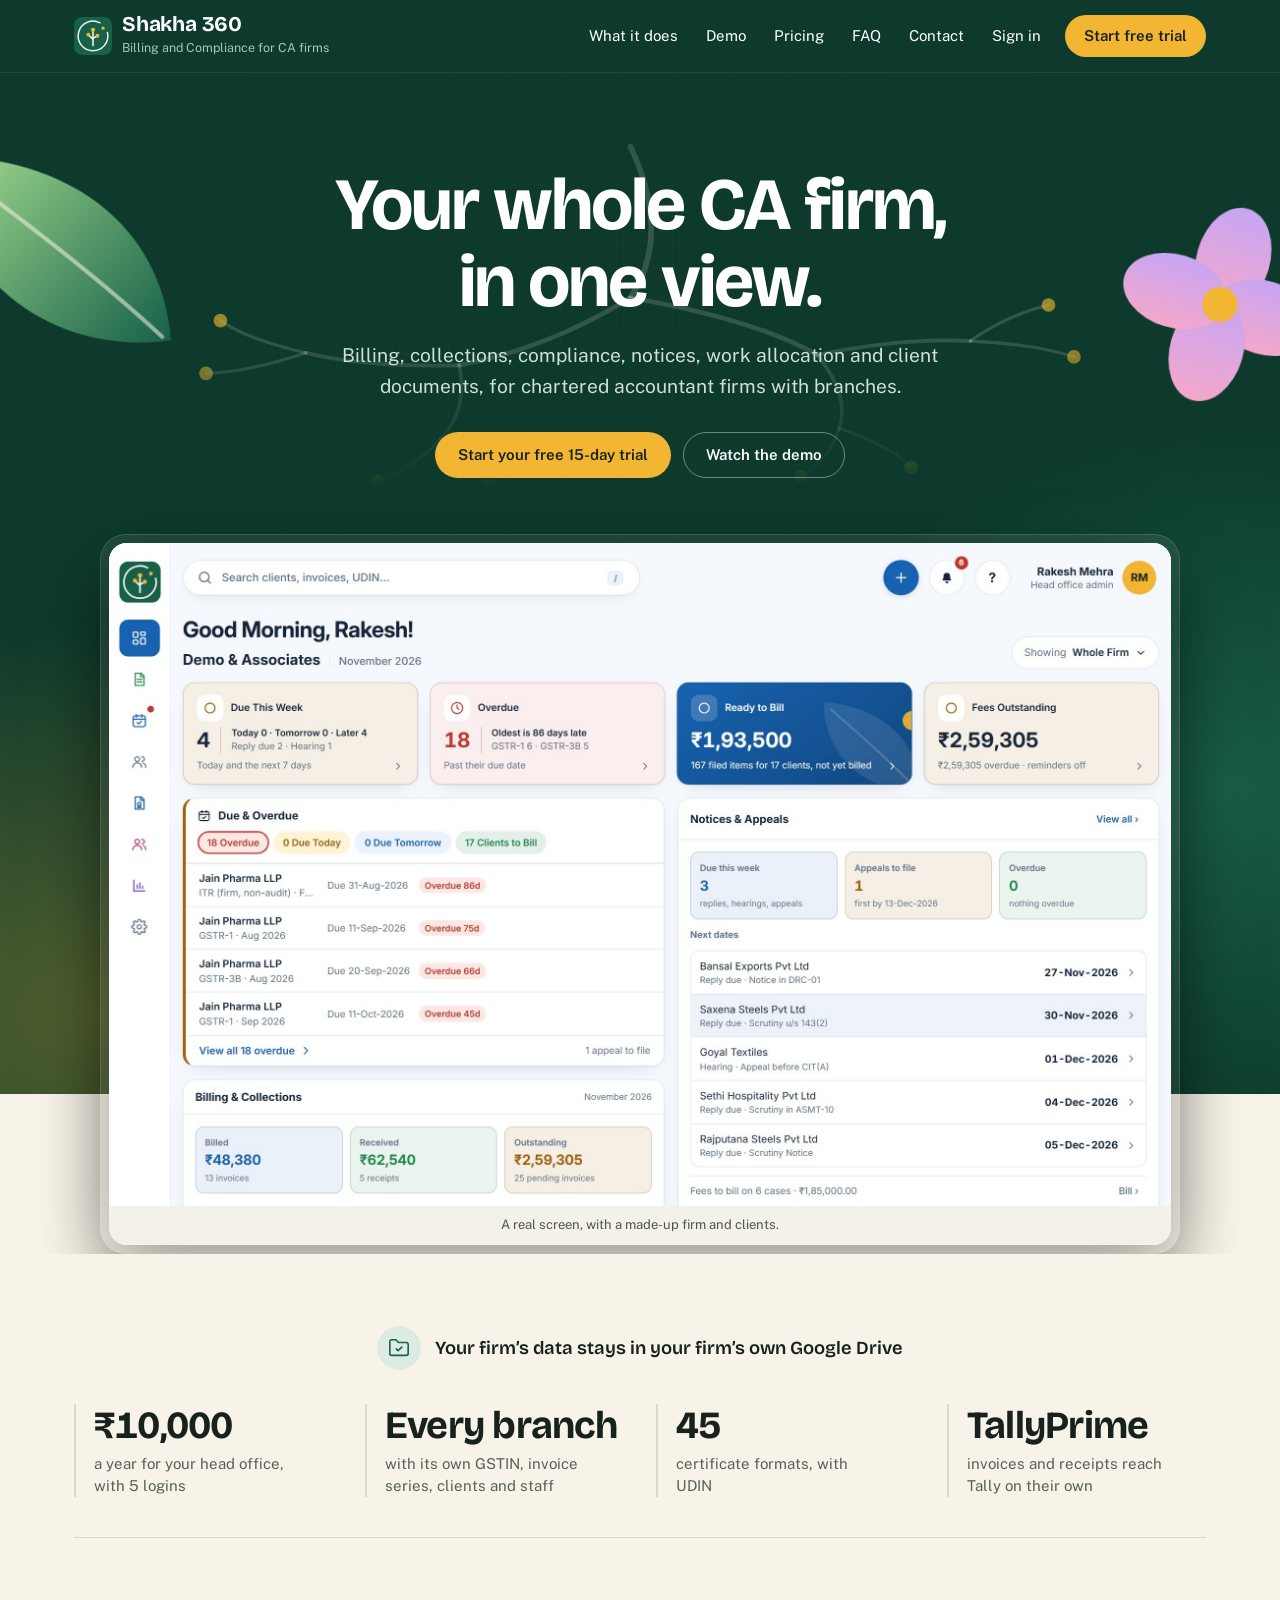
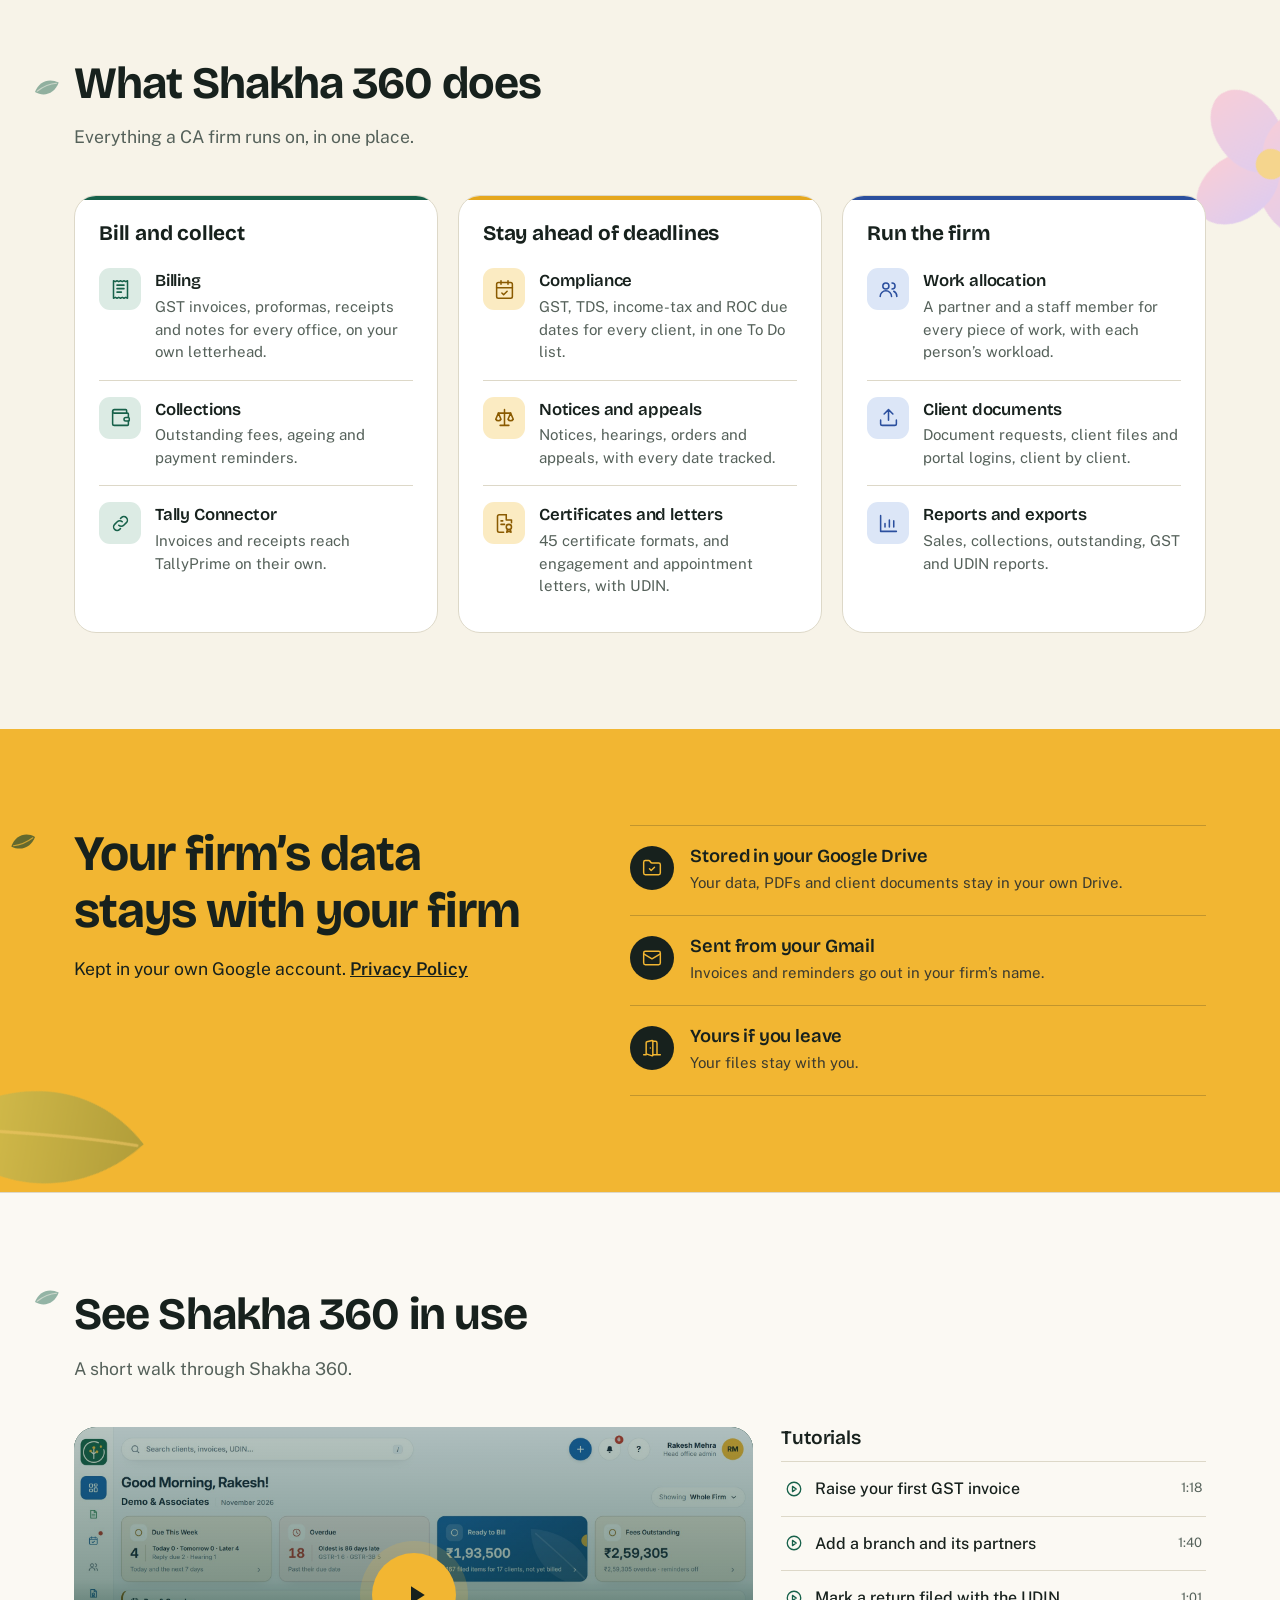
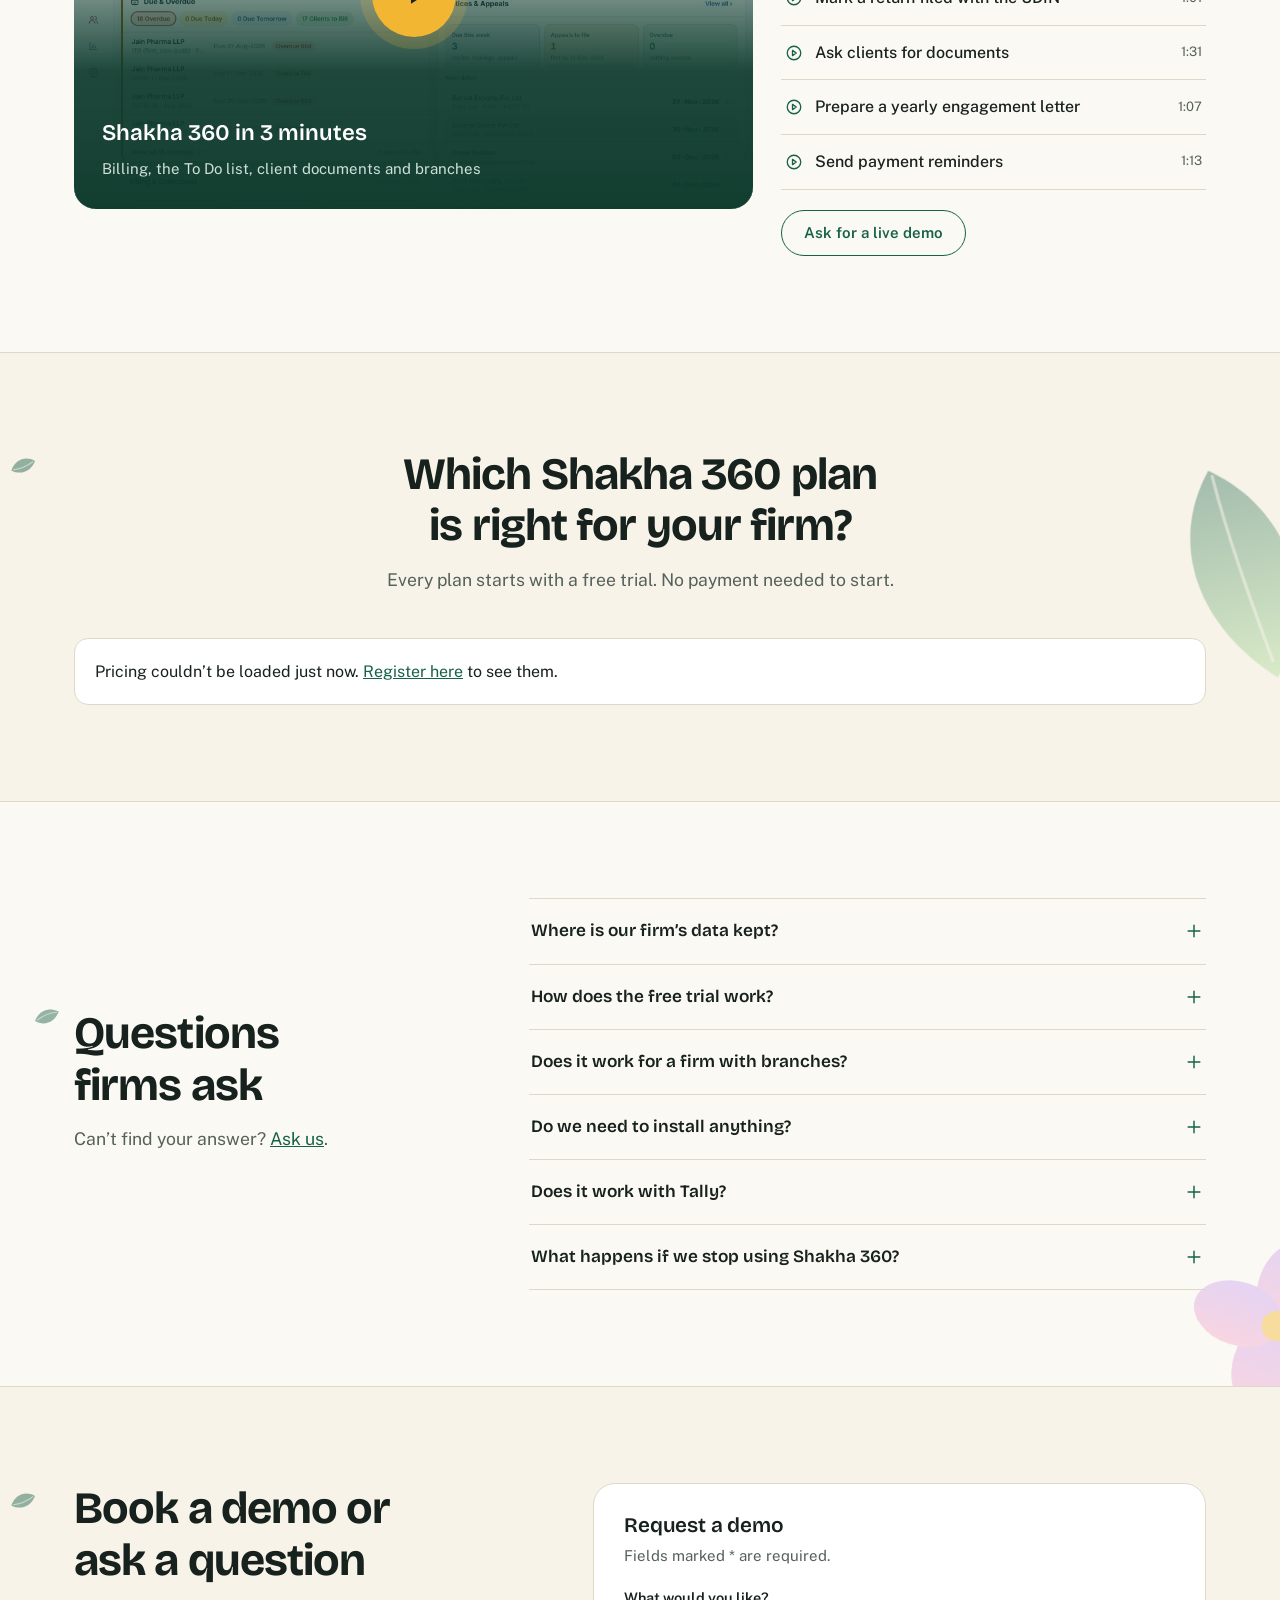
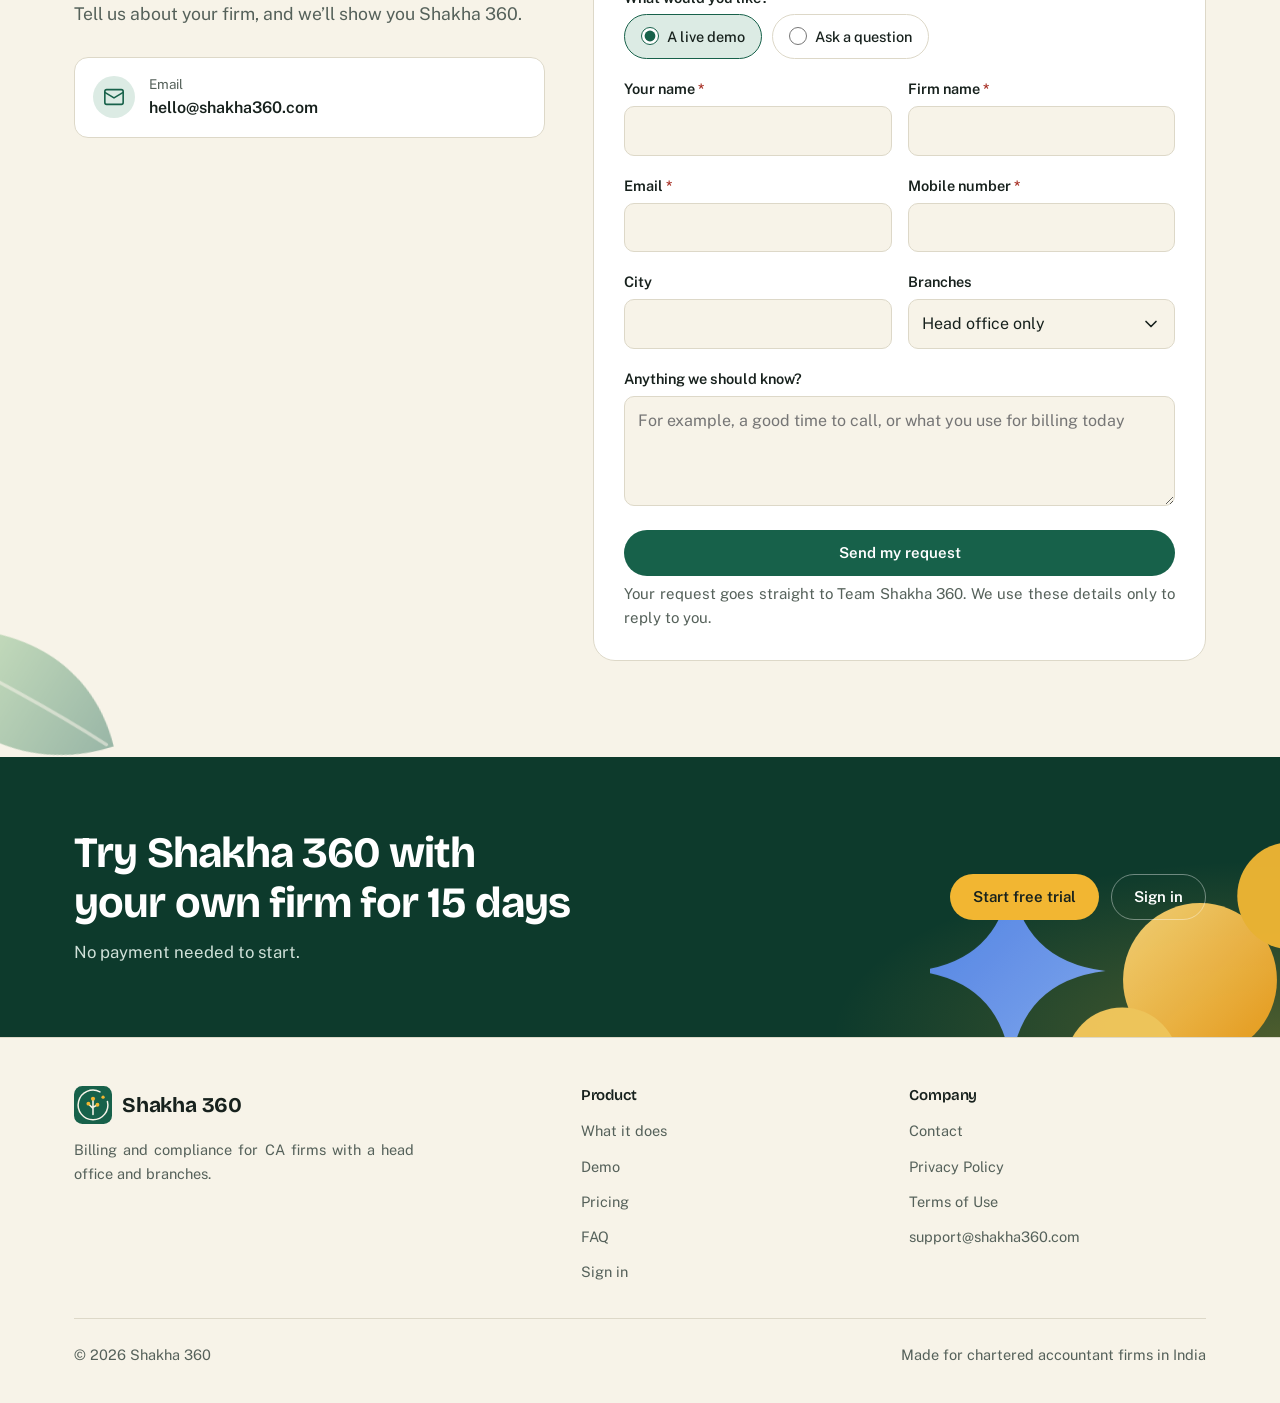
<file: index.html>
<!doctype html><html lang="en"><head><meta charset="utf-8"><meta name="viewport" content="width=device-width,initial-scale=1">
<meta name="referrer" content="strict-origin-when-cross-origin">
<link rel="canonical" href="https://www.shakha360.com/">
<title>Shakha 360 · Billing and Compliance for CA firms</title>
<meta name="description" content="Billing, compliance deadlines, notices, work allocation and client documents for a CA firm with a head office and branches. Free 15-day trial.">
<meta name="theme-color" content="#0D3A2C">
<meta property="og:type" content="website"><meta property="og:site_name" content="Shakha 360"><meta property="og:url" content="https://www.shakha360.com/">
<meta property="og:title" content="Shakha 360 · Billing and Compliance for CA firms"><meta property="og:description" content="Billing, collections, compliance deadlines, notices, work allocation and client documents, for every office of a CA firm. Free trial.">
<meta property="og:image" content="https://www.shakha360.com/shots/share.jpg?v=1127"><meta property="og:image:width" content="1200"><meta property="og:image:height" content="630"><meta property="og:image:alt" content="Shakha 360: your whole firm, in one view, with the dashboard of the app">
<meta name="twitter:card" content="summary_large_image"><meta name="twitter:image" content="https://www.shakha360.com/shots/share.jpg?v=1127">
<link rel="icon" href="shakha360-icon.svg" type="image/svg+xml">
<link rel="preconnect" href="https://fonts.googleapis.com"><link rel="preconnect" href="https://fonts.gstatic.com" crossorigin>
<link rel="stylesheet" href="https://fonts.googleapis.com/css2?family=Bricolage+Grotesque:opsz,wght@12..96,500..700&family=Public+Sans:wght@400;500;600;700&display=swap">
<link rel="stylesheet" href="style.css">
<link rel="stylesheet" href="anim.css?v=1128">
<script>/* motion is used only if this page can run scripts and the visitor has not asked for less of it */
(function(d){try{if(!window.matchMedia||!matchMedia('(prefers-reduced-motion: reduce)').matches){d.documentElement.className+=' sx';
setTimeout(function(){if(!window.sxReady)d.documentElement.classList.remove('sx')},3500)}}catch(e){}})(document);</script>
<style>
/* the one screen at the top: the dashboard only (27 Nov 2026, owner) */
.shotBox{max-width:1120px;margin:0 auto;background:#fff;border-radius:18px;box-shadow:0 30px 70px rgba(0,0,0,.35);overflow:hidden}
.shotPane img{display:block;width:100%;height:auto}.shotNote{text-align:center;color:#4A5650;background:#F4F1E8;font-size:13px;margin:0;padding:9px 12px}
/* what it does: three cards, one for each part of a CA firm's work (27 Nov 2026) */
.does{display:grid;grid-template-columns:repeat(3,minmax(0,1fr));gap:20px;align-items:stretch}
.doesC{background:var(--card);border:1px solid var(--line);border-radius:var(--r-l);padding:26px 24px 18px;display:flex;flex-direction:column;position:relative;overflow:hidden}
.doesC::before{content:"";position:absolute;left:0;right:0;top:0;height:4px;background:var(--gc)}
.c1{--gc:#17614A;--gs:#DCEBE4}.c2{--gc:#E5A71E;--gs:#FBEBC2}.c3{--gc:#2B4F9E;--gs:#DCE6F7}
.doesC h3{font-size:1.3rem;font-weight:700;margin:0 0 6px}
.doesC ul{list-style:none;margin:0;padding:0;display:flex;flex-direction:column}
.doesC li{display:grid;grid-template-columns:auto minmax(0,1fr);gap:14px;padding:16px 0;border-top:1px solid var(--line)}
.doesC li:first-child{border-top:0}
.doesC .modIc{width:42px;height:42px;border-radius:11px;background:var(--gs);color:var(--gc)}
.c2 .modIc{color:#8A5A00}
.doesC .modIc .ico{width:21px;height:21px}
.doesC h4{font:600 1.05rem/1.3 var(--f-d);margin:2px 0 4px}
.doesC p{color:var(--mu);font-size:15px;line-height:1.5}
@media (prefers-color-scheme:dark){.doesC .modIc{color:var(--gc)}.c2 .modIc{color:#8A5A00}.c3 .modIc{color:#2B4F9E}}
@media(max-width:980px){.does{grid-template-columns:1fr}.doesC ul{display:grid;grid-template-columns:repeat(3,minmax(0,1fr));gap:0 24px}.doesC li{border-top:0}}
@media(max-width:720px){.doesC ul{display:flex}.doesC li{border-top:1px solid var(--line)}.doesC li:first-child{border-top:0}}
/* a picture with a few words beside it */
.split{display:grid;grid-template-columns:minmax(0,5fr) minmax(0,7fr);gap:56px;align-items:center}.split.rev .splitText{order:2}
.eyebrow{display:inline-block;background:#F2B632;color:#17211D;font:700 12px/1 var(--f-b);padding:6px 10px;border-radius:99px;margin-bottom:12px}
.ptag{display:block;margin-top:10px;font:600 13px/1.4 var(--f-b);color:var(--mu)}.splitText .ptag{margin:0 0 12px}
.splitText h2{margin-top:0}.splitText>p{margin-top:12px;color:var(--mu)}.ticks{list-style:none;padding:0;margin:18px 0 0}.ticks li{position:relative;padding:0 0 10px 26px;line-height:1.5}.ticks li:before{content:'';position:absolute;left:2px;top:7px;width:12px;height:7px;border-left:2.5px solid #17614A;border-bottom:2.5px solid #17614A;transform:rotate(-45deg)}
.splitShots{position:relative}.browser{margin:0;border-radius:12px;overflow:hidden;box-shadow:0 18px 44px rgba(13,58,44,.2);border:1px solid rgba(23,33,29,.1)}.browser img,.phone img{display:block;width:100%;height:auto}
.phone{position:absolute;right:-14px;bottom:-34px;width:24%;margin:0;border-radius:18px;overflow:hidden;border:5px solid #17211D;box-shadow:0 18px 40px rgba(0,0,0,.3);background:#fff}
@media(max-width:900px){.split{grid-template-columns:1fr;gap:28px}.split.rev .splitText{order:0}.phone{right:6px;bottom:-22px;width:30%}}
@media(max-width:700px){.shape{display:none}}
.heroText>p{text-align:center;hyphens:none}
/* one plan and the calculator */
.one{display:grid;grid-template-columns:minmax(0,1fr) minmax(0,1.1fr);gap:24px;align-items:stretch;max-width:1080px;margin:0 auto}
.calc{background:var(--card);border:1px solid var(--line);border-radius:var(--r-l);padding:24px}.calc h3{margin:0 0 6px;font-size:1.2rem}
.crow{display:flex;gap:16px;align-items:center;justify-content:space-between;padding:14px 0;border-bottom:1px solid var(--line)}.crow>div:first-child{flex:1;display:flex;flex-direction:column;gap:2px;min-width:0}.crow span{color:var(--mu);font-size:14px;line-height:1.45}.crow em{font-style:normal;font-weight:600;color:var(--link);font-size:14px}
.cstep{display:flex;align-items:center;gap:8px;flex:none}.cstep button{width:44px;height:44px;border-radius:12px;border:1.5px solid var(--line);background:var(--bg);font-size:20px;cursor:pointer;color:var(--fg)}.cstep button:hover{border-color:var(--link)}.cstep button:focus-visible{outline:3px solid #F2B632;outline-offset:2px}.cstep output{min-width:26px;text-align:center;font-weight:700;font-size:18px}
.ctot{display:flex;flex-wrap:wrap;align-items:baseline;justify-content:space-between;gap:4px 12px;padding-top:16px}.ctot span{font-weight:600}.ctot b{font:700 2rem/1 var(--f-h,inherit);color:#17211D}.ctot small{flex-basis:100%;color:var(--mu);font-size:14px}.cnote{color:var(--mu);font-size:13px;margin:8px 0 0}
@media(max-width:860px){.one{grid-template-columns:1fr}}.end{overflow:hidden;position:relative}#plansGrid,.cmpw{min-width:0;max-width:100%}.cmpD>summary{cursor:pointer;list-style-position:inside}.cmpD>summary:focus-visible{outline:3px solid #F2B632;outline-offset:3px}
@media(max-width:700px){.cmpD>summary{display:block;list-style:none;text-align:center;border:1.5px solid #17614A;color:#17614A;border-radius:99px;padding:12px 18px;font-size:1rem;min-height:44px;box-sizing:border-box}.cmpD>summary::-webkit-details-marker{display:none}.cmpD[open]>summary{margin-bottom:14px}}.cmpw{overflow-x:auto;position:relative}
.oneCard{display:flex;flex-direction:column}.oneFor{color:var(--mu);margin:6px 0 0}.oneH{font-size:1rem;margin:20px 0 12px;padding-top:18px;border-top:1px solid var(--line)}
.oneCard .ppts{display:grid;grid-template-columns:1fr;gap:11px;margin:0;align-content:start}.oneCard .ppts li{margin:0}
.calcH{display:flex;gap:12px;align-items:center;margin-bottom:6px}.calcH svg{width:34px;height:34px;flex:none;fill:none;stroke:var(--link);stroke-width:1.8;stroke-linecap:round;stroke-linejoin:round}.calcH h3{margin:0;font-size:1.25rem}.calcH p{margin:2px 0 0;color:var(--mu);font-size:14px}
.calc .crow:last-of-type{border-bottom:0}.cbox{background:var(--g-soft);color:var(--fg);border-radius:14px;padding:14px 16px;margin-top:6px}
#c_lines>div{display:flex;justify-content:space-between;gap:12px;padding:4px 0;font-size:15px}#c_lines b{font-weight:600;font-variant-numeric:tabular-nums}
.cbox .ctot{align-items:center;border-top:1px solid var(--line);margin-top:8px;padding-top:12px}.cbox .ctot span{display:flex;flex-direction:column;gap:2px;font-weight:700;font-size:1.05rem}.cbox .ctot small{flex-basis:auto;font-weight:400;font-size:13px;color:var(--mu)}
.cbox .ctot b{background:#F7CB4D;border-radius:999px;padding:8px 18px;font-size:1.5rem;font-variant-numeric:tabular-nums}
.oneCard .ppts{grid-template-columns:1fr 1fr!important;gap:10px 20px!important;margin-top:20px!important;padding-top:20px;border-top:1px solid var(--line)}
.oneBtns{display:flex;flex-wrap:wrap;gap:12px;margin-top:auto;padding-top:26px}
/* the demo form once sent (28 Nov 2026): a Sent badge at the card's top right, and the thank-you in the form's place, where the
   visitor is looking, not under the button */
.form h3{display:flex;align-items:center;justify-content:space-between;gap:12px}
.cBadge{display:inline-flex;align-items:center;gap:6px;padding:6px 12px;border-radius:999px;background:var(--ok-bg);color:var(--ok);font:600 13px/1 var(--f-b);animation:cPop .35s cubic-bezier(.3,1.5,.5,1) both}
.cBadge[hidden],.cThanks[hidden]{display:none}
.cBadge svg{width:14px;height:14px;fill:none;stroke:currentColor;stroke-width:3;stroke-linecap:round;stroke-linejoin:round}
.form.sent>*:not(h3):not(.cThanks){display:none}
.cThanks{display:flex;flex-direction:column;align-items:center;text-align:center;gap:10px;padding:44px 12px 36px;animation:cRise .45s cubic-bezier(.2,.7,.2,1) both}
.cThanks:focus{outline:none}.cThanks:focus-visible{outline:3px solid var(--focus);outline-offset:4px;border-radius:12px}
.cTick{display:grid;place-items:center;width:72px;height:72px;border-radius:50%;background:var(--ok);box-shadow:0 0 0 10px var(--ok-bg);margin-bottom:10px;animation:cPop .5s cubic-bezier(.3,1.5,.5,1) both}
.cTick svg{width:34px;height:34px;fill:none;stroke:var(--card);stroke-width:3;stroke-linecap:round;stroke-linejoin:round;stroke-dasharray:30;stroke-dashoffset:30;animation:cDraw .4s .3s ease-out forwards}
.cThanks h4{font:700 1.5rem/1.2 var(--f-d);letter-spacing:-.015em;margin:0;color:var(--fg);overflow-wrap:anywhere}
.cThanks p{color:var(--mu);max-width:36ch;margin:0;text-align:center;overflow-wrap:anywhere}
.cThanks .btn{margin-top:14px}
@keyframes cPop{from{opacity:0;scale:.5}to{opacity:1;scale:1}}
@keyframes cRise{from{opacity:0;translate:0 12px}to{opacity:1;translate:0 0}}
@keyframes cDraw{to{stroke-dashoffset:0}}
@media (prefers-reduced-motion:reduce){.cBadge,.cThanks,.cTick{animation:none}.cTick svg{animation:none;stroke-dashoffset:0}}
.oneCard .pprice .amt{font-size:clamp(2.6rem,4.4vw,3.4rem);letter-spacing:-.03em}
.one{align-items:stretch}
.one .calc{display:flex;flex-direction:column}
.one .calc .cbox{margin-top:auto}
.calcSub{color:var(--mu);font-size:14.5px;margin:0 0 6px}
.calc .crow{padding:13px 0}
.calc .crow em{font-style:normal;font-weight:600;color:var(--link);font-size:14px;margin-top:2px}
/* the firm, drawn as it grows: one tile for each office and billing firm, one dot for each login */
.cviz{margin:16px 0;padding:16px;border:1px dashed var(--line);border-radius:14px;background:var(--card2)}
.cvizH{display:flex;justify-content:space-between;align-items:baseline;gap:12px;font-size:13px;color:var(--mu);margin-bottom:12px}
.cvizH b{font:600 15px/1.2 var(--f-d);color:var(--fg)}
.cvizT{display:flex;flex-wrap:wrap;gap:8px;min-height:38px}
.ctile{display:inline-flex;align-items:center;gap:7px;padding:8px 12px;border-radius:10px;font:600 13.5px/1 var(--f-b);animation:ctileIn .32s cubic-bezier(.3,1.5,.5,1) both}
.ctile svg{width:15px;height:15px;fill:none;stroke:currentColor;stroke-width:2;stroke-linecap:round;stroke-linejoin:round}
.ctile.ho{background:var(--g);color:#fff}
.ctile.br{background:var(--y-soft);color:#6B4700}
.ctile.bf{background:transparent;color:var(--link);box-shadow:inset 0 0 0 1.5px var(--link)}
.ctile.more{background:transparent;color:var(--mu);padding-left:4px;padding-right:4px}
.cvizL{display:flex;align-items:center;gap:12px;margin-top:14px;padding-top:12px;border-top:1px solid var(--line)}
.cdots{display:flex;flex-wrap:wrap;gap:5px;flex:1;min-width:0}
.cdots i{width:11px;height:11px;border-radius:50%;background:var(--link);animation:ctileIn .28s cubic-bezier(.3,1.5,.5,1) both}
.cdots i.x{background:var(--y)}
.cdots small{font-size:12.5px;color:var(--mu);line-height:11px}
.cvizL b{flex:none;font:600 14px/1 var(--f-b);font-variant-numeric:tabular-nums}
@keyframes ctileIn{from{opacity:0;scale:.6}to{opacity:1;scale:1}}
@media (prefers-reduced-motion:reduce){.ctile,.cdots i{animation:none}}
@media (prefers-color-scheme:dark){.ctile.br{background:#3A2E12;color:#F2C25C}}
/* both amounts in the heading font, as in the draft */
.oneCard .pprice .amt,.cbox .ctot b{font-family:var(--f-d);font-weight:700;letter-spacing:-.02em;font-variant-numeric:normal}
.cbox .ctot b{font-size:1.75rem;line-height:1;padding:10px 20px;color:#17211D}
.calc h3{font-size:1.3rem;margin:0 0 4px}
.calc .crow b{font-weight:600}
.cbox{margin-top:16px}
@media(max-width:700px){.oneCard .ppts{grid-template-columns:1fr!important}.oneBtns .btn{width:100%}}
.startBar{display:flex;align-items:center;justify-content:space-between;gap:20px 28px;flex-wrap:wrap;max-width:1080px;margin:24px auto 0;background:var(--card);border:1px solid var(--line);border-radius:var(--r-l);padding:22px 26px}
.startBar h3{margin:0 0 8px;font-size:1.3rem}.startBar ul{list-style:none;margin:0;padding:0;display:flex;flex-wrap:wrap;gap:6px 22px;color:var(--mu)}.startBar li{display:flex;align-items:center;gap:8px}.startBar li .ic{width:18px;height:18px;flex:none}
.sbBtns{display:flex;gap:12px;flex-wrap:wrap}.btn.line{background:transparent;color:#17614A;border:1.5px solid var(--link)}.btn.line:hover{background:var(--g-soft)}
@media(max-width:700px){.oneCard .ppts{grid-template-columns:1fr}.sbBtns,.sbBtns .btn{width:100%;justify-content:center}}
</style><script type="application/ld+json">
{"@context":"https://schema.org","@graph":[
{"@type":"Organization","@id":"https://www.shakha360.com/#org","name":"Shakha 360",
 "url":"https://www.shakha360.com/","logo":"https://www.shakha360.com/shakha360-icon.svg",
 "email":"hello@shakha360.com","areaServed":"IN",
 "contactPoint":[{"@type":"ContactPoint","contactType":"sales","email":"hello@shakha360.com","areaServed":"IN","availableLanguage":"en"},
                 {"@type":"ContactPoint","contactType":"technical support","email":"support@shakha360.com","areaServed":"IN","availableLanguage":"en"}]},
{"@type":"WebSite","@id":"https://www.shakha360.com/#site","url":"https://www.shakha360.com/",
 "name":"Shakha 360","publisher":{"@id":"https://www.shakha360.com/#org"},"inLanguage":"en-IN"},
{"@type":"SoftwareApplication","name":"Shakha 360","applicationCategory":"BusinessApplication",
 "applicationSubCategory":"Accounting and compliance software for chartered accountants",
 "operatingSystem":"Web browser","url":"https://www.shakha360.com/",
 "publisher":{"@id":"https://www.shakha360.com/#org"},
 "description":"Billing, collections, compliance deadlines, notices and appeals, work allocation and client documents for a CA firm with a head office and branches. The firm's data stays in the firm's own Google Drive.",
 "featureList":["GST invoices, proformas, receipts and credit notes","Outstanding fees, ageing and payment reminders","GST, TDS, income-tax and ROC due dates","Work allocation for partners and staff","Notices, hearings, orders and appeals","Client document requests and client files","45 certificate formats, engagement and appointment letters with UDIN","Reports and exports","Tally Connector for TallyPrime"]}
]}
</script>
</head><body>
<a class="skip" href="#main">Skip to content</a>

<svg width="0" height="0" style="position:absolute" aria-hidden="true">
<symbol id="i-bill" viewBox="0 0 24 24"><path d="M4 2v20l2-1 2 1 2-1 2 1 2-1 2 1 2-1 2 1V2l-2 1-2-1-2 1-2-1-2 1-2-1-2 1Z"/><path d="M8 7h8M8 11h8M8 15h5"/></symbol>
<symbol id="i-wallet" viewBox="0 0 24 24"><path d="M19 7V4a1 1 0 0 0-1-1H5a2 2 0 0 0 0 4h15a1 1 0 0 1 1 1v4h-3a2 2 0 0 0 0 4h3a1 1 0 0 0 1-1v-2a1 1 0 0 0-1-1"/><path d="M3 5v14a2 2 0 0 0 2 2h15a1 1 0 0 0 1-1v-4"/></symbol>
<symbol id="i-cal" viewBox="0 0 24 24"><rect x="3" y="4" width="18" height="18" rx="2"/><path d="M16 2v4M8 2v4M3 10h18"/><path d="m9 16 2 2 4-4"/></symbol>
<symbol id="i-cert" viewBox="0 0 24 24"><path d="M14 2H6a2 2 0 0 0-2 2v16a2 2 0 0 0 2 2h5"/><path d="M14 2v6h6M20 8v3"/><circle cx="17" cy="16" r="3"/><path d="m15.5 18.5-1 3.5 2.5-1.2 2.5 1.2-1-3.5"/><path d="M8 9h2M8 13h4"/></symbol>
<symbol id="i-chart" viewBox="0 0 24 24"><path d="M3 3v18h18"/><path d="M8 16v-4M13 16V8M18 16v-7"/></symbol>
<symbol id="i-upload" viewBox="0 0 24 24"><path d="M21 15v4a2 2 0 0 1-2 2H5a2 2 0 0 1-2-2v-4M17 8l-5-5-5 5M12 3v12"/></symbol>
<symbol id="i-folder" viewBox="0 0 24 24"><path d="M20 20a2 2 0 0 0 2-2V8a2 2 0 0 0-2-2h-7.9a2 2 0 0 1-1.7-.9L9.6 3.9A2 2 0 0 0 7.9 3H4a2 2 0 0 0-2 2v13a2 2 0 0 0 2 2Z"/><path d="m9 13 2 2 4-4"/></symbol>
<symbol id="i-mail" viewBox="0 0 24 24"><rect x="2" y="4" width="20" height="16" rx="2"/><path d="m22 7-10 6L2 7"/></symbol>
<symbol id="i-chat" viewBox="0 0 24 24"><path d="M21 11.5a8.4 8.4 0 0 1-12.3 7.4L3 21l2.1-5.6A8.4 8.4 0 1 1 21 11.5z"/></symbol>
<symbol id="i-door" viewBox="0 0 24 24"><path d="M13 4h3a2 2 0 0 1 2 2v14M2 20h3M13 20h9M10 12v.01"/><path d="M13 4.6v16.2a.6.6 0 0 1-.8.6L5 19V5.6a1 1 0 0 1 .8-1l6.4-1.5a.6.6 0 0 1 .8.6z"/></symbol>
<symbol id="i-team" viewBox="0 0 24 24"><circle cx="9" cy="8" r="3.5"/><path d="M2.5 20a6.5 6.5 0 0 1 13 0"/><path d="M16 4.5a3.5 3.5 0 0 1 0 7M18 14a6.5 6.5 0 0 1 3.5 6"/></symbol>
<symbol id="i-scale" viewBox="0 0 24 24"><path d="M12 3v18M7 21h10M5 7h14"/><path d="m5 7-3 7a3.5 3.5 0 0 0 6 0zM19 7l-3 7a3.5 3.5 0 0 0 6 0z"/></symbol>
<symbol id="i-link" viewBox="0 0 24 24"><path d="M10 14a4 4 0 0 0 5.7 0l3-3a4 4 0 0 0-5.7-5.7l-1 1"/><path d="M14 10a4 4 0 0 0-5.7 0l-3 3A4 4 0 0 0 11 18.7l1-1"/></symbol>
<symbol id="i-arrow" viewBox="0 0 24 24"><path d="M5 12h14M13 6l6 6-6 6"/></symbol><symbol id="i-plus" viewBox="0 0 24 24"><path d="M12 5v14M5 12h14"/></symbol>
<symbol id="i-menu" viewBox="0 0 24 24"><path d="M4 7h16M4 12h16M4 17h16"/></symbol>
<symbol id="i-playc" viewBox="0 0 24 24"><circle cx="12" cy="12" r="9"/><path d="m10 8.5 5 3.5-5 3.5z"/></symbol>
<symbol id="i-logo" viewBox="0 0 512 512"><rect width="512" height="512" rx="112" fill="#17614A"/><path d="M450.1 207.6A200 200 0 1 1 349.9 79.4" fill="none" stroke="#F7F3E8" stroke-width="20" stroke-linecap="round"/><path d="M256 384V172M256 302L200 246M256 288L310 256" fill="none" stroke="#F7F3E8" stroke-width="21" stroke-linecap="round"/><circle cx="256" cy="172" r="28" fill="#F2B632"/><circle cx="194" cy="238" r="26" fill="#F2B632"/><circle cx="316" cy="252" r="26" fill="#F2B632"/><circle cx="391.5" cy="150.1" r="22" fill="#F2B632"/></symbol>
</svg>

<header class="top dark"><div class="wrap">
<a class="brand" href="index.html" aria-label="Shakha 360 home"><svg aria-hidden="true"><use href="#i-logo"/></svg><div><div class="bn">Shakha 360</div><div class="bt">Billing and Compliance for CA firms</div></div></a>
<button class="menuBtn" type="button" aria-expanded="false" aria-controls="nav" aria-label="Menu"><svg class="ico" aria-hidden="true"><use href="#i-menu"/></svg></button>
<nav class="nav" id="nav" aria-label="Main"><a href="#does">What it does</a><a href="#demo">Demo</a><a href="#plans">Pricing</a><a href="#faq">FAQ</a><a href="#contact">Contact</a><a href="app/">Sign in</a><a class="btn sun" href="app/?register=1" data-trial>Start free trial</a></nav>
</div></header>

<main id="main">
<section class="hero" aria-labelledby="heroH">
<span class="shape sL" aria-hidden="true"></span><span class="shape sR" aria-hidden="true"></span>
<div class="wrap">
<div class="heroText">
<h1 id="heroH"><span>Your whole CA firm,</span><span>in one view.</span></h1>
<p>Billing, collections, compliance, notices, work allocation and client documents, for chartered accountant firms with branches.</p>
<div class="heroCta"><a class="btn sun" href="app/?register=1" id="heroBtn" data-trial>Start your free 15-day trial</a><a class="btn onDark" href="#demo">Watch the demo</a></div></div>

<div class="mockWrap"><div class="shotBox"><div class="shotPane"><picture><source media="(max-width:700px)" srcset="shots/phone-dashboard.jpg?v=1043" width="780" height="1688"><img id="shotImg" src="shots/dashboard.jpg?v=1043" width="2160" height="1350" alt="The Shakha 360 dashboard: returns due, overdue returns, fees ready to bill and fees outstanding, for the whole firm"></picture></div>
<p class="shotNote">A real screen, with a made-up firm and clients.</p></div></div>


</div>
</section>

<section class="sec first" aria-label="Shakha 360 at a glance"><div class="wrap">
<div class="facts">
<div class="factLead"><span aria-hidden="true"><svg class="ico" style="width:28px;height:28px"><use href="#i-folder"/></svg></span><p>Your firm’s data stays in your firm’s own Google Drive</p></div>
<div class="fact"><b id="priceFact">₹10,000</b><span id="priceFactS">a year for your head office, with 5 logins</span></div>
<div class="fact" id="brFact"><b>Every branch</b><span>with its own GSTIN, invoice series, clients and staff</span></div>
<div class="fact"><b>45</b><span>certificate formats, with UDIN</span></div>
<div class="fact"><b>TallyPrime</b><span>invoices and receipts reach Tally on their own</span></div>
</div>
</div></section>

<!-- TRIAL: head office and branches. DROPPED on the user's instruction,
     23 Nov 2026. Left here commented out in case it is ever wanted again;
     its styles are in anim.css under "head office and branches" and its
     code is setupOrg() in js/anim.js, both of which simply do nothing
     while this markup stays commented out.
<section class="sec sx-orgSec" aria-labelledby="orgH"><div class="wrap">
<div class="sx-orgHead"><h2 id="orgH">One firm. Every branch.</h2></div>
<div class="sx-org" role="button" tabindex="0" aria-label="How Shakha 360 is set up: a head office, its branches, and the staff logins under each branch. Activate to play the drawing again.">
<svg class="sx-wires" aria-hidden="true" focusable="false" preserveAspectRatio="none"></svg>
<div class="sx-row r1"><span class="sx-node ho"><svg class="ico" aria-hidden="true"><use href="#i-team"/></svg>Head Office</span></div>
<div class="sx-row r2">
<span class="sx-node br"><svg class="ico" aria-hidden="true"><use href="#i-door"/></svg>Branch 1</span>
<span class="sx-node br"><svg class="ico" aria-hidden="true"><use href="#i-door"/></svg>Branch 2</span>
<span class="sx-node br"><svg class="ico" aria-hidden="true"><use href="#i-door"/></svg>Branch 3</span>
</div>
<div class="sx-row r3">
<span class="sx-node st">Staff logins</span>
<span class="sx-node st">Staff logins</span>
<span class="sx-node st">Staff logins</span>
</div>
</div>
<span class="sx-hint">Head office sees every office. Each branch sees its own.</span>
</div></section>
-->

<section class="sec" id="does" aria-labelledby="doesH" style="padding-top:24px"><div class="wrap">
<div class="secHead"><h2 id="doesH">What Shakha 360 does</h2><p>Everything a CA firm runs on, in one place.</p></div>
<div class="does">
<article class="doesC c1"><h3>Bill and collect</h3><ul><li><span class="modIc" aria-hidden="true"><svg class="ico"><use href="#i-bill"/></svg></span><div><h4>Billing</h4><p>GST invoices, proformas, receipts and notes for every office, on your own letterhead.</p></div></li><li><span class="modIc" aria-hidden="true"><svg class="ico"><use href="#i-wallet"/></svg></span><div><h4>Collections</h4><p>Outstanding fees, ageing and payment reminders.</p></div></li><li><span class="modIc" aria-hidden="true"><svg class="ico"><use href="#i-link"/></svg></span><div><h4>Tally Connector</h4><p>Invoices and receipts reach TallyPrime on their own.</p></div></li></ul></article>
<article class="doesC c2"><h3>Stay ahead of deadlines</h3><ul><li><span class="modIc" aria-hidden="true"><svg class="ico"><use href="#i-cal"/></svg></span><div><h4>Compliance</h4><p>GST, TDS, income-tax and ROC due dates for every client, in one To Do list.</p></div></li><li><span class="modIc" aria-hidden="true"><svg class="ico"><use href="#i-scale"/></svg></span><div><h4>Notices and appeals</h4><p>Notices, hearings, orders and appeals, with every date tracked.</p></div></li><li><span class="modIc" aria-hidden="true"><svg class="ico"><use href="#i-cert"/></svg></span><div><h4>Certificates and letters</h4><p>45 certificate formats, and engagement and appointment letters, with UDIN.</p></div></li></ul></article>
<article class="doesC c3"><h3>Run the firm</h3><ul><li><span class="modIc" aria-hidden="true"><svg class="ico"><use href="#i-team"/></svg></span><div><h4>Work allocation</h4><p>A partner and a staff member for every piece of work, with each person’s workload.</p></div></li><li><span class="modIc" aria-hidden="true"><svg class="ico"><use href="#i-upload"/></svg></span><div><h4>Client documents</h4><p>Document requests, client files and portal logins, client by client.</p></div></li><li><span class="modIc" aria-hidden="true"><svg class="ico"><use href="#i-chart"/></svg></span><div><h4>Reports and exports</h4><p>Sales, collections, outstanding, GST and UDIN reports.</p></div></li></ul></article>
</div>
</div></section>

<section class="sec band" aria-labelledby="ownH"><div class="wrap">
<div><h2 id="ownH">Your firm’s data stays with your firm</h2><p class="lead">Kept in your own Google account. <a href="privacy.html">Privacy Policy</a></p></div>
<ul class="own">
<li><span aria-hidden="true"><svg class="ico"><use href="#i-folder"/></svg></span><div><h3>Stored in your Google Drive</h3><p>Your data, PDFs and client documents stay in your own Drive.</p></div></li>
<li><span aria-hidden="true"><svg class="ico"><use href="#i-mail"/></svg></span><div><h3>Sent from your Gmail</h3><p>Invoices and reminders go out in your firm’s name.</p></div></li>
<li><span aria-hidden="true"><svg class="ico"><use href="#i-door"/></svg></span><div><h3>Yours if you leave</h3><p>Your files stay with you.</p></div></li>
</ul>
</div></section>

<section class="sec flowSec" id="demo" aria-labelledby="demoH"><div class="wrap">
<div class="secHead"><h2 id="demoH">See Shakha 360 in use</h2><p>A short walk through Shakha 360.</p></div>
<div class="demo">
<div class="video" id="video"></div>
<div class="tuts"><h3>Tutorials</h3><ul class="tutList" id="tuts"></ul>
<a class="btn line" href="#contact" data-demo>Ask for a live demo</a></div>
</div>
</div></section>

<section class="sec plans" id="plans" aria-labelledby="plansH"><div class="wrap">
<div class="secHead c"><h2 id="plansH">Which Shakha 360 plan is right for your firm?</h2><p class="sub" id="plansNote">Every plan starts with a free trial. No payment needed to start.</p></div>
<div id="plansGrid"><div class="card"><p>Loading plans…</p></div></div>
</div></section>

<section class="sec flowSec" id="faq" aria-labelledby="faqH"><div class="wrap faqGrid">
<div class="secHead"><h2 id="faqH">Questions firms ask</h2><p>Can’t find your answer? <a href="#contact">Ask us</a>.</p></div>
<div class="faq">
<details><summary>Where is our firm’s data kept?<svg class="ico" aria-hidden="true"><use href="#i-plus"/></svg></summary><div class="ans"><p>In your own Google Drive, in a folder your firm owns.</p></div></details>
<details><summary>How does the free trial work?<svg class="ico" aria-hidden="true"><use href="#i-plus"/></svg></summary><div class="ans"><p>Choose a plan and register. You get <span class="tD">15</span> days free, with no payment needed to start.</p></div></details>
<details><summary>Does it work for a firm with branches?<svg class="ico" aria-hidden="true"><use href="#i-plus"/></svg></summary><div class="ans"><p>Yes. Each branch has its own logins, numbering, GSTIN and letterhead, and head office sees the whole firm.</p></div></details>
<details><summary>Do we need to install anything?<svg class="ico" aria-hidden="true"><use href="#i-plus"/></svg></summary><div class="ans"><p>No. It works in the browser on a computer or a phone.</p></div></details>
<details><summary>Does it work with Tally?<svg class="ico" aria-hidden="true"><use href="#i-plus"/></svg></summary><div class="ans"><p>Yes, with the Shakha Tally Connector for TallyPrime.</p></div></details>
<details><summary>What happens if we stop using Shakha 360?<svg class="ico" aria-hidden="true"><use href="#i-plus"/></svg></summary><div class="ans"><p>Your files stay in your Drive.</p></div></details>
</div>
</div></section>

<section class="sec" id="contact" aria-labelledby="contactH"><div class="wrap contact">
<div><div class="secHead" style="margin:0"><h2 id="contactH">Book a demo or ask a question</h2><p>Tell us about your firm, and we’ll show you Shakha 360.</p></div>
<ul class="reach" id="reach">
<li><a href="mailto:hello@shakha360.com"><span aria-hidden="true"><svg class="ico"><use href="#i-mail"/></svg></span><div><small>Email</small><b>hello@shakha360.com</b></div></a></li>
</ul></div>

<form class="form" id="cForm" novalidate>
<h3><span id="cHead">Request a demo</span><span class="cBadge" id="cBadge" hidden><svg viewBox="0 0 24 24" aria-hidden="true"><path d="m5 12.5 4.5 4.5L19 7.5"/></svg>Sent</span></h3><p>Fields marked <span aria-hidden="true">*</span><span class="vh">with an asterisk</span> are required.</p>
<fieldset class="fld"><legend>What would you like?</legend><div class="radios">
<label><input type="radio" name="want" value="A live demo" checked>A live demo</label>
<label><input type="radio" name="want" value="An answer to a question">Ask a question</label></div></fieldset>
<div class="fRow">
<div class="fld"><label for="cName">Your name <i aria-hidden="true">*</i></label><input id="cName" name="name" autocomplete="name" required aria-describedby="cNameE"><span class="err" id="cNameE"></span></div>
<div class="fld"><label for="cFirm">Firm name <i aria-hidden="true">*</i></label><input id="cFirm" name="firm" autocomplete="organization" required aria-describedby="cFirmE"><span class="err" id="cFirmE"></span></div>
</div>
<div class="fRow">
<div class="fld"><label for="cMail">Email <i aria-hidden="true">*</i></label><input id="cMail" name="email" type="email" autocomplete="email" required aria-describedby="cMailE"><span class="err" id="cMailE"></span></div>
<div class="fld"><label for="cTel">Mobile number <i aria-hidden="true">*</i></label><input id="cTel" name="phone" type="tel" autocomplete="tel" inputmode="tel" required aria-describedby="cTelE"><span class="err" id="cTelE"></span></div>
</div>
<div class="fRow">
<div class="fld"><label for="cCity">City</label><input id="cCity" name="city" autocomplete="address-level2"></div>
<div class="fld"><label for="cBr">Branches</label><select id="cBr" name="branches"><option>Head office only</option><option>1 to 2 branches</option><option>3 to 5 branches</option><option>More than 5 branches</option></select></div>
</div>
<div class="fld"><label for="cMsg">Anything we should know?</label><textarea id="cMsg" name="msg" placeholder="For example, a good time to call, or what you use for billing today"></textarea></div>
<div class="vh" aria-hidden="true"><label for="cWeb">Leave this box empty</label><input id="cWeb" name="web" tabindex="-1" autocomplete="off"></div>
<button class="btn" type="submit" id="cSend">Send my request</button>
<p class="fNote">Your request goes straight to Team Shakha 360. We use these details only to reply to you.</p>
<p class="fDone" id="cDone" role="status"></p>
<div class="cThanks" id="cThanks" role="status" tabindex="-1" hidden><span class="cTick" aria-hidden="true"><svg viewBox="0 0 24 24"><path d="m5 12.5 4.5 4.5L19 7.5"/></svg></span><h4 id="cThH"></h4><p id="cThP"></p><button type="button" class="btn line" id="cAgain">Send another request</button></div>
</form>
</div></section>

<section class="end" aria-labelledby="endH"><span class="shape sE" aria-hidden="true"></span><div class="wrap">
<div><h2 id="endH">Try Shakha 360 with your own firm for <span class="tD">15</span> days</h2><p>No payment needed to start.</p></div>
<div class="heroCta"><a class="btn sun" href="app/?register=1" data-trial>Start free trial</a><a class="btn onDark" href="app/">Sign in</a></div>
</div></section>
</main>

<footer class="foot"><div class="wrap">
<div><a class="brand" href="index.html"><svg aria-hidden="true"><use href="#i-logo"/></svg><div><div class="bn">Shakha 360</div></div></a><p>Billing and compliance for CA firms with a head office and branches.</p></div>
<div><h4>Product</h4><ul><li><a href="#does">What it does</a></li><li><a href="#demo">Demo</a></li><li><a href="#plans">Pricing</a></li><li><a href="#faq">FAQ</a></li><li><a href="app/">Sign in</a></li></ul></div>
<div><h4>Company</h4><ul><li><a href="#contact">Contact</a></li><li><a href="privacy.html">Privacy Policy</a></li><li><a href="terms.html">Terms of Use</a></li><li><a href="mailto:support@shakha360.com">support@shakha360.com</a></li></ul></div>
<div class="copy"><span>© 2026 Shakha 360</span><span>Made for chartered accountant firms in India</span></div>
</div></footer>

<script>
/* ---- Settings you can change ---- */
var APP='https://shakha360-327918432563.asia-south1.run.app/exec';
var CONTACT_EMAIL='hello@shakha360.com';
var WHATSAPP='';          /* e.g. '919812345678' (country code, no + or spaces). Leave empty to hide. */
var DEMO_VIDEO='PJOTcPa2bgM';        /* YouTube video ID of the main demo. Leave empty until ready. */
var TUTORIALS=[           /* add a YouTube ID to each one as it is recorded */
 {t:'Raise your first GST invoice',id:'mLc5D3-HuL8',len:'1:18'},
 {t:'Add a branch and its partners',id:'hHl0QsiPlEg',len:'1:40'},
 {t:'Mark a return filed with the UDIN',id:'PMHco6sEf74',len:'1:01'},
 {t:'Ask clients for documents',id:'t_Db41IpkFY',len:'1:31'},
 {t:'Prepare a yearly engagement letter',id:'4obn-gepK0Q',len:'1:07'},
 {t:'Send payment reminders',id:'g4l69yBV1zA',len:'1:13'}];

(function(){
 var e=function(t){var d=document.createElement('div');d.textContent=t==null?'':String(t);return d.innerHTML};
 var $=function(i){return document.getElementById(i)},reduce=window.matchMedia&&matchMedia('(prefers-reduced-motion: reduce)').matches;

 /* mobile menu */
 var mb=document.querySelector('.menuBtn'),nav=$('nav');
 mb.addEventListener('click',function(){var o=nav.classList.toggle('open');mb.setAttribute('aria-expanded',o)});
 nav.addEventListener('click',function(ev){if(ev.target.closest('a')){nav.classList.remove('open');mb.setAttribute('aria-expanded','false')}});
 document.addEventListener('keydown',function(ev){if(ev.key==='Escape'&&nav.classList.contains('open')){nav.classList.remove('open');mb.setAttribute('aria-expanded','false');mb.focus()}});

 /* demo video and tutorials: YouTube loads only after a click */
 var yt=function(id){return 'https://www.youtube-nocookie.com/embed/'+encodeURIComponent(id)+'?autoplay=1&rel=0'};
 var v=$('video');
 if(DEMO_VIDEO){v.innerHTML='<button type="button" class="poster"><span class="play" aria-hidden="true"><svg viewBox="0 0 24 24"><path d="M8 5v14l11-7z"/></svg></span><b>Shakha 360 in 3 minutes</b><small>Billing, the To Do list, client documents and branches</small><span class="vh">Play the demo video</span></button>';
  v.querySelector('button').addEventListener('click',function(){v.innerHTML='<iframe src="'+yt(DEMO_VIDEO)+'" title="Shakha 360 demo video" allow="autoplay; encrypted-media; picture-in-picture" allowfullscreen></iframe>'})}
 else v.innerHTML='<div class="poster static"><span class="play" aria-hidden="true"><svg viewBox="0 0 24 24"><path d="M8 5v14l11-7z"/></svg></span><b>The demo video is on its way</b><small>Until then, we’re happy to show you Shakha 360 live. Ask for a demo below.</small></div>';
 $('tuts').innerHTML=TUTORIALS.map(function(t){return t.id?'<li><a href="https://www.youtube.com/watch?v='+encodeURIComponent(t.id)+'" target="_blank" rel="noopener"><svg class="ico" aria-hidden="true"><use href="#i-playc"/></svg>'+e(t.t)+'<em>'+e(t.len||'Watch')+'</em></a></li>':'<li><span><svg class="ico" aria-hidden="true"><use href="#i-playc"/></svg>'+e(t.t)+'<em>Coming soon</em></span></li>'}).join('');

 /* WhatsApp contact, shown only when a number is set */
 if(WHATSAPP){var li=document.createElement('li');li.innerHTML='<a href="https://wa.me/'+encodeURIComponent(WHATSAPP)+'" target="_blank" rel="noopener"><span aria-hidden="true"><svg class="ico"><use href="#i-chat"/></svg></span><div><small>WhatsApp</small><b>Message us on WhatsApp</b></div></a>';$('reach').appendChild(li)}

 /* contact form: checks the fields, then sends the request to Shakha 360, which emails it to the team (27 Nov 2026). If it can't be sent
    (no connection, or a server from before this change), the visitor is offered their own email app, as before. */
 var f=$('cForm'),done=$('cDone');
 var rules={cName:['Enter your name.'],cFirm:['Enter your firm’s name.'],cMail:['Enter your email address.','Enter an email address like name@firm.com.'],cTel:['Enter your mobile number.','Enter a mobile number with at least 10 digits.']};
 function check(id){var el=$(id),m='';if(!el.value.trim())m=rules[id][0];else if(el.type==='email'&&!/^[^\s@]+@[^\s@]+\.[^\s@]+$/.test(el.value.trim()))m=rules[id][1];else if(el.type==='tel'&&(el.value.replace(/\D/g,'').length<10))m=rules[id][1];
  $(id+'E').textContent=m;if(m)el.setAttribute('aria-invalid','true');else el.removeAttribute('aria-invalid');return !m}
 Object.keys(rules).forEach(function(id){$(id).addEventListener('blur',function(){if($(id).value)check(id)});$(id).addEventListener('input',function(){if($(id).getAttribute('aria-invalid'))check(id)})});
 f.addEventListener('submit',function(ev){ev.preventDefault();done.textContent='';
  var bad=Object.keys(rules).filter(function(id){return !check(id)});if(bad.length){$(bad[0]).focus();return}
  var g=function(n){return (f.elements[n].value||'').trim()},want=f.querySelector('input[name=want]:checked').value;
  var body=['I would like '+want.toLowerCase()+'.','','Name: '+g('name'),'Firm: '+g('firm'),'Email: '+g('email'),'Mobile: '+g('phone'),'City: '+(g('city')||'-'),'Branches: '+g('branches'),'',g('msg')].join('\n');
  var mailto='mailto:'+CONTACT_EMAIL+'?subject='+encodeURIComponent((want==='A live demo'?'Demo request: ':'Question: ')+g('firm'))+'&body='+encodeURIComponent(body);
  var btn=$('cSend'),lbl=btn.textContent;btn.disabled=true;btn.textContent='Sending…';done.className='fDone';
  var say=function(t,link){done.textContent=t;if(link){var a=document.createElement('a');a.href=mailto;a.textContent='Send it from your email app instead';done.appendChild(document.createTextNode(' '));done.appendChild(a)}};
  var end=function(){btn.disabled=false;btn.textContent=lbl};
  fetch(APP,{method:'POST',credentials:'omit',redirect:'follow',cache:'no-store',body:JSON.stringify({site:'enquiry',want:want==='A live demo'?'demo':'question',name:g('name'),firm:g('firm'),email:g('email'),phone:g('phone'),city:g('city'),branches:g('branches'),msg:g('msg'),web:g('web')})})
   .then(function(r){if(!r.ok)throw new Error('HTTP '+r.status);return r.json()})
   .then(function(j){end();if(j&&j.ok===true){var to=g('email'),who=g('name').split(/\s+/)[0];f.reset();$('cBr').dispatchEvent(new Event('change',{bubbles:true}));done.textContent='';
      $('cThH').textContent='Thank you'+(who?', '+who:'')+'.';$('cThP').textContent='Your request has reached Team Shakha 360. We will reply to '+to+'.';$('cHead').textContent=want==='A live demo'?'Demo requested':'Question sent';
      $('cBadge').hidden=false;$('cThanks').hidden=false;f.classList.add('sent');$('cThanks').focus({preventScroll:true});f.scrollIntoView({block:'nearest',behavior:matchMedia('(prefers-reduced-motion:reduce)').matches?'auto':'smooth'});return}
     /* a sentence of Shakha 360's own (a field to put right, or too many requests) is shown as it is; anything else offers the email app */
     done.className='fDone bad';if(j&&j.ok===false&&j.error)say(j.error,/write to/.test(j.error));else say('This could not be sent just now.',true)})
   .catch(function(){end();done.className='fDone bad';say('This could not be sent just now.',true)});
});
 $('cAgain').addEventListener('click',function(){f.classList.remove('sent');$('cThanks').hidden=true;$('cBadge').hidden=true;$('cHead').textContent='Request a demo';$('cName').focus()});
 document.querySelectorAll('[data-demo]').forEach(function(a){a.addEventListener('click',function(){f.querySelector('input[value="A live demo"]').checked=true})});

 /* scroll motion: content rises into place as it enters the screen (skipped for reduced motion) */
 var io=!reduce&&'IntersectionObserver' in window&&new IntersectionObserver(function(es){es.forEach(function(x){if(x.isIntersecting){x.target.classList.add('in');io.unobserve(x.target)}})},{rootMargin:'0px 0px -8% 0px',threshold:.12});
 function reveal(sel){if(!io)return;document.querySelectorAll(sel).forEach(function(el){if(el.classList.contains('rv'))return;
  var i=Array.prototype.indexOf.call(el.parentNode.children,el);el.style.setProperty('--d',(i%4)*80+'ms');el.classList.add('rv');io.observe(el)})}
 reveal('.secHead,.facts>*,.doesC,.band .wrap>div,.own li,.demo>*,.faq details,.contact>*,.end .wrap>*,.foot .wrap>div,.splitText,.splitShots');

 /* plans, loaded live from the Shakha 360 app */
 var g=$('plansGrid'),note=$('plansNote'),rs=function(n){return Math.round(+n||0).toLocaleString('en-IN')};
 var Y='<svg class="ic y" viewBox="0 0 20 20" aria-hidden="true"><circle cx="10" cy="10" r="9"/><path d="M6 10.4l2.7 2.7 5.3-5.6"/></svg>',N='<svg class="ic n" viewBox="0 0 20 20" aria-hidden="true"><circle cx="10" cy="10" r="9"/><path d="M7.2 7.2l5.6 5.6M12.8 7.2l-5.6 5.6"/></svg>';
 var br=function(n){return n<0?'Any number of branches':n===0?'Head office only':'Up to '+n+' branch'+(n===1?'':'es')},lg=function(n){return n<0?'Any number of logins':'Up to '+n+' login'+(n===1?'':'s')};
 /* the server address comes from shakha-config.json, as on the app page; the address above is only used if that file can't be read */
 fetch('shakha-config.json',{cache:'no-store'}).then(function(r){return r.ok?r.json():null}).catch(function(){return null}).then(function(c){if(c&&/^https:\/\//.test(c.api||''))APP=c.api;return fetch(APP+'?plans=1',{credentials:'omit',redirect:'follow',cache:'no-store'})}).then(function(r){return r.json()}).then(function(P){
  if(!P.plans||!P.plans.length){$('plans').hidden=true;return}var F=P.features||[];
  /* one plan (from 10.10.0): one card with everything in it, and a calculator for what a firm adds */
  if(P.one){var p=P.plans[0];document.querySelectorAll('.tD').forEach(function(s){s.textContent=P.trialDays});
   $('heroBtn').textContent=P.autoTrial?'Start your free '+P.trialDays+'-day trial':'Register your firm';
   $('plansH').textContent='One plan. Add only what your firm needs.';note.textContent='';note.hidden=true;var offer=P.offer||F.map(function(f){return f.name});
   $('priceFact').innerHTML='&#8377;'+rs(p.price);$('priceFactS').textContent='a year for your head office, with '+p.logins+' logins';
   /* 27 Nov 2026: the plan on the left with its price and the two buttons, the calculator on the right */
   var add=[['lg','Extra logins','&#8377;'+rs(P.extraPrice)+' a year each','For more partners and staff.'],['br','Branches','&#8377;'+rs(P.branchPrice)+' a year each, with '+P.branchLogins+' logins','Another office with its own GSTIN, invoice series, clients and staff.'],['bf','Billing firms','&#8377;'+rs(P.bfPrice)+' a year each','Bill some work from another firm, such as a family firm.']];
   var go=P.autoTrial?'Start free trial':'Register your firm';
   g.innerHTML='<div class="one"><div class="pcard oneCard"><div class="pname">'+e(p.name)+'</div><div class="pprice"><span class="amt">&#8377;'+rs(p.price)+'</span><span class="per"> a year</span></div>'+(p.disc?'<div class="pmrp"><s>&#8377;'+rs(p.mrp)+'</s> <span class="off">'+p.disc+'% off</span></div>':'')+
    '<p class="oneFor">For your head office, with '+p.logins+' logins.'+(P.autoTrial?' '+P.trialDays+' days free, no payment to start.':'')+'</p><ul class="ppts">'+offer.map(function(x){return '<li>'+Y+'<span>'+e(x)+'</span></li>'}).join('')+'</ul>'+
    '<div class="oneBtns"><a class="btn sun" href="app/?register=1">'+go+'</a><a class="btn line" id="c_buy" href="app/?register=1&buy=1">Subscribe now</a></div></div>'+
    '<div class="calc"><h3>Fee calculator</h3><p class="calcSub">Set it to the size of your firm.</p>'+add.map(function(a){return '<div class="crow"><div><b>'+a[1]+'</b><span>'+a[3]+'</span><em>'+a[2]+'</em></div><div class="cstep" role="group" aria-label="'+a[1]+'"><button type="button" data-c="'+a[0]+'" data-d="-1" aria-label="One fewer">&minus;</button><output id="c_'+a[0]+'">0</output><button type="button" data-c="'+a[0]+'" data-d="1" aria-label="One more">+</button></div></div>'}).join('')+
    '<div class="cviz" aria-hidden="true"><div class="cvizH"><b>Your firm at this size</b><span id="c_off"></span></div><div class="cvizT" id="c_tiles"></div><div class="cvizL"><div class="cdots" id="c_dots"></div><b id="c_lgn"></b></div></div>'+
    '<div class="cbox" aria-live="polite"><div id="c_lines"></div><div class="ctot"><span>Total a year<small id="c_sum"></small></span><b id="c_tot">&#8377;'+rs(p.price)+'</b></div></div></div></div>';
   var I_HO='<svg viewBox="0 0 24 24" aria-hidden="true"><path d="M4 21V5a1 1 0 0 1 1-1h9a1 1 0 0 1 1 1v16M15 10h4a1 1 0 0 1 1 1v10M2 21h20M8 8h3M8 12h3M8 16h3"/></svg>',I_BF='<svg viewBox="0 0 24 24" aria-hidden="true"><path d="M6 3h9l4 4v14H6zM14 3v5h5M9 13h6M9 17h4"/></svg>';
   var was={lg:-1,br:-1,bf:-1};
   var n={lg:0,br:0,bf:0},calc=function(){var t=p.price+n.lg*P.extraPrice+n.br*P.branchPrice+n.bf*P.bfPrice;$('c_tot').innerHTML='&#8377;'+rs(t);var ln=function(a,b){return '<div><span>'+a+'</span><b>&#8377;'+rs(b)+'</b></div>'};
    $('c_lines').innerHTML=ln('The plan, '+p.logins+' logins',p.price)+(n.lg?ln('Extra logins ('+n.lg+' &times; &#8377;'+rs(P.extraPrice)+')',n.lg*P.extraPrice):'')+(n.br?ln('Branches ('+n.br+' &times; &#8377;'+rs(P.branchPrice)+')',n.br*P.branchPrice):'')+(n.bf?ln('Billing firms ('+n.bf+' &times; &#8377;'+rs(P.bfPrice)+')',n.bf*P.bfPrice):'');
    Object.keys(n).forEach(function(k){$('c_'+k).textContent=n[k]});
    var l=p.logins+n.lg+n.br*P.branchLogins;$('c_sum').textContent=l+' login'+(l===1?'':'s')+(n.br?', '+(n.br+1)+' offices':', head office')+(n.bf?', '+n.bf+' billing firm'+(n.bf===1?'':'s'):'');$('c_buy').href='app/?register=1&buy=1&calc='+n.lg+'-'+n.br+'-'+n.bf;
    /* the picture: only what was just added pops in; the rest stays still */
    var still=' style="animation:none"',tiles='<span class="ctile ho"'+still+'>'+I_HO+'Head office</span>',i,MAXT=4;
    for(i=1;i<=Math.min(n.br,MAXT);i++)tiles+='<span class="ctile br"'+(i>was.br&&was.br>=0?'':still)+'>'+I_HO+'Branch '+i+'</span>';
    if(n.br>MAXT)tiles+='<span class="ctile more"'+still+'>+'+(n.br-MAXT)+' more</span>';
    for(i=1;i<=Math.min(n.bf,2);i++)tiles+='<span class="ctile bf"'+(i>was.bf&&was.bf>=0?'':still)+'>'+I_BF+'Billing firm '+i+'</span>';
    if(n.bf>2)tiles+='<span class="ctile more"'+still+'>+'+(n.bf-2)+' more</span>';
    $('c_tiles').innerHTML=tiles;$('c_off').textContent=(n.br+1)+' office'+(n.br?'s':'')+(n.bf?' \u00b7 '+n.bf+' billing firm'+(n.bf===1?'':'s'):'');
    var wl=was.lg<0?l:p.logins+was.lg+was.br*P.branchLogins,dots='',MAXD=36;for(i=1;i<=Math.min(l,MAXD);i++)dots+='<i'+(i>p.logins?' class="x"':'')+(i>wl?'':still)+'></i>';
    if(l>MAXD)dots+='<small>+'+(l-MAXD)+'</small>';$('c_dots').innerHTML=dots;$('c_lgn').textContent=l+' logins';was={lg:n.lg,br:n.br,bf:n.bf}};
   g.addEventListener('click',function(ev){var b=ev.target.closest('[data-c]');if(!b)return;var k=b.dataset.c;n[k]=Math.max(0,Math.min(50,n[k]+(+b.dataset.d)));calc()});calc();reveal('.oneCard,.calc');
   return}
  note.innerHTML=e(P.autoTrial?'Every plan starts with a free '+P.trialDays+'-day trial. No payment needed to start.':'Register and choose a plan; your free '+P.trialDays+'-day trial starts once your firm is approved.')+'<span class="noteX">Logins cover partners, staff and branches. Each partner has their own.</span>'+(P.extraPrice?'<span class="noteX">Extra logins on any plan: ₹'+rs(P.extraPrice)+' a year each.</span>':'');
  var till=P.offerTill&&/^\d{4}-\d{2}-\d{2}$/.test(P.offerTill)?new Date(P.offerTill+'T00:00:00').toLocaleDateString('en-IN',{day:'numeric',month:'short',year:'numeric'}):'';
  document.querySelectorAll('.tD').forEach(function(s){s.textContent=P.trialDays});
  $('heroBtn').textContent=P.autoTrial?'Start your free '+P.trialDays+'-day trial':'Register your firm';
  if(!P.autoTrial)document.querySelectorAll('[data-trial]').forEach(function(a){if(a.id!=='heroBtn')a.textContent='Register your firm'});
  var cards=P.plans.map(function(p){var has=function(f){return !p.features||p.features[f.id]!==false};
   return '<div class="pcard"><div class="pname">'+e(p.name)+'</div><div class="pprice"><span class="amt">&#8377;'+rs(p.price)+'</span><span class="per"> / year</span></div>'+
    '<div class="pmrp">'+(p.disc?'<s>&#8377;'+rs(p.mrp)+'</s> <span class="off">'+p.disc+'% off</span>':'&nbsp;')+'</div>'+(p.disc&&till?'<div class="ptill">Offer valid till '+e(till)+'</div>':'')+(p.desc?'<p class="pdesc">'+e(p.desc)+'</p>':'')+
    '<ul class="ppts"><li>'+Y+br(p.branches)+'</li><li>'+Y+lg(p.logins)+'</li>'+F.map(function(f){return '<li class="'+(has(f)?'':'no')+'">'+(has(f)?Y:N)+'<span>'+(has(f)?'':'<span class="vh">Not included: </span>')+e(f.name)+'</span></li>'}).join('')+'</ul>'+
    '<a class="btn" href="app/?register=1&plan='+encodeURIComponent(p.id)+'">'+(P.autoTrial?'Start free trial':'Choose '+e(p.name))+'</a></div>'}).join('');
  var row=function(l,f){return '<tr><th scope="row">'+l+'</th>'+P.plans.map(function(p){return '<td>'+f(p)+'</td>'}).join('')+'</tr>'};
  var yes=Y+'<span class="vh">Included</span>',no=N+'<span class="vh">Not included</span>';
  var cmp='<details class="cmpD"'+(window.matchMedia&&matchMedia('(max-width:700px)').matches?'':' open')+'><summary class="cmph">Compare plans</summary><div class="cmpw"><table class="cmp"><thead><tr><th><span class="vh">Feature</span></th>'+P.plans.map(function(p){return '<th scope="col">'+e(p.name)+'</th>'}).join('')+'</tr></thead><tbody>'+
   row('Price a year',function(p){return '<b>&#8377;'+rs(p.price)+'</b>'})+row('Branches',function(p){return p.branches<0?'Any number':p.branches===0?'Head office only':'Up to '+p.branches})+row('Logins',function(p){return p.logins<0?'Any number':'Up to '+p.logins})+
   F.map(function(f){return row(e(f.name),function(p){return (!p.features||p.features[f.id]!==false)?yes:no})}).join('')+'</tbody></table></div></details>';
  g.innerHTML='<div class="pcards">'+cards+'</div>'+cmp;reveal('.pcard,.cmpD');
  /* which plans include a feature, and the branch fact, from the same live plan list */
  var nm=function(p){return String(p.name||'').replace(/^Shakha 360\s+/,'')},inc=function(id){return P.plans.filter(function(p){return id==='branches'?+p.branches!==0:!p.features||p.features[id]!==false})};
  var and=function(a){return a.length<2?a.join(''):a.slice(0,-1).join(', ')+' and '+a[a.length-1]};
  var any=P.plans.filter(function(p){return +p.branches<0}),most=P.plans.reduce(function(m,p){return +p.branches>(m?+m.branches:0)?p:m},null);
  if(any.length)$('brFact').innerHTML='<b>Any</b><span>number of branches on '+e(and(any.map(nm)))+', each with its own GSTIN</span>';
  else if(most)$('brFact').innerHTML='<b>'+(+most.branches)+'</b><span>branches on '+e(nm(most))+', each with its own GSTIN</span>';
 }).catch(function(){g.innerHTML='<div class="card"><p>Pricing couldn’t be loaded just now. <a href="app/?register=1">Register here</a> to see them.</p></div>'});
})();
</script>
<script src="js/gsap.min.js" defer></script>
<script src="js/ScrollTrigger.min.js" defer></script>
<script src="js/anim.js?v=1128" defer></script>
</body></html>
</file>
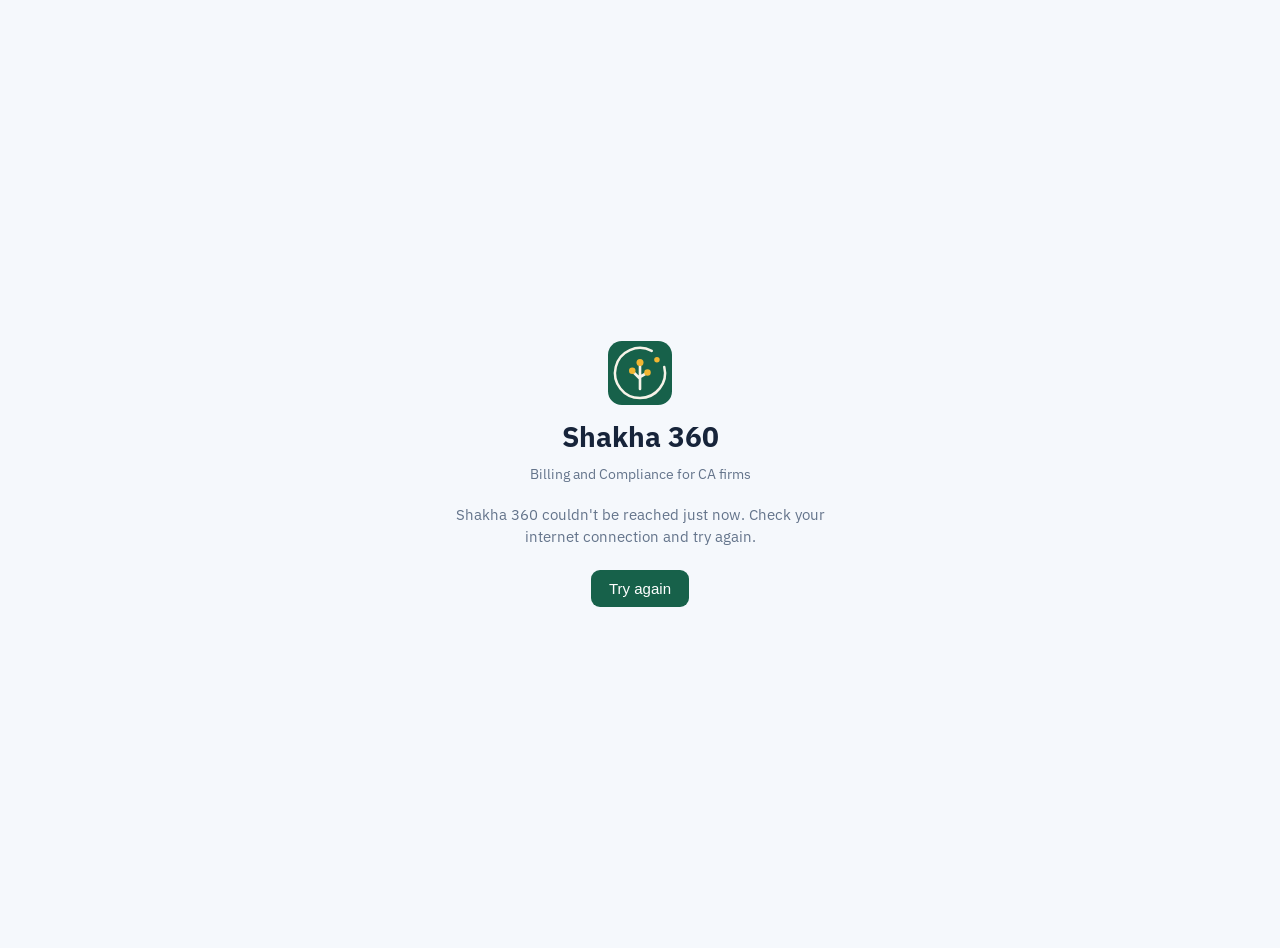
<file: app/index.html>
<!doctype html>
<html lang="en">
<head>
<meta charset="utf-8">
<meta name="viewport" content="width=device-width, initial-scale=1, viewport-fit=cover">
<meta name="mobile-web-app-capable" content="yes">
<meta name="theme-color" content="#17614A">
<meta name="robots" content="noindex">
<title>Shakha 360 · Billing and Compliance for CA firms</title>
<link rel="icon" href="../shakha360-icon.svg" type="image/svg+xml">
<link rel="preconnect" href="https://fonts.gstatic.com" crossorigin>
<link rel="stylesheet" href="https://fonts.googleapis.com/css2?family=Bricolage+Grotesque:opsz,wght@12..96,600;12..96,700&family=IBM+Plex+Sans:wght@400;500;600&family=Noto+Sans:wght@400;600;700&display=swap">
<style>
/* 10.37.2: this screen looks exactly like the app's own opening screen, so the switch from one to the other can't be seen */
:root{--bg:#F5F8FC;--fg:#17243A;--mu:#64748B}
@media (prefers-color-scheme:dark){:root{--bg:#0E1420;--fg:#E6ECF5;--mu:#9AA8BC}}
html,body{margin:0;height:100%;background:var(--bg);color:var(--fg);font-family:"IBM Plex Sans",system-ui,-apple-system,"Segoe UI",sans-serif}
body{padding:24px 0}
.boot{min-height:100vh;min-height:100dvh;display:flex;flex-direction:column;align-items:center;justify-content:center;gap:6px;padding:16px;box-sizing:border-box;text-align:center}
.boot svg{width:64px;height:64px;margin-bottom:6px}
.boot b{font-size:28px;font-weight:700;line-height:1.45}
.boot .tag{font-size:14px;color:var(--mu);line-height:1.45}
.dots{display:flex;gap:6px;margin-top:14px}
.dots i{width:7px;height:7px;border-radius:50%;opacity:.4}
.dots i:nth-child(1){background:#17614A}.dots i:nth-child(2){background:#F2B632}.dots i:nth-child(3){background:#EE8FB5}
@media (prefers-reduced-motion:no-preference){.dots i{animation:lkDots 1.1s infinite}}
@keyframes lkDots{0%,80%,100%{transform:scale(.6);opacity:.4}40%{transform:scale(1);opacity:1}}
#msg{margin:14px 0 0;color:var(--mu);font-size:14.5px;max-width:420px;line-height:1.5}
#msg:empty{display:none}
.btn{display:inline-block;background:#17614A;color:#fff;border:0;border-radius:9px;padding:10px 18px;font-size:15px;cursor:pointer;text-decoration:none}
</style>
</head>
<body>
<div class="boot" id="boot" role="status" aria-label="Opening Shakha 360">
  <svg viewBox="0 0 120 120" aria-hidden="true"><rect width="120" height="120" rx="26" fill="#17614A"/><g transform="scale(.234375)"><path d="M450.1 207.6A200 200 0 1 1 349.9 79.4" fill="none" stroke="#F7F3E8" stroke-width="20" stroke-linecap="round"/><path d="M256 384V172M256 302L200 246M256 288L310 256" fill="none" stroke="#F7F3E8" stroke-width="21" stroke-linecap="round"/><circle cx="256" cy="172" r="28" fill="#F2B632"/><circle cx="194" cy="238" r="26" fill="#F2B632"/><circle cx="316" cy="252" r="26" fill="#F2B632"/><circle cx="391.5" cy="150.1" r="22" fill="#F2B632"/></g></svg>
  <b>Shakha 360</b>
  <div class="tag">Billing and Compliance for CA firms</div>
  <div class="dots" id="bar"><i></i><i></i><i></i></div>
  <p id="msg"></p>
</div>
<script>
/* 10.5: Shakha opens only as its own page, never inside another site's frame */
if (window.top !== window.self) { try { window.top.location = window.location.href; } catch (e) { document.documentElement.innerHTML = ''; } }
/* Shakha 360's web app address (Deploy → Manage deployments → Web app URL, ending in /exec).
   The screens come from there, so a new version reaches this page as soon as it is made live from the console. */
var SHAKHA_APP = 'https://shakha360-327918432563.asia-south1.run.app/exec';
(function () {
  var q = new URLSearchParams(location.search), keep = 'shakha_page';
  /* 8.7: the server address comes from shakha-config.json beside this site, so a new server needs no change here or in the phone app */
  var cfgReady = fetch(new URL('../shakha-config.json', location.href).href, { cache: 'no-store' }).then(function (r) { return r.ok ? r.json() : null; }).then(function (c) { if (c && /^https:\/\//.test(c.api || '')) SHAKHA_APP = c.api; }).catch(function () { });
  function getJson(u) { return fetch(u, { credentials: 'omit', redirect: 'follow', cache: 'no-store' }).then(function (r) { if (!r.ok) throw new Error('HTTP ' + r.status); return r.json(); }); }
  function getText(u) { return fetch(u, { credentials: 'omit', redirect: 'follow', cache: 'no-store' }).then(function (r) { if (!r.ok) throw new Error('HTTP ' + r.status); return r.text(); }); }
  function fail() {
    document.getElementById('bar').style.display = 'none';
    document.getElementById('msg').innerHTML = 'Shakha 360 couldn\'t be reached just now. Check your internet connection and try again.<br><br><button class="btn" onclick="location.reload()">Try again</button>';
  }
  function start(exec, w, html) {
    var boot = '<script>window.SHAKHA_EXEC=' + JSON.stringify(exec) + ';window.SHAKHA_SITE=' + JSON.stringify(new URL('../', location.href).href) + ';window.SHAKHA_Q=' + JSON.stringify(w.q || {}).replace(/</g, '\\u003c') + ';' +
      /* on the sign-in and sign-up screens the Shakha 360 logo goes back to the website's home page */
      'document.addEventListener("click",function(e){var b=e.target.closest&&e.target.closest(".auth-brand");if(b&&!window.ShakhaAndroid){e.preventDefault();location.href=' + JSON.stringify(new URL('../', location.href).href) + '}});' +
      '<\/script><style>.auth-brand{cursor:pointer}</style>' +
      /* 10.20: the screens carry no tab icon of their own, so the Shakha 360 logo goes in with them (else Chrome shows a globe) */
      '<link rel="icon" href="' + new URL('../shakha360-icon.svg', location.href).href + '" type="image/svg+xml">';
    html = /<head[^>]*>/i.test(html) ? html.replace(/<head[^>]*>/i, function (m) { return m + boot; }) : boot + html;
    document.open(); document.write(html); document.close();
  }
  var args = q.toString();
  /* the preview address (Releases) runs the version being tested, from its own deployment */
  var where = cfgReady.then(function () { return q.get('preview') === '1'
    ? getJson(SHAKHA_APP + '?app=where').then(function (w) { var ex = w.preview || SHAKHA_APP; return getJson(ex + '?app=where&' + args).then(function (w2) { return [ex, w2]; }); })
    : getJson(SHAKHA_APP + '?app=where&' + args).then(function (w) { return [SHAKHA_APP, w]; }); });
  where.then(function (x) {
    var exec = x[0], w = x[1], key = exec + '|' + w.build, saved = null;
    /* the version written inside the screens themselves; a saved copy is used only when it is the version the web app runs */
    function built(h) { var m = /<meta name="shakha-build" content="([^"]+)"/.exec((h || '').slice(0, 4000)); return m ? m[1] : ''; }
    try { saved = JSON.parse(localStorage.getItem(keep) || 'null'); } catch (e) { }
    if (saved && saved.k === key && saved.h && built(saved.h) === w.build) return start(exec, w, saved.h);
    try { localStorage.removeItem(keep); } catch (e) { }
    /* just after a release Google can still hand out the old screens for a moment: ask again a few times before using them */
    function page(n) {
      return getText(exec + '?app=page&v=' + encodeURIComponent(w.build) + '&t=' + Date.now()).then(function (h) {
        if (!/SHAKHA VERSION|<!doctype html/i.test(h.slice(0, 2000))) throw new Error('Not the Shakha 360 page');
        var b = built(h);
        if (b && b !== w.build && n > 0) return new Promise(function (ok) { setTimeout(ok, 1500); }).then(function () { return page(n - 1); });
        if (b === w.build) { try { localStorage.setItem(keep, JSON.stringify({ k: key, h: h })); } catch (e) { try { localStorage.removeItem(keep); } catch (e2) { } } }
        start(exec, w, h);
      });
    }
    return page(3);
  }).catch(function (e) { console.warn(e); fail(); });
})();
</script>
</body>
</html>
</file>
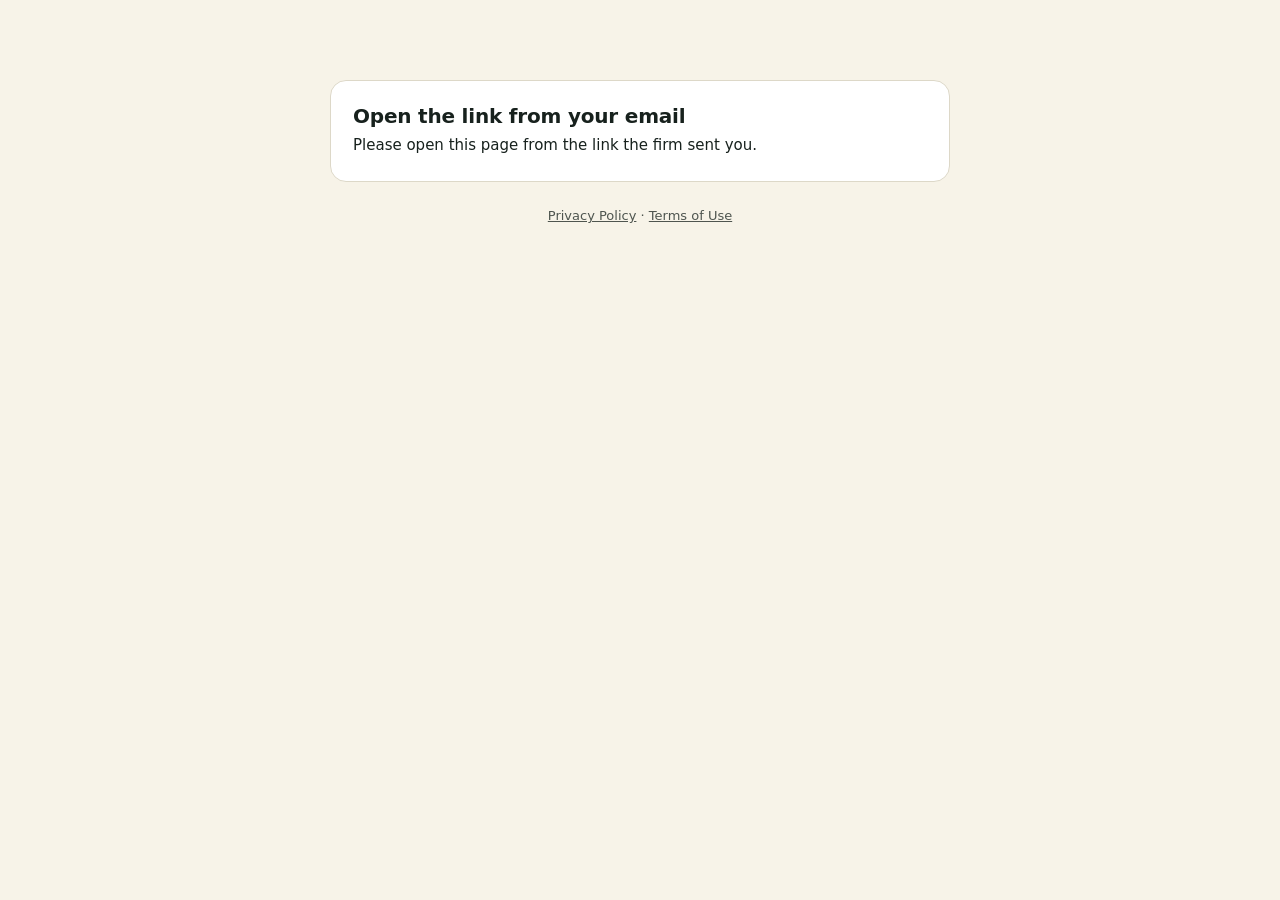
<file: accept.html>
<!doctype html><html lang="en"><head><meta charset="utf-8">
<!-- 22 Nov 2026 security: page rules (what this page may load and talk to) and a guard so it can't be shown inside another site's frame -->
<meta http-equiv="Content-Security-Policy" content="default-src 'self'; script-src 'self' 'unsafe-inline'; style-src 'self' 'unsafe-inline' https://fonts.googleapis.com; font-src 'self' data: https://fonts.gstatic.com; img-src 'self' data: blob: https:; connect-src 'self' https://shakha360-327918432563.asia-south1.run.app https://*.run.app https://*.shakha360.com https://script.google.com https://script.googleusercontent.com; object-src 'none'; base-uri 'self'; form-action 'self'; frame-src 'none'">
<script>if (window.top !== window.self) { document.documentElement.style.display = 'none'; try { window.top.location.replace(window.location.href); } catch (e) { } }</script>
<meta name="viewport" content="width=device-width,initial-scale=1"><meta name="robots" content="noindex"><meta name="referrer" content="no-referrer"><title>Accept engagement letter</title><link rel="icon" href="shakha360-icon.svg" type="image/svg+xml"><link rel="stylesheet" href="style.css">
<style>
.cx{max-width:620px;margin:24px auto;background:var(--card);color:var(--fg);border:1px solid var(--line);border-radius:16px;padding:24px 22px;box-sizing:border-box}
.cx h1{font-size:20px;margin:0 0 6px}.cx h2{font-size:16px;margin:18px 0 6px}.cx p{font-size:15px;line-height:1.55}.mu{font-size:13px;color:var(--mu)}
.rw{display:grid;grid-template-columns:150px 1fr;gap:4px 12px;font-size:14px;margin:10px 0}.rw b{font-weight:600}.rw span{overflow-wrap:anywhere}
.fl{margin:10px 0}.fl label{display:block;font-size:13px;font-weight:600;margin-bottom:4px}.fl input{width:100%;box-sizing:border-box;font-size:16px;padding:9px 10px;border:1px solid var(--line);border-radius:8px;background:var(--card);color:var(--fg)}
.bt{display:inline-block;font:inherit;font-size:15px;font-weight:700;background:#17614A;color:#fff;border:0;border-radius:8px;padding:10px 18px;cursor:pointer;margin:6px 8px 6px 0}.bt.sec{background:transparent;color:#17614A;border:1px solid #17614A}.bt[disabled]{opacity:.5;cursor:default}
.ln{font-size:13px;margin-top:6px;overflow-wrap:anywhere}.ln.bad{color:#B3261E}.ln.ok{color:#17614A}
.ok-box{border:1px solid #17614A;border-left:5px solid #17614A;border-radius:8px;padding:12px 14px;margin:12px 0}
.spin{width:28px;height:28px;border:3px solid var(--line);border-top-color:#17614A;border-radius:50%;animation:r .9s linear infinite;margin:8px 0 14px}@keyframes r{to{transform:rotate(360deg)}}
.code{font-size:22px;letter-spacing:6px;text-align:center}
@media(max-width:600px){.cx{margin:12px 0;padding:20px 16px}.rw{grid-template-columns:1fr}}
/* code boxes: a copy of src/c-codebox.css (10.34.0) */
/* ===== 10.34.0: code boxes (c-codebox.js). Colours from the page's own tokens, so light and dark both work. ===== */
.cb-stage{--cb-g:#128A5B;--cb-gbg:#E3F1EA;--cb-bad:#B3261E;--cb-badbg:#FCEDEB;position:relative;width:100%;transition:height .4s cubic-bezier(.2,.8,.2,1)}
@media (prefers-color-scheme:dark){:root:not([data-theme="light"]) .cb-stage{--cb-g:#3FB984;--cb-gbg:rgba(63,185,132,.16);--cb-bad:#F28B82;--cb-badbg:rgba(242,139,130,.14)}}
:root[data-theme="dark"] .cb-stage{--cb-g:#3FB984;--cb-gbg:rgba(63,185,132,.16);--cb-bad:#F28B82;--cb-badbg:rgba(242,139,130,.14)}
#auth .cb-stage{--cb-g:#128A5B;--cb-gbg:#E3F1EA;--cb-bad:#B3261E;--cb-badbg:#FCEDEB}
.cb-stage input.cb-in{position:absolute!important;inset:0!important;z-index:2;width:100%!important;max-width:none!important;height:100%!important;min-height:0!important;margin:0!important;padding:0!important;border:0!important;border-radius:0!important;box-shadow:none!important;background:transparent!important;color:transparent!important;-webkit-text-fill-color:transparent;caret-color:transparent;letter-spacing:0!important;font-size:16px!important;outline:none!important;cursor:text;opacity:1}
.cb-stage input.cb-in::selection{background:transparent}
.cb-bx{position:absolute;left:0;top:0;width:var(--cb-s);height:var(--cb-s);transition:transform .42s cubic-bezier(.2,.8,.2,1),opacity .3s}
.cb-bi{width:100%;height:100%;box-sizing:border-box;display:grid;place-items:center;border:1.5px solid var(--line,#DCE1DF);border-radius:12px;background:var(--surface,var(--card,#fff));color:var(--fg,#1F2A30);font:600 calc(var(--cb-s) * .44)/1 var(--f-mono,ui-monospace,Consolas,monospace);font-variant-numeric:tabular-nums;transition:border-color .2s,background-color .25s,box-shadow .25s,color .2s}
.cb-bx.has .cb-bi{border-color:color-mix(in srgb,var(--fg,#1F2A30) 38%,transparent)}
.cb-bx.on .cb-bi{border-color:var(--cb-g);box-shadow:0 0 0 4px color-mix(in srgb,var(--cb-g) 18%,transparent)}
.cb-bx.pop .cb-bi span{display:inline-block;animation:cbPop .2s ease-out}
@keyframes cbPop{from{transform:scale(.6);opacity:.2}to{transform:none;opacity:1}}
.cb-stage.float .cb-bi{box-shadow:0 12px 26px rgba(1,84,67,.18);animation:cbFloat 1.3s ease-in-out infinite alternate}
.cb-stage.float .cb-bx:nth-of-type(2n) .cb-bi{animation-delay:-.45s}.cb-stage.float .cb-bx:nth-of-type(3n) .cb-bi{animation-delay:-.9s}
@keyframes cbFloat{from{transform:translateY(-3px)}to{transform:translateY(3px)}}
.cb-stage.pulse .cb-bi{animation:cbPulse .8s ease-in-out infinite alternate}
@keyframes cbPulse{to{border-color:var(--cb-g);box-shadow:0 0 0 4px color-mix(in srgb,var(--cb-g) 16%,transparent)}}
.cb-stage.good .cb-bi{border-color:var(--cb-g);background:var(--cb-gbg);color:var(--cb-g);box-shadow:0 0 0 4px color-mix(in srgb,var(--cb-g) 14%,transparent)}
.cb-stage.bad .cb-bi{border-color:var(--cb-bad);background:var(--cb-badbg);color:var(--cb-bad)}
.cb-stage.shake .cb-bi{animation:cbShake .42s}
@keyframes cbShake{20%{transform:translateX(-7px)}40%{transform:translateX(6px)}60%{transform:translateX(-4px)}80%{transform:translateX(2px)}}
.cb-links{position:absolute;inset:0;width:100%;height:100%;overflow:visible;pointer-events:none;transition:opacity .3s}
.cb-links line{stroke:var(--cb-g);stroke-width:3;stroke-linecap:round;filter:drop-shadow(0 0 5px color-mix(in srgb,var(--cb-g) 70%,transparent));transition:stroke-dashoffset .45s ease-out}
.cb-tile{position:absolute;left:50%;top:50%;width:calc(var(--cb-s) * 1.35);height:calc(var(--cb-s) * 1.35);margin:calc(var(--cb-s) * -.675) 0 0 calc(var(--cb-s) * -.675);border-radius:16px;background:var(--cb-g);display:grid;place-items:center;opacity:0;transform:scale(.4);transition:transform .45s cubic-bezier(.3,1.6,.5,1),opacity .2s;box-shadow:0 14px 30px color-mix(in srgb,var(--cb-g) 35%,transparent);pointer-events:none}
.cb-tile svg{width:52%;height:52%}
.cb-tile path{fill:none;stroke:#fff;stroke-width:3.2;stroke-linecap:round;stroke-linejoin:round;stroke-dasharray:30;stroke-dashoffset:30;transition:stroke-dashoffset .35s .15s ease-out}
.cb-tile.on{opacity:1;transform:none}.cb-tile.on path{stroke-dashoffset:0}
@media (prefers-reduced-motion:reduce){.cb-stage,.cb-stage *{animation:none!important;transition:none!important}.cb-tile.on path{stroke-dashoffset:0}}
.dialog [data-cberr]{text-align:left;margin-top:8px}
/* end of the code boxes copy */
</style></head><body>
<main class="wrap docMain" id="main"><div class="cx" id="box" aria-live="polite"><h1>Opening the letter</h1><div class="spin"></div></div><p style="text-align:center;font-size:13px;opacity:.75;margin:18px 0 8px"><a href="privacy.html" target="_blank" rel="noopener" style="color:inherit">Privacy Policy</a> · <a href="terms.html" target="_blank" rel="noopener" style="color:inherit">Terms of Use</a></p></main>
<!-- code boxes: a copy of src/c-codebox.js (10.34.0) -->
<script>
(function () {
/* ===== 10.34.0: code boxes =====
   Every box where a code from an email is typed (and the 8-letter code of Sign In a Computer) is drawn as one box for each character.
   The real input stays on top of the boxes, unseen: paste, the phone's "code from email" suggestion, Backspace and screen readers work
   as before, and every screen still reads the input's value as it always did.
   Checking and the answer animate: the full show (the boxes scatter, settle in two rows, are joined by lines and fold into a tick) only
   when signing in on a device that has not signed in before; a short fold into a tick everywhere else; nothing moves with reduce motion.
   website/accept.html carries a copy of this file (the client's Accept Letter page is not part of the app). */
const CB_SEL='input[autocomplete="one-time-code"],input[data-codebox]';
const CB_MAP=new WeakMap();
function cbReduce(){try{return matchMedia("(prefers-reduced-motion: reduce)").matches}catch(e){return false}}
/* a device that has not signed in before (set by finishLogin after the first sign-in) */
function cbNewDevice(){try{return localStorage.getItem("bb_signed")!=="1"}catch(e){return false}}
function cbSleep(ms){return new Promise(r=>setTimeout(r,cbReduce()?Math.min(ms,60):ms))}
function cbOf(inp){return inp?(CB_MAP.get(inp)||codeBox(inp)):null}
function codeBox(inp){
  if(CB_MAP.has(inp))return CB_MAP.get(inp);
  const pair=inp.dataset.codebox==="pair",n=+inp.dataset.n||(pair||inp.maxLength===8?8:6),split=n===8;
  const clean=v=>(pair?String(v||"").toUpperCase().replace(/[^A-Z0-9]/g,""):String(v||"").replace(/\D/g,"")).slice(0,n);
  const NS="http://www.w3.org/2000/svg",st=document.createElement("div");st.className="cb-stage"+(pair?" cb-pair":"");
  inp.parentNode.insertBefore(st,inp);
  const links=document.createElementNS(NS,"svg");links.setAttribute("class","cb-links");links.setAttribute("aria-hidden","true");st.appendChild(links);
  const bx=[];for(let i=0;i<n;i++){const b=document.createElement("div");b.className="cb-bx";b.setAttribute("aria-hidden","true");b.innerHTML='<div class="cb-bi"><span></span></div>';st.appendChild(b);bx.push(b)}
  const tile=document.createElement("div");tile.className="cb-tile";tile.setAttribute("aria-hidden","true");tile.innerHTML='<svg viewBox="0 0 24 24"><path d="M5 12.5l4.5 4.5L19 7.5"/></svg>';st.appendChild(tile);
  st.appendChild(inp);inp.classList.add("cb-in");if(pair)inp.setAttribute("inputmode","text");
  let geo=null,phase="typing",last=0,full=false,H=0;
  const measure=()=>{const W=st.clientWidth||st.parentNode.clientWidth||300,gap=W<340?6:10,extra=split?(W<340?8:14):0;
    const s=Math.max(28,Math.min(Math.floor((W-(n-1)*gap-extra)/n),split?50:58));st.style.setProperty("--cb-s",s+"px");geo={W,s,gap,extra}};
  const rowH=()=>geo.s+8,bigH=()=>Math.round(geo.s*2.6+24);
  const rowPos=()=>{const g=geo,tw=n*g.s+(n-1)*g.gap+g.extra,x0=Math.max(0,(g.W-tw)/2);return bx.map((b,i)=>({x:x0+i*(g.s+g.gap)+(split&&i>=n/2?g.extra:0),y:4,r:0,k:1}))};
  const gridPos=h=>{const g=geo,c=n/2,gx=Math.round(g.s*.62),gy=Math.round(g.s*.58),tw=c*g.s+(c-1)*gx,th=2*g.s+gy,x0=(g.W-tw)/2,y0=(h-th)/2;return bx.map((b,i)=>({x:x0+(i%c)*(g.s+gx),y:y0+Math.floor(i/c)*(g.s+gy),r:0,k:1}))};
  const scatter=h=>{const g=geo;return gridPos(h).map(p=>({x:Math.max(0,Math.min(g.W-g.s,p.x+(Math.random()-.5)*g.s*1.7)),y:Math.max(0,Math.min(h-g.s,p.y+(Math.random()-.5)*g.s)),r:(Math.random()-.5)*38,k:1.05}))};
  const put=ps=>bx.forEach((b,i)=>{const p=ps[i];b.style.transform=`translate(${p.x}px,${p.y}px) rotate(${p.r}deg) scale(${p.k})`;b.style.opacity=""});
  const draw=()=>{const v=inp.value;bx.forEach((b,i)=>{const d=v.charAt(i);b.firstChild.firstChild.textContent=d;b.classList.toggle("has",!!d);
      b.classList.toggle("on",phase==="typing"&&!inp.disabled&&i===Math.min(v.length,n-1)&&document.activeElement===inp);
      if(d&&i>=last){b.classList.remove("pop");void b.offsetWidth;b.classList.add("pop")}});last=v.length};
  const row=()=>{measure();H=rowH();st.style.height=H+"px";put(rowPos())};
  const merge=h=>{const g=geo,cx=g.W/2-g.s/2,cy=h/2-g.s/2;bx.forEach(b=>{b.style.transform=`translate(${cx}px,${cy}px) scale(.55)`;b.style.opacity="0"});links.style.opacity="0"};
  const lines=(ps,h)=>{const g=geo,cx=g.W/2,cy=h/2;links.innerHTML="";links.style.opacity="";
    ps.forEach(p=>{const l=document.createElementNS(NS,"line"),x1=p.x+g.s/2,y1=p.y+g.s/2,len=Math.hypot(cx-x1,cy-y1);
      l.setAttribute("x1",x1);l.setAttribute("y1",y1);l.setAttribute("x2",cx);l.setAttribute("y2",cy);l.style.strokeDasharray=len;l.style.strokeDashoffset=len;links.appendChild(l)});
    void links.getBoundingClientRect();links.querySelectorAll("line").forEach(l=>{l.style.strokeDashoffset=0})};
  inp.value=clean(inp.value);let autoT=0,had=inp.value.length;
  inp.addEventListener("input",()=>{const v=clean(inp.value);if(inp.value!==v)inp.value=v;const typed=v.length-had===1;had=v.length;if(phase!=="typing")return;st.classList.remove("bad");draw();
    /* the sign-in screens send the code by themselves when the last digit is typed. A code that arrives all at once (pasted, or the
       phone's "code from email" suggestion) waits for Sign in as before, so a click on Sign in never meets a card that has moved on. */
    clearTimeout(autoT);
    if(v.length===n&&typed&&inp.dataset.auto==="1")autoT=setTimeout(()=>{const f=inp.closest("form");if(!f||!inp.isConnected||phase!=="typing"||inp.value.length!==n||f.dataset.busy)return;
      if(f.requestSubmit)f.requestSubmit();else{const s=f.querySelector('button[type="submit"]');if(s)s.click()}},300)});
  inp.addEventListener("focus",draw);inp.addEventListener("blur",draw);
  let rz=0;window.addEventListener("resize",()=>{clearTimeout(rz);rz=setTimeout(()=>{if(st.isConnected&&phase==="typing")row()},120)});
  row();draw();
  if(document.fonts&&document.fonts.ready)document.fonts.ready.then(()=>{if(st.isConnected&&phase==="typing")row()});
  const api={n,input:inp,el:st,
    /* checking: the boxes scatter (full) or glow (short) until ok() or bad() */
    busy(o){if(phase==="checking")return;full=!!(o&&o.full)&&!cbReduce();phase="checking";inp.readOnly=true;draw();
      if(full){measure();H=bigH();st.style.height=H+"px";st.classList.add("float");put(scatter(H))}else st.classList.add("pulse")},
    /* the code was right: fold into a tick; resolves when the tick is drawn */
    async ok(){if(phase==="done")return;st.classList.remove("pulse");
      if(full){const gp=gridPos(H);st.classList.remove("float");put(gp);await cbSleep(420);st.classList.add("good");lines(gp,H);await cbSleep(600);merge(H);await cbSleep(340)}
      else{st.classList.add("good");await cbSleep(260);H=Math.round(geo.s*1.6);st.style.height=H+"px";merge(H);await cbSleep(280)}
      tile.classList.add("on");phase="done";await cbSleep(500)},
    /* the code was wrong: back in a row, a red shake, emptied and ready again */
    async bad(){st.classList.remove("pulse");if(full){st.classList.remove("float");row();await cbSleep(420)}
      st.classList.add("bad","shake");await cbSleep(450);st.classList.remove("shake");inp.value="";last=0;had=0;inp.readOnly=false;phase="typing";full=false;draw();
      if(!inp.disabled)try{inp.focus({preventScroll:true})}catch(e){}},
    /* back to typing without an animation (a check that could not be made) */
    reset(){st.classList.remove("pulse","float","good","shake");phase="typing";inp.readOnly=false;full=false;row();draw()}};
  CB_MAP.set(inp,api);return api}
/* every code input gets its boxes as soon as it is drawn, wherever it is (sign-in, dialogs, My Account, the Tally Connector) */
{let cbQ=false;const cbScan=()=>{cbQ=false;document.querySelectorAll(CB_SEL).forEach(i=>{if(!CB_MAP.has(i)&&i.isConnected&&i.parentNode)codeBox(i)})};
  new MutationObserver(()=>{if(!cbQ){cbQ=true;requestAnimationFrame(cbScan)}}).observe(document.documentElement,{childList:true,subtree:true})}
window.cbOf = cbOf;
})();
</script>
<!-- end of the code boxes copy -->
<script>
/* Shakha 360 web app address (the same one as connect.html and upload.html) */
var APP = 'https://shakha360-327918432563.asia-south1.run.app/exec';
/* 10.29.0: opened from a test server on this computer, the page talks to that server, never to the live one */
if (/^(localhost|127\.0\.0\.1)$/.test(location.hostname)) APP = location.origin + '/exec';
var APP_READY = fetch('shakha-config.json', { cache: 'no-store' }).then(function (r) { return r.ok ? r.json() : null; }).then(function (c) { if (c && /^https:\/\//.test(c.api || '') && !/^(localhost|127\.0\.0\.1)$/.test(location.hostname)) APP = c.api; }).catch(function () { });
(function () {
  var q = new URLSearchParams(location.search), K = { f: q.get('f') || '', d: q.get('d') || '', t: q.get('t') || '' };
  var box = document.getElementById('box'), info = null, pdfUrl = '';
  /* everything shown here is set as text, never as page code */
  function el(tag, cls, txt) { var e = document.createElement(tag); if (cls) e.className = cls; if (txt != null) e.textContent = txt; return e; }
  function fail(t, m) { box.textContent = ''; box.appendChild(el('h1', '', t)); box.appendChild(el('p', '', m)); }
  function post(o) { var b = {}; for (var k in K) b[k] = K[k]; for (var j in o) b[j] = o[j];
    return APP_READY.then(function () { return fetch(window.SHAKHA_APP || APP, { method: 'POST', credentials: 'omit', redirect: 'follow', cache: 'no-store', body: JSON.stringify(b) }); }).then(function (r) { if (!r.ok) throw new Error('HTTP ' + r.status); return r.json(); }); }
  function row(host, k, v) { if (!v) return; host.appendChild(el('b', '', k)); host.appendChild(el('span', '', v)); }
  function field(host, id, label, val, ph) { var d = el('div', 'fl'), l = el('label', '', label), i = el('input'); l.htmlFor = id; i.id = id; i.value = val || ''; if (ph) i.placeholder = ph; i.autocomplete = 'off'; d.appendChild(l); d.appendChild(i); host.appendChild(d); return i; }
  function openPdf(btn, note) {
    if (pdfUrl) { window.open(pdfUrl, '_blank'); return; }
    btn.disabled = true; note.textContent = 'Getting the letter…'; note.className = 'ln';
    post({ ac: 'pdf' }).then(function (j) { btn.disabled = false; if (!j.ok) { note.textContent = j.error || 'Please try again.'; note.className = 'ln bad'; return; }
      var bin = atob(j.base64), u = new Uint8Array(bin.length); for (var i = 0; i < bin.length; i++) u[i] = bin.charCodeAt(i);
      pdfUrl = URL.createObjectURL(new Blob([u], { type: 'application/pdf' })); note.textContent = ''; btn.textContent = 'Open the letter again';
      var a = el('a', 'bt sec', 'Download the letter'); a.href = pdfUrl; a.download = j.name || 'Engagement letter.pdf'; btn.after(a); window.open(pdfUrl, '_blank');
    }, function () { btn.disabled = false; note.textContent = 'Shakha 360 couldn\'t be reached just now. Please try again.'; note.className = 'ln bad'; });
  }
  function done(o) {
    document.title = (info.title || 'Engagement Letter') + ' Accepted · ' + info.firm; box.textContent = '';
    /* the copy read before accepting is dropped: the letter opened from here is the signed and accepted one */
    if (pdfUrl) { try { URL.revokeObjectURL(pdfUrl); } catch (e) {} pdfUrl = ''; }
    box.appendChild(el('h1', '', 'Thank you. The letter is accepted.'));
    var b = el('div', 'ok-box'); var r = el('div', 'rw'); row(r, 'Letter', (info.title || 'Engagement Letter') + ', FY ' + (info.fyPlain || info.fy) + ', dated ' + info.date); row(r, 'Firm', info.firm + (info.office ? ', ' + info.office : '')); row(r, 'Client', info.client);
    row(r, 'Accepted by', (o.name || info.name) + (o.designation || info.designation ? ', ' + (o.designation || info.designation) : '')); row(r, 'On', o.at || info.at); row(r, 'Reference', o.ref || info.ref); row(r, 'SHA-256 of the letter', info.hash); b.appendChild(r); box.appendChild(b);
    box.appendChild(el('p', 'mu', o.mailed === false ? 'The confirmation email could not be sent just now; the firm has the acceptance on record.' : 'A confirmation with the letter attached has been emailed to ' + info.to + ' and to the firm. Keep it with the letter. The SHA-256 above lets anyone check that the letter has not changed.'));
    var btn = el('button', 'bt sec', 'Open the accepted letter'), note = el('div', 'ln'); btn.type = 'button'; btn.onclick = function () { openPdf(btn, note); }; box.appendChild(btn); box.appendChild(note);
  }
  function draw(o) {
    info = o; document.title = 'Accept ' + (o.title || 'Engagement Letter') + ' · ' + o.firm;
    if (o.status === 'accepted') return done({});
    box.textContent = '';
    box.appendChild(el('h1', '', (o.title || 'Engagement Letter') + ' for FY ' + (o.fyPlain || o.fy)));
    box.appendChild(el('p', '', o.firm + (o.office ? ', ' + o.office : '') + ' asks ' + o.client + ' to read and accept its ' + (o.what || 'engagement letter') + ' dated ' + o.date + ', which sets out the scope of its work, the responsibilities of each side and its fees.'));
    var btn = el('button', 'bt', 'Read the letter (PDF)'), note = el('div', 'ln'); btn.type = 'button'; btn.onclick = function () { openPdf(btn, note); }; box.appendChild(btn); box.appendChild(note);
    box.appendChild(el('h2', '', 'Accept the letter'));
    box.appendChild(el('p', 'mu', 'Type your details, ask for a code, and type the code from your email. Accepting here has the same effect as signing and returning the letter.'));
    var nm = field(box, 'nm', 'Your name', '', 'As it should appear on the letter');
    var ds = o.individual ? null : field(box, 'ds', 'Your designation', o.desig || '', 'Director, Partner, Proprietor…');
    var idn = o.idLabel ? field(box, 'idn', 'Your ' + o.idLabel + ' (optional)', '', '8 digits') : null;
    var p = el('p', 'mu', 'A 6-digit code will be emailed to ' + o.to + ', the address the firm has for you.'); box.appendChild(p);
    var cb = el('button', 'bt sec', 'Email me the code'), cn = el('div', 'ln'); cb.type = 'button'; box.appendChild(cb); box.appendChild(cn);
    var cd = field(box, 'cd', 'Code from the email', '', '6 digits'); cd.inputMode = 'numeric'; cd.maxLength = 6; cd.className = 'code'; cd.autocomplete = 'one-time-code';
    var ab = el('button', 'bt', 'Accept the letter'), an = el('div', 'ln'); ab.type = 'button'; box.appendChild(ab); box.appendChild(an);
    box.appendChild(el('p', 'mu', 'By accepting, you confirm that you are authorised to do so for ' + o.client + '. The time, the device used and the address the code was sent to are kept with the letter.'));
    cb.onclick = function () { cb.disabled = true; cn.textContent = 'Sending…'; cn.className = 'ln';
      post({ ac: 'code' }).then(function (j) { cb.disabled = false; if (!j.ok) { cn.textContent = j.error || 'Please try again.'; cn.className = 'ln bad'; return; } cn.textContent = 'Sent to ' + j.to + '. It works for 10 minutes; check the spam folder too.'; cn.className = 'ln ok'; cd.focus(); },
        function () { cb.disabled = false; cn.textContent = 'Shakha 360 couldn\'t be reached just now. Please try again.'; cn.className = 'ln bad'; }); };
    ab.onclick = function () { an.className = 'ln bad';
      if (!nm.value.trim()) { an.textContent = 'Please type your name.'; nm.focus(); return; } if (ds && !ds.value.trim()) { an.textContent = 'Please type your designation.'; ds.focus(); return; }
      if (!/^\d{6}$/.test(cd.value.trim())) { an.textContent = 'Type the 6-digit code from your email.'; cd.focus(); return; }
      ab.disabled = true; an.textContent = 'Accepting…'; an.className = 'ln';
      /* 10.34.0: the code boxes show the check: a tick when the code is right, a red shake when it is wrong */
      var box = window.cbOf ? window.cbOf(cd) : null, code = cd.value.trim(); if (box) box.busy();
      post({ ac: 'accept', name: nm.value.trim(), desig: ds ? ds.value.trim() : '', idno: idn ? idn.value.trim() : '', code: code, ua: navigator.userAgent }).then(function (j) {
          if (!j.ok) { return (box ? box.bad() : Promise.resolve()).then(function () { ab.disabled = false; an.textContent = j.error || 'Please try again.'; an.className = 'ln bad'; }); }
          info.name = j.name; info.designation = ds ? ds.value.trim() : ''; return (box ? box.ok() : Promise.resolve()).then(function () { done(j); }); },
        function () { if (box) box.reset(); ab.disabled = false; an.textContent = 'Shakha 360 couldn\'t be reached just now. Please try again.'; an.className = 'ln bad'; }); };
  }
  if (!K.f || !K.d || !K.t) return fail('Open the link from your email', 'Please open this page from the link the firm sent you.');
  post({ ac: 'info' }).then(function (o) { if (!o.ok) return fail('This link can\'t be used', o.error || 'Please ask the firm for a new one.'); draw(o); })
    .catch(function () { fail('Please try again', 'Shakha 360 couldn\'t be reached just now. Check your internet connection and open the link again.'); });
})();
</script>
</body></html>
</file>
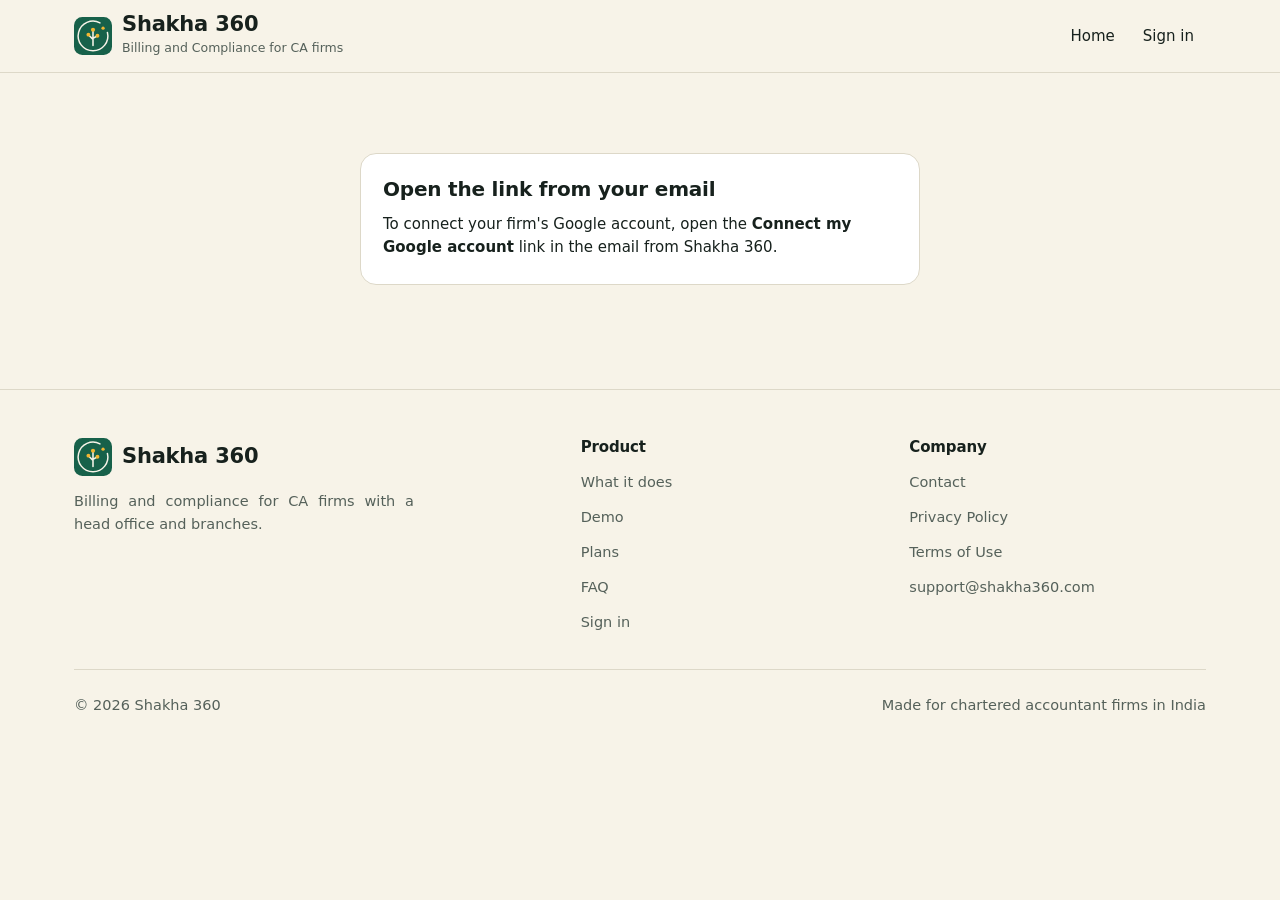
<file: connect.html>
<!doctype html><html lang="en"><head><meta charset="utf-8">
<!-- 22 Nov 2026 security: page rules (what this page may load and talk to) and a guard so it can't be shown inside another site's frame -->
<meta http-equiv="Content-Security-Policy" content="default-src 'self'; script-src 'self' 'unsafe-inline'; style-src 'self' 'unsafe-inline' https://fonts.googleapis.com; font-src 'self' data: https://fonts.gstatic.com; img-src 'self' data: blob: https:; connect-src 'self' https://shakha360-327918432563.asia-south1.run.app https://*.run.app https://*.shakha360.com https://script.google.com https://script.googleusercontent.com; object-src 'none'; base-uri 'self'; form-action 'self'; frame-src 'none'">
<script>if (window.top !== window.self) { document.documentElement.style.display = 'none'; try { window.top.location.replace(window.location.href); } catch (e) { } }</script>
<meta name="viewport" content="width=device-width,initial-scale=1"><meta name="robots" content="noindex"><meta name="referrer" content="no-referrer"><title>Shakha 360 · Connecting your Google account</title><link rel="preconnect" href="https://fonts.googleapis.com"><link rel="preconnect" href="https://fonts.gstatic.com" crossorigin><link rel="stylesheet" href="https://fonts.googleapis.com/css2?family=Bricolage+Grotesque:opsz,wght@12..96,500..700&family=Public+Sans:wght@400;500;600;700&display=swap"><link rel="icon" href="shakha360-icon.svg" type="image/svg+xml"><link rel="stylesheet" href="style.css">
<style>
.cx{max-width:560px;margin:24px auto;background:var(--card);color:var(--fg);border:1px solid var(--line);border-radius:16px;padding:24px 22px;box-sizing:border-box}
.cx h1{font-size:20px;margin:0 0 12px}.cx p,.cx li{font-size:15px;line-height:1.55;text-align:left;overflow-wrap:anywhere}.cx ul{padding-left:20px}
.cx .btns{margin:22px 0 8px}.cx .note{font-size:13px;color:var(--mu)}
.spin{width:28px;height:28px;border:3px solid var(--line);border-top-color:#17614A;border-radius:50%;animation:r 0.9s linear infinite;margin:8px 0 14px}
@keyframes r{to{transform:rotate(360deg)}}
@media(max-width:600px){.cx{margin:12px 0;padding:20px 16px}}
</style></head><body>
<header class="top"><div class="wrap"><a class="brand" href="index.html" aria-label="Shakha 360 home"><svg viewBox="0 0 512 512" aria-hidden="true"><rect width="512" height="512" rx="112" fill="#17614A"/><path d="M450.1 207.6A200 200 0 1 1 349.9 79.4" fill="none" stroke="#F7F3E8" stroke-width="20" stroke-linecap="round"/><path d="M256 384V172M256 302L200 246M256 288L310 256" fill="none" stroke="#F7F3E8" stroke-width="21" stroke-linecap="round"/><circle cx="256" cy="172" r="28" fill="#F2B632"/><circle cx="194" cy="238" r="26" fill="#F2B632"/><circle cx="316" cy="252" r="26" fill="#F2B632"/><circle cx="391.5" cy="150.1" r="22" fill="#F2B632"/></svg><div><div class="bn">Shakha 360</div><div class="bt">Billing and Compliance for CA firms</div></div></a><nav class="nav" style="display:flex;position:static;flex-direction:row;padding:0;border:0" aria-label="Main"><a href="index.html">Home</a><a href="app/">Sign in</a></nav></div></header>
<main class="wrap docMain" id="main"><div class="cx" id="box"><h1>Connecting your Google account</h1><div class="spin"></div><p>Please keep this page open. Shakha 360 is setting up your firm's folder and data sheet in your Google Drive. This can take a minute or two.</p></div></main>
<footer class="foot"><div class="wrap"><div><a class="brand" href="index.html"><svg viewBox="0 0 512 512" aria-hidden="true"><rect width="512" height="512" rx="112" fill="#17614A"/><path d="M450.1 207.6A200 200 0 1 1 349.9 79.4" fill="none" stroke="#F7F3E8" stroke-width="20" stroke-linecap="round"/><path d="M256 384V172M256 302L200 246M256 288L310 256" fill="none" stroke="#F7F3E8" stroke-width="21" stroke-linecap="round"/><circle cx="256" cy="172" r="28" fill="#F2B632"/><circle cx="194" cy="238" r="26" fill="#F2B632"/><circle cx="316" cy="252" r="26" fill="#F2B632"/><circle cx="391.5" cy="150.1" r="22" fill="#F2B632"/></svg><div><div class="bn">Shakha 360</div></div></a><p>Billing and compliance for CA firms with a head office and branches.</p></div><div><h4>Product</h4><ul><li><a href="index.html#does">What it does</a></li><li><a href="index.html#demo">Demo</a></li><li><a href="index.html#plans">Plans</a></li><li><a href="index.html#faq">FAQ</a></li><li><a href="app/">Sign in</a></li></ul></div><div><h4>Company</h4><ul><li><a href="index.html#contact">Contact</a></li><li><a href="privacy.html">Privacy Policy</a></li><li><a href="terms.html">Terms of Use</a></li><li><a href="mailto:support@shakha360.com">support@shakha360.com</a></li></ul></div><div class="copy"><span>&copy; 2026 Shakha 360</span><span>Made for chartered accountant firms in India</span></div></div></footer>
<script>
/* Shakha 360 web app address (Deploy → Manage deployments → Web app URL, ending in /exec) */
var APP = 'https://shakha360-327918432563.asia-south1.run.app/exec';
/* 8.7: the address can be changed in shakha-config.json beside this page */
var APP_READY = fetch('shakha-config.json', { cache: 'no-store' }).then(function (r) { return r.ok ? r.json() : null; }).then(function (c) { if (c && /^https:\/\//.test(c.api || '')) APP = c.api; }).catch(function () { });
(function () {
  var box = document.getElementById('box');
  var q = new URLSearchParams(location.search), st = q.get('state') || '', code = q.get('code') || '', er = q.get('error') || '';
  function show(t, h) { box.innerHTML = '<h1></h1>' + h; box.firstChild.textContent = t; document.title = 'Shakha 360 · ' + t; }
  /* the link from the email: show what will happen, with the button to continue with Google */
  var ct = q.get('connect') || '';
  if (ct && !st) {
    show('Connect your Google account', '<div class="spin"></div><p>Opening…</p>');
    APP_READY.then(function () { return fetch(APP + '?gx=1&connect=' + encodeURIComponent(ct), { credentials: 'omit', redirect: 'follow', cache: 'no-store' }); })
      .then(function (r) { if (!r.ok) throw new Error('HTTP ' + r.status); return r.json(); })
      .then(function (o) { show(o.title || 'Connect your Google account', o.html || ''); })
      .catch(function () { show('Please try again', '<p>Shakha 360 couldn\'t be reached just now. Check your internet connection and open the link again.</p><p class="btns"><a class="btn" href="' + APP + '?connect=' + encodeURIComponent(ct) + '" target="_top">Open the connect page</a></p>'); });
    return;
  }
  if (!st || !(code || er)) { show('Open the link from your email', '<p>To connect your firm\'s Google account, open the <b>Connect my Google account</b> link in the email from Shakha 360.</p>'); return; }
  /* the code works only once: take it out of the address bar so a refresh or a shared link can't reuse it */
  try { history.replaceState(null, '', location.pathname); } catch (e) { }
  var args = 'state=' + encodeURIComponent(st) + (code ? '&code=' + encodeURIComponent(code) : '') + (er ? '&error=' + encodeURIComponent(er) : '');
  function fallback() {
    show('Almost done', '<p>Your browser couldn\'t reach Shakha 360 from this page. Tap the button below to finish connecting.</p>' +
      '<p class="btns"><a class="btn" href="' + APP + '?' + args + '" target="_top">Finish connecting</a></p>' +
      '<p class="note">If that shows an error, open the connect link from your email again in a private (incognito) window and sign in only with your firm\'s Google account.</p>');
  }
  /* setting up a new firm's folder and sheet took 66 s on 4 Nov 2026, so wait well past that before offering the button */
  var done = false, t = setTimeout(function () { if (!done) { done = true; fallback(); } }, 180000);
  APP_READY.then(function () { return fetch(APP + '?gx=1&' + args, { credentials: 'omit', redirect: 'follow', cache: 'no-store' }); })
    .then(function (r) { if (!r.ok) throw new Error('HTTP ' + r.status); return r.json(); })
    .then(function (o) { if (done) return; done = true; clearTimeout(t); show(o.title || 'Done', o.html || ''); })
    .catch(function () { if (done) return; done = true; clearTimeout(t); fallback(); });
})();
</script>
</body></html>
</file>
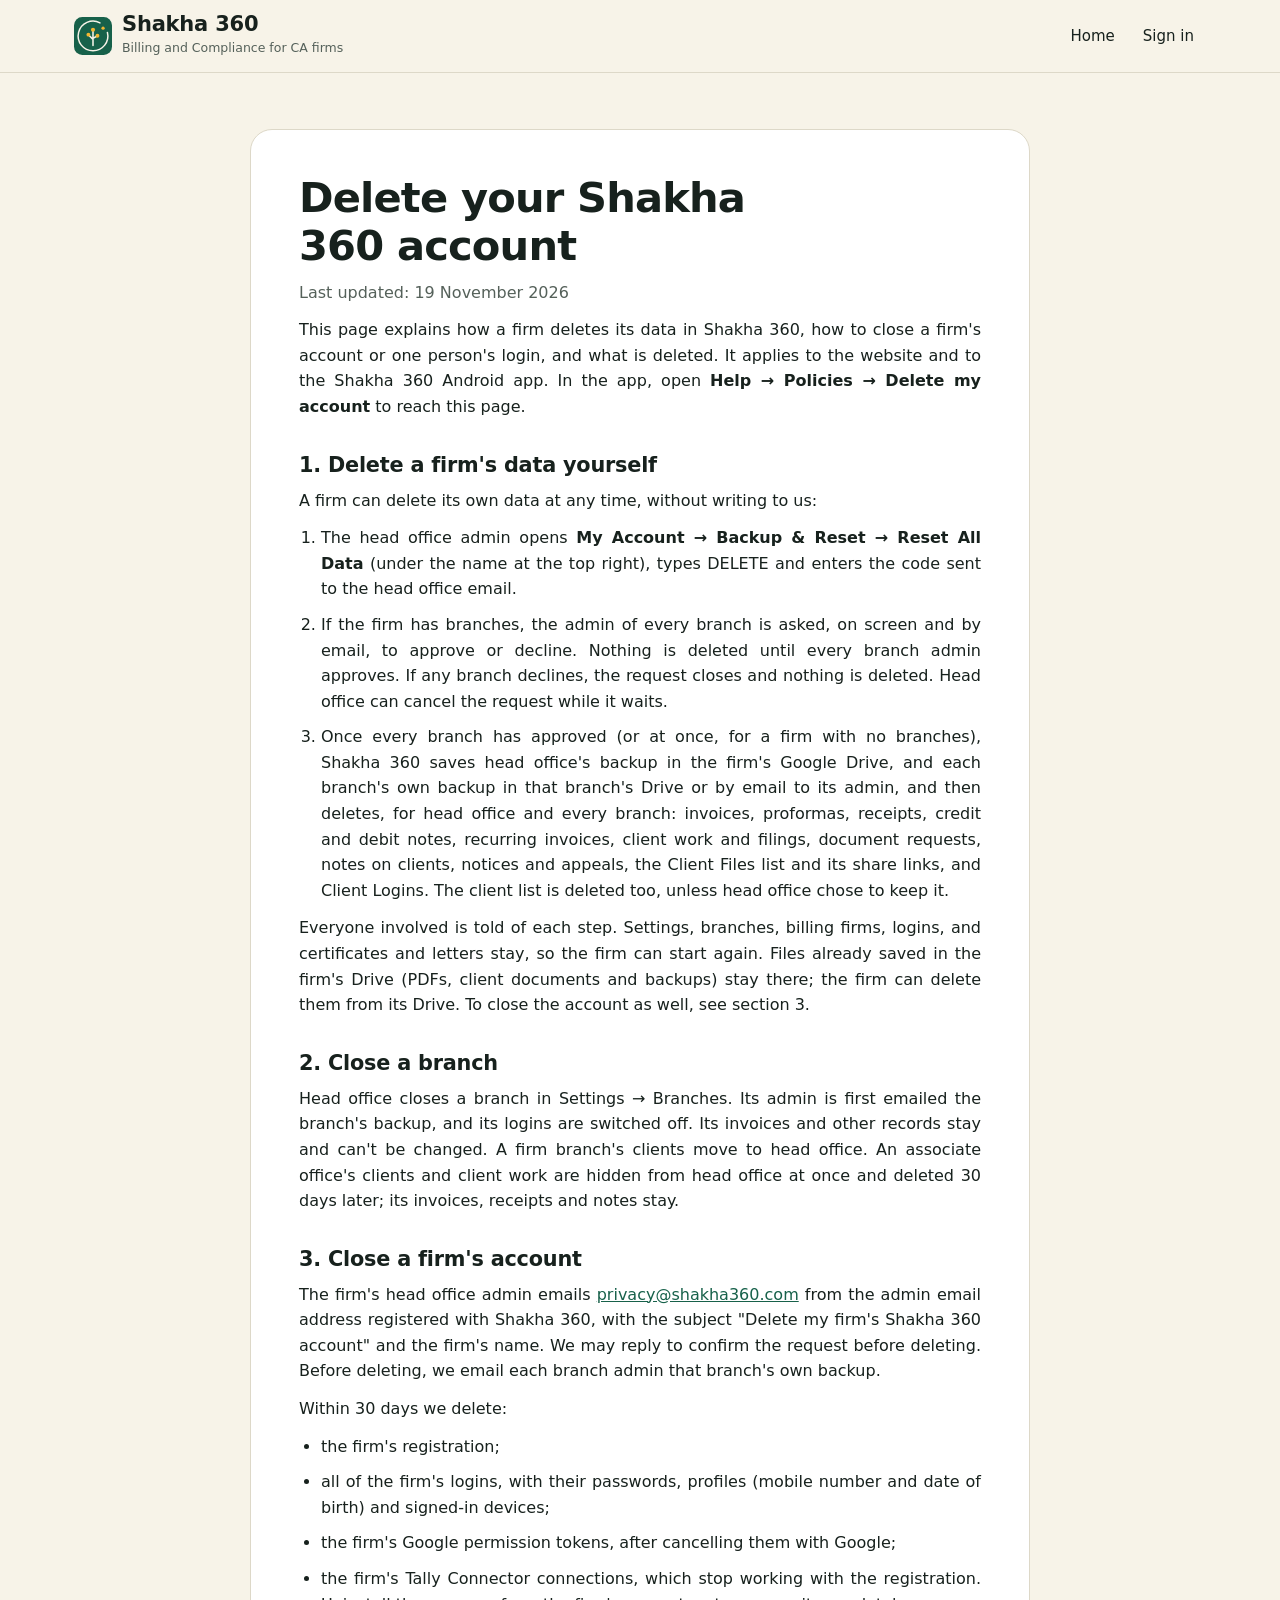
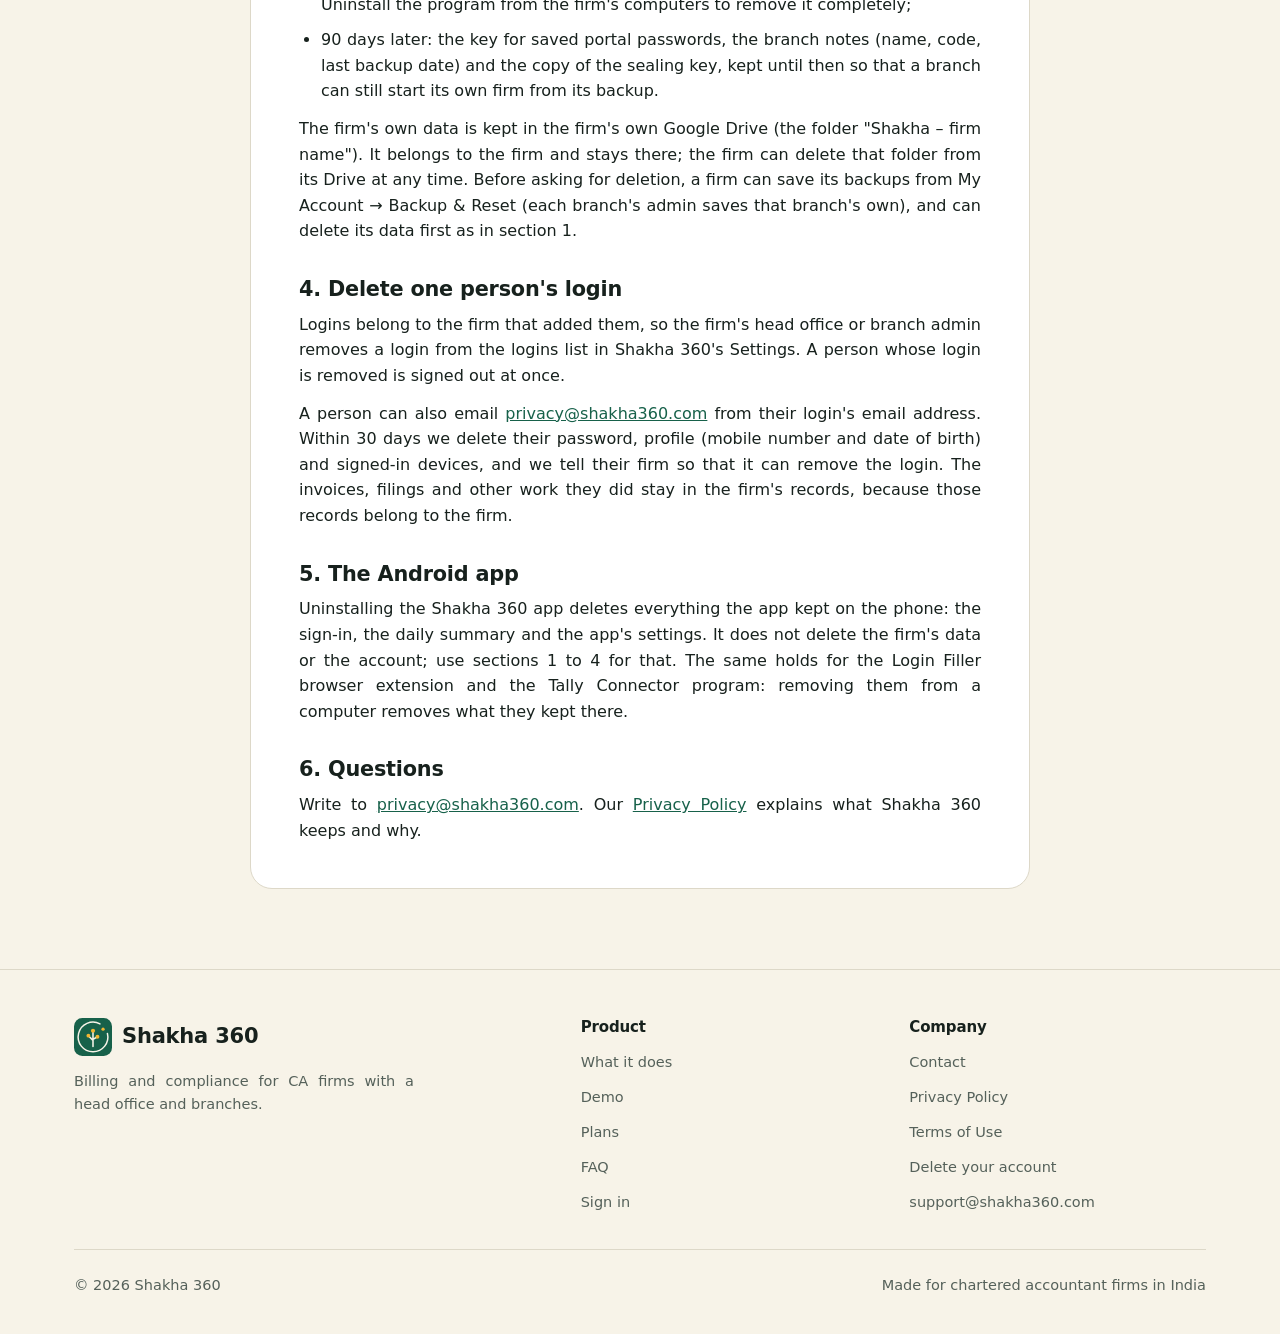
<file: delete-account.html>
<!doctype html><html lang="en"><head><meta charset="utf-8">
<!-- 22 Nov 2026 security: page rules (what this page may load and talk to) and a guard so it can't be shown inside another site's frame -->
<meta http-equiv="Content-Security-Policy" content="default-src 'self'; script-src 'self' 'unsafe-inline'; style-src 'self' 'unsafe-inline' https://fonts.googleapis.com; font-src 'self' data: https://fonts.gstatic.com; img-src 'self' data: blob: https:; connect-src 'self' https://shakha360-327918432563.asia-south1.run.app https://*.run.app https://*.shakha360.com https://script.google.com https://script.googleusercontent.com; object-src 'none'; base-uri 'self'; form-action 'self'; frame-src 'none'">
<script>if (window.top !== window.self) { document.documentElement.style.display = 'none'; try { window.top.location.replace(window.location.href); } catch (e) { } }</script>
<meta name="viewport" content="width=device-width,initial-scale=1">
<meta name="referrer" content="strict-origin-when-cross-origin">
<link rel="canonical" href="https://www.shakha360.com/delete-account.html"><title>Delete your account – Shakha 360</title>
<meta name="description" content="How to delete your Shakha 360 account and have your firm's data removed, and what happens to the files in your own Google Drive."><link rel="preconnect" href="https://fonts.googleapis.com"><link rel="preconnect" href="https://fonts.gstatic.com" crossorigin><link rel="stylesheet" href="https://fonts.googleapis.com/css2?family=Bricolage+Grotesque:opsz,wght@12..96,500..700&family=Public+Sans:wght@400;500;600;700&display=swap"><link rel="icon" href="shakha360-icon.svg" type="image/svg+xml"><link rel="stylesheet" href="style.css"></head><body>
<header class="top"><div class="wrap"><a class="brand" href="index.html" aria-label="Shakha 360 home"><svg viewBox="0 0 512 512" aria-hidden="true"><rect width="512" height="512" rx="112" fill="#17614A"/><path d="M450.1 207.6A200 200 0 1 1 349.9 79.4" fill="none" stroke="#F7F3E8" stroke-width="20" stroke-linecap="round"/><path d="M256 384V172M256 302L200 246M256 288L310 256" fill="none" stroke="#F7F3E8" stroke-width="21" stroke-linecap="round"/><circle cx="256" cy="172" r="28" fill="#F2B632"/><circle cx="194" cy="238" r="26" fill="#F2B632"/><circle cx="316" cy="252" r="26" fill="#F2B632"/><circle cx="391.5" cy="150.1" r="22" fill="#F2B632"/></svg><div><div class="bn">Shakha 360</div><div class="bt">Billing and Compliance for CA firms</div></div></a><nav class="nav" style="display:flex;position:static;flex-direction:row;padding:0;border:0" aria-label="Main"><a href="index.html">Home</a><a href="app/">Sign in</a></nav></div></header>
<main class="wrap docMain" id="main"><article class="doc">
<h1>Delete your Shakha 360 account</h1><p class="upd">Last updated: 19 November 2026</p>
<p>This page explains how a firm deletes its data in Shakha 360, how to close a firm's account or one person's login, and what is deleted. It applies to the website and to the Shakha 360 Android app. In the app, open <b>Help → Policies → Delete my account</b> to reach this page.</p>
<h2>1. Delete a firm's data yourself</h2>
<p>A firm can delete its own data at any time, without writing to us:</p>
<ol><li>The head office admin opens <b>My Account → Backup &amp; Reset → Reset All Data</b> (under the name at the top right), types DELETE and enters the code sent to the head office email.</li>
<li>If the firm has branches, the admin of every branch is asked, on screen and by email, to approve or decline. Nothing is deleted until every branch admin approves. If any branch declines, the request closes and nothing is deleted. Head office can cancel the request while it waits.</li>
<li>Once every branch has approved (or at once, for a firm with no branches), Shakha 360 saves head office's backup in the firm's Google Drive, and each branch's own backup in that branch's Drive or by email to its admin, and then deletes, for head office and every branch: invoices, proformas, receipts, credit and debit notes, recurring invoices, client work and filings, document requests, notes on clients, notices and appeals, the Client Files list and its share links, and Client Logins. The client list is deleted too, unless head office chose to keep it.</li></ol>
<p>Everyone involved is told of each step. Settings, branches, billing firms, logins, and certificates and letters stay, so the firm can start again. Files already saved in the firm's Drive (PDFs, client documents and backups) stay there; the firm can delete them from its Drive. To close the account as well, see section 3.</p>
<h2>2. Close a branch</h2>
<p>Head office closes a branch in Settings → Branches. Its admin is first emailed the branch's backup, and its logins are switched off. Its invoices and other records stay and can't be changed. A firm branch's clients move to head office. An associate office's clients and client work are hidden from head office at once and deleted 30 days later; its invoices, receipts and notes stay.</p>
<h2>3. Close a firm's account</h2>
<p>The firm's head office admin emails <a href="mailto:privacy@shakha360.com?subject=Delete%20my%20firm%27s%20Shakha%20360%20account">privacy@shakha360.com</a> from the admin email address registered with Shakha 360, with the subject "Delete my firm's Shakha 360 account" and the firm's name. We may reply to confirm the request before deleting. Before deleting, we email each branch admin that branch's own backup.</p>
<p>Within 30 days we delete:</p>
<ul><li>the firm's registration;</li>
<li>all of the firm's logins, with their passwords, profiles (mobile number and date of birth) and signed-in devices;</li>
<li>the firm's Google permission tokens, after cancelling them with Google;</li>
<li>the firm's Tally Connector connections, which stop working with the registration. Uninstall the program from the firm's computers to remove it completely;</li>
<li>90 days later: the key for saved portal passwords, the branch notes (name, code, last backup date) and the copy of the sealing key, kept until then so that a branch can still start its own firm from its backup.</li></ul>
<p>The firm's own data is kept in the firm's own Google Drive (the folder "Shakha – firm name"). It belongs to the firm and stays there; the firm can delete that folder from its Drive at any time. Before asking for deletion, a firm can save its backups from My Account → Backup &amp; Reset (each branch's admin saves that branch's own), and can delete its data first as in section 1.</p>
<h2>4. Delete one person's login</h2>
<p>Logins belong to the firm that added them, so the firm's head office or branch admin removes a login from the logins list in Shakha 360's Settings. A person whose login is removed is signed out at once.</p>
<p>A person can also email <a href="mailto:privacy@shakha360.com?subject=Delete%20my%20Shakha%20360%20login">privacy@shakha360.com</a> from their login's email address. Within 30 days we delete their password, profile (mobile number and date of birth) and signed-in devices, and we tell their firm so that it can remove the login. The invoices, filings and other work they did stay in the firm's records, because those records belong to the firm.</p>
<h2>5. The Android app</h2>
<p>Uninstalling the Shakha 360 app deletes everything the app kept on the phone: the sign-in, the daily summary and the app's settings. It does not delete the firm's data or the account; use sections 1 to 4 for that. The same holds for the Login Filler browser extension and the Tally Connector program: removing them from a computer removes what they kept there.</p>
<h2>6. Questions</h2><p>Write to <a href="mailto:privacy@shakha360.com">privacy@shakha360.com</a>. Our <a href="privacy.html">Privacy Policy</a> explains what Shakha 360 keeps and why.</p>
</article></main>
<footer class="foot"><div class="wrap"><div><a class="brand" href="index.html"><svg viewBox="0 0 512 512" aria-hidden="true"><rect width="512" height="512" rx="112" fill="#17614A"/><path d="M450.1 207.6A200 200 0 1 1 349.9 79.4" fill="none" stroke="#F7F3E8" stroke-width="20" stroke-linecap="round"/><path d="M256 384V172M256 302L200 246M256 288L310 256" fill="none" stroke="#F7F3E8" stroke-width="21" stroke-linecap="round"/><circle cx="256" cy="172" r="28" fill="#F2B632"/><circle cx="194" cy="238" r="26" fill="#F2B632"/><circle cx="316" cy="252" r="26" fill="#F2B632"/><circle cx="391.5" cy="150.1" r="22" fill="#F2B632"/></svg><div><div class="bn">Shakha 360</div></div></a><p>Billing and compliance for CA firms with a head office and branches.</p></div><div><h4>Product</h4><ul><li><a href="index.html#does">What it does</a></li><li><a href="index.html#demo">Demo</a></li><li><a href="index.html#plans">Plans</a></li><li><a href="index.html#faq">FAQ</a></li><li><a href="app/">Sign in</a></li></ul></div><div><h4>Company</h4><ul><li><a href="index.html#contact">Contact</a></li><li><a href="privacy.html">Privacy Policy</a></li><li><a href="terms.html">Terms of Use</a></li><li><a href="delete-account.html">Delete your account</a></li><li><a href="mailto:support@shakha360.com">support@shakha360.com</a></li></ul></div><div class="copy"><span>&copy; 2026 Shakha 360</span><span>Made for chartered accountant firms in India</span></div></div></footer>
</body></html>
</file>
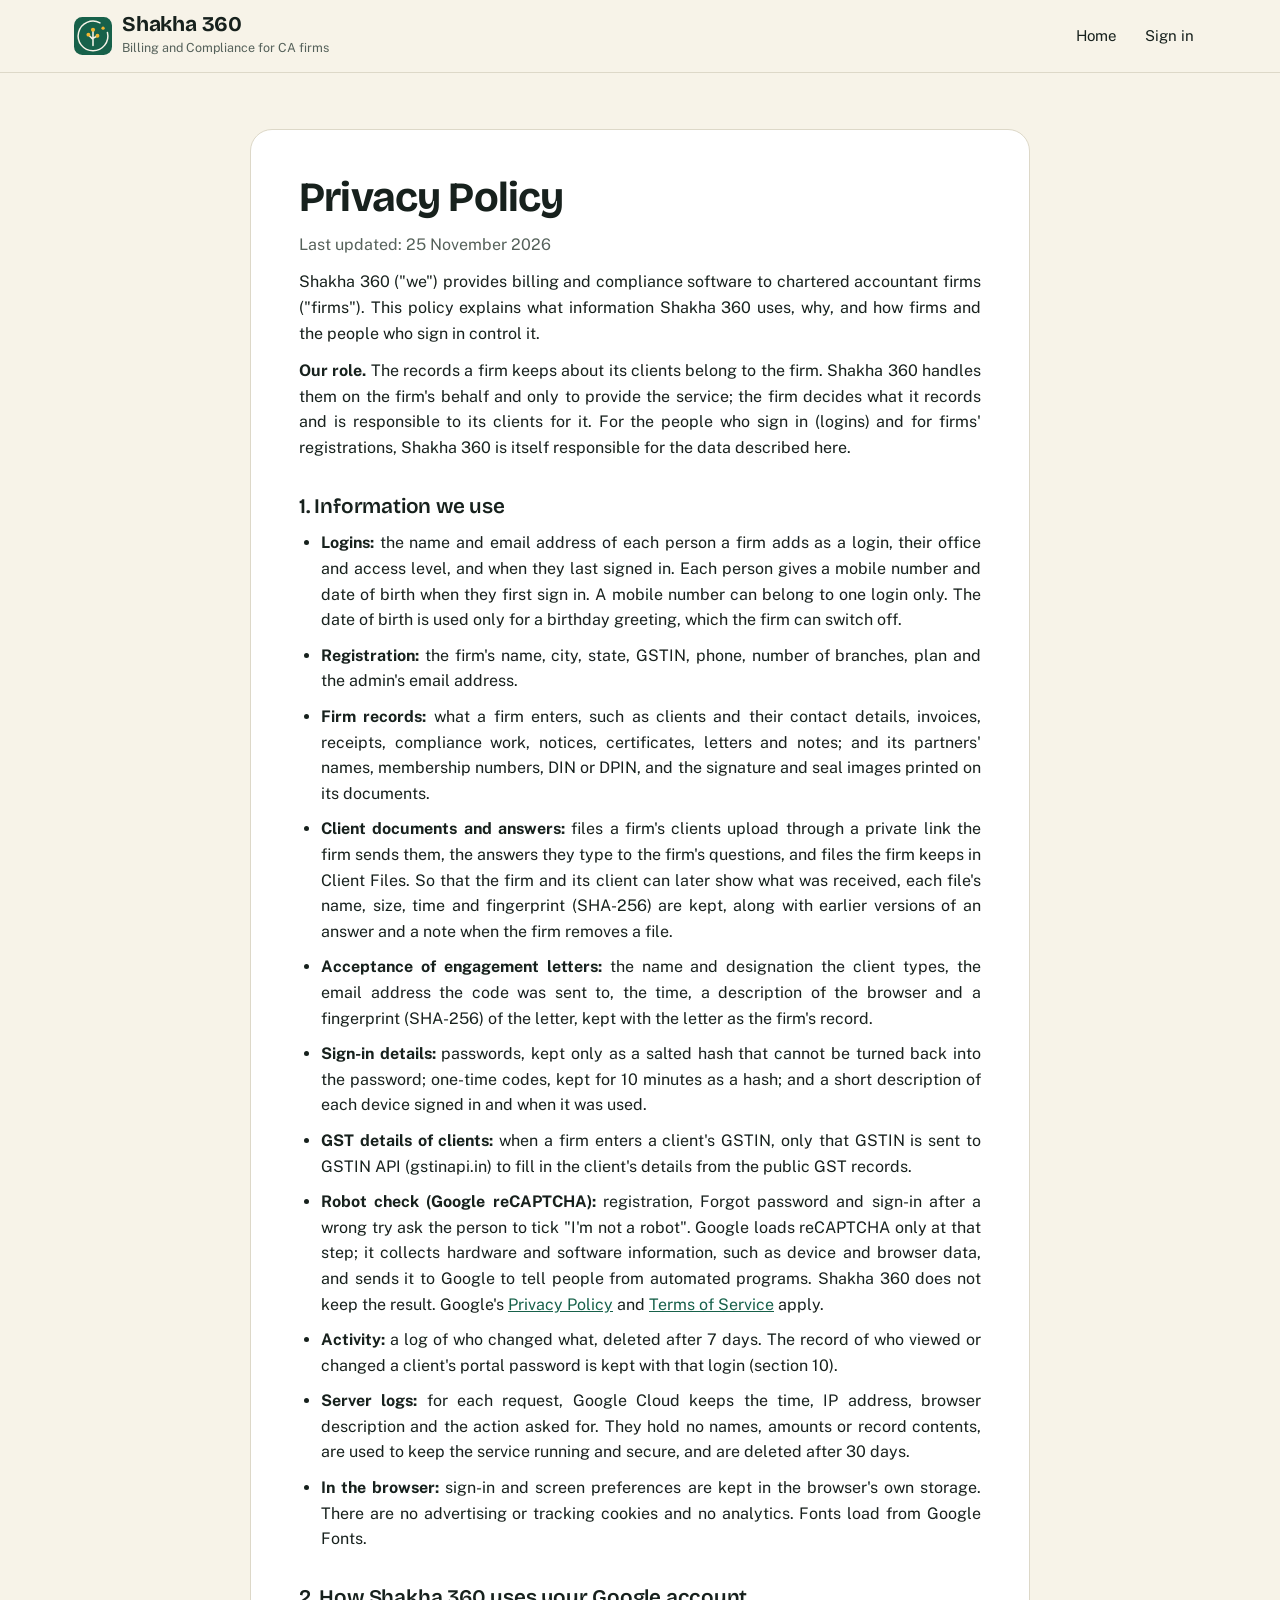
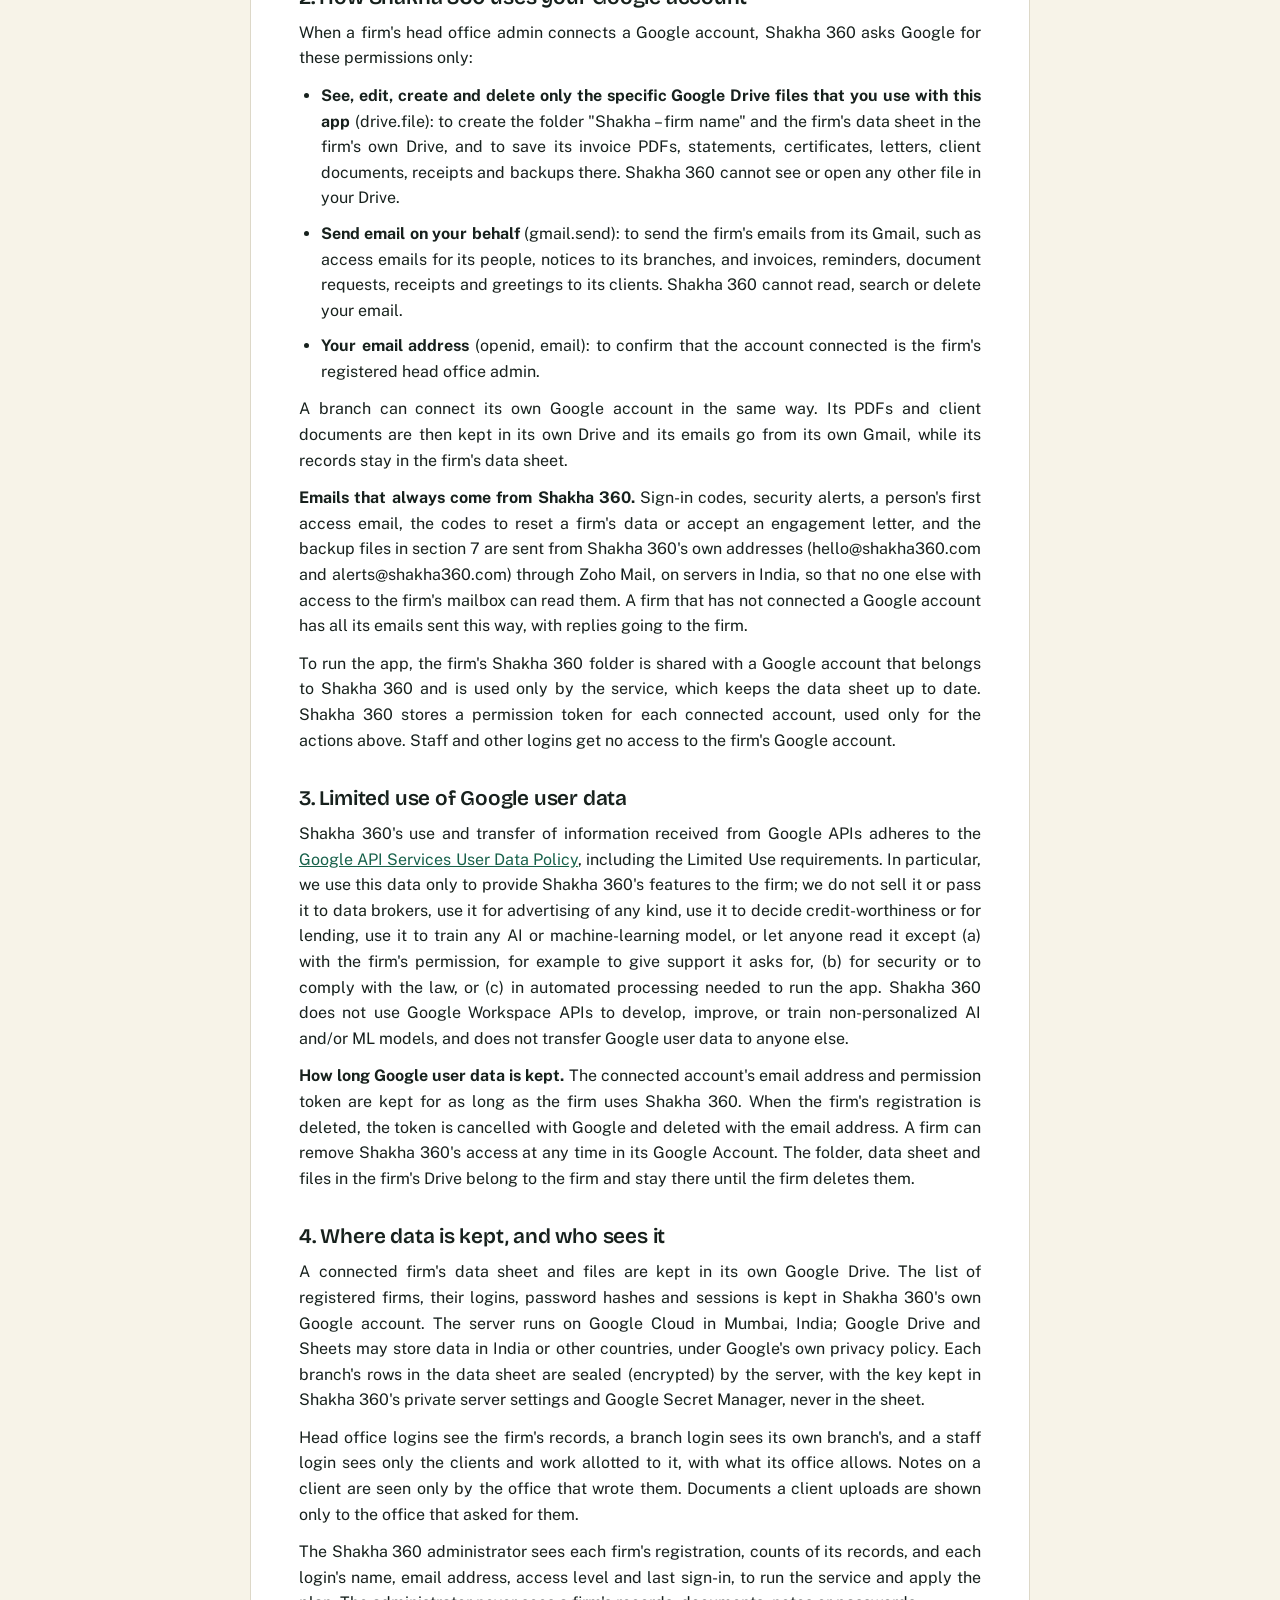
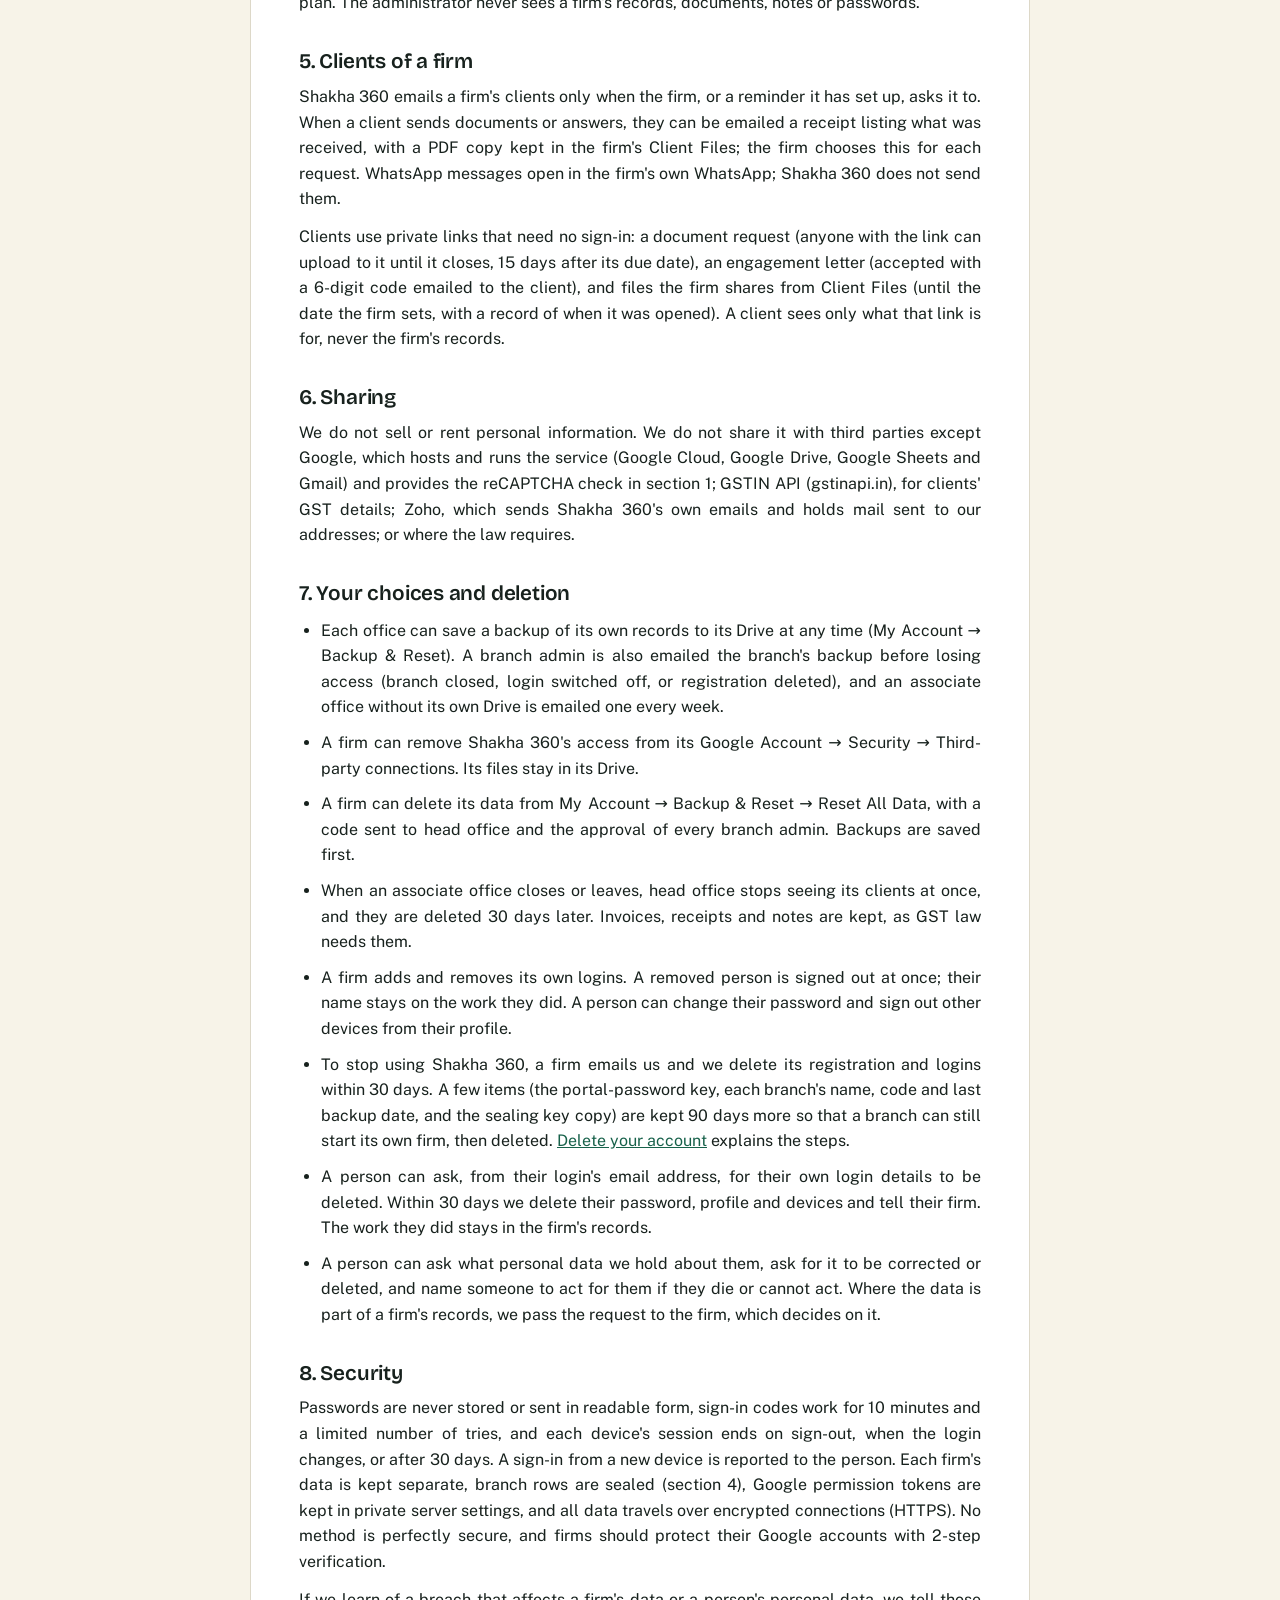
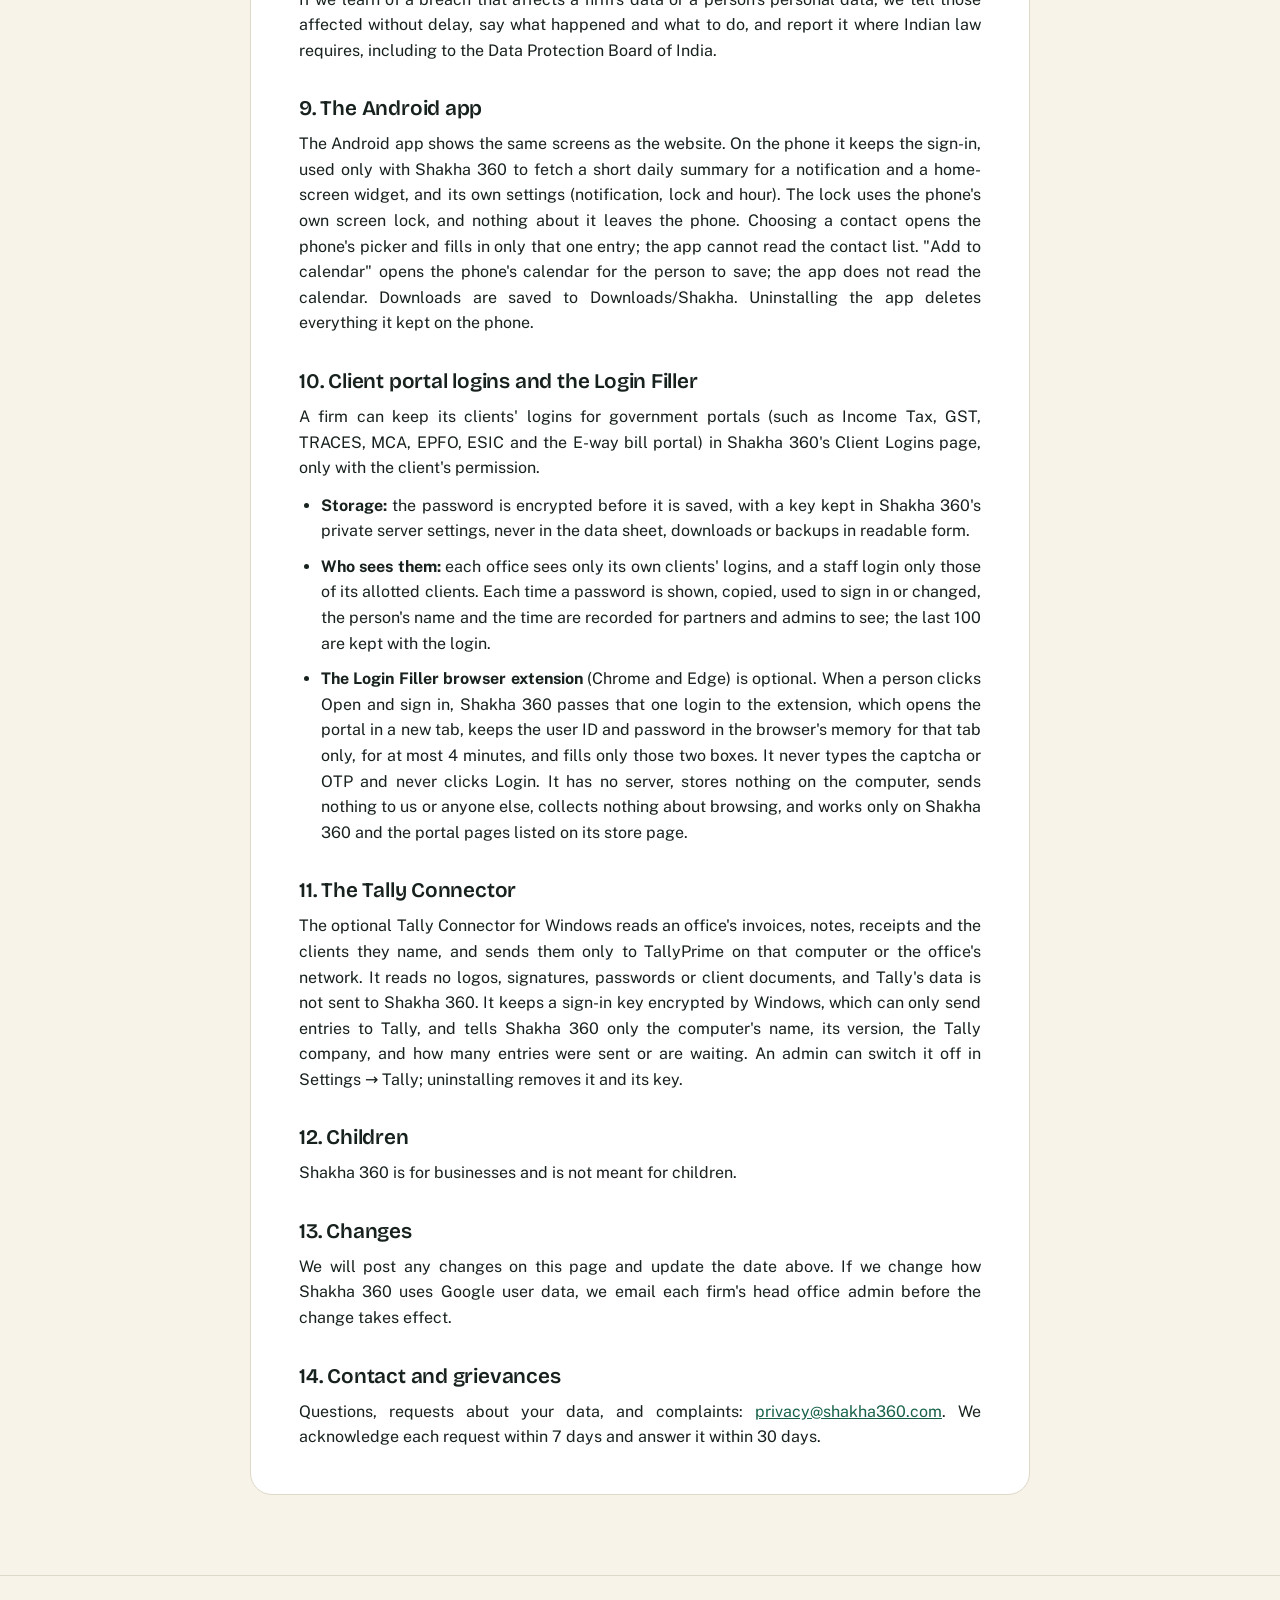
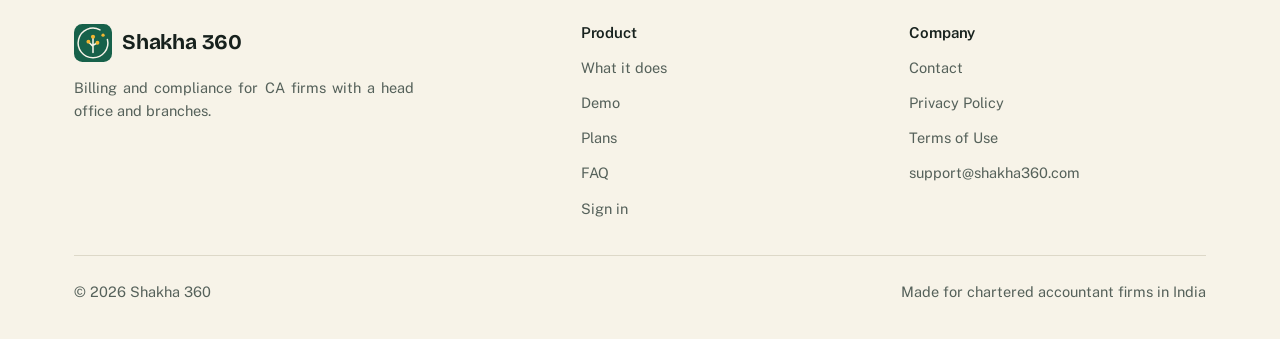
<file: privacy.html>
<!doctype html><html lang="en"><head><meta charset="utf-8"><meta name="viewport" content="width=device-width,initial-scale=1">
<meta name="referrer" content="strict-origin-when-cross-origin">
<link rel="canonical" href="https://www.shakha360.com/privacy.html"><title>Privacy Policy – Shakha 360</title>
<meta name="description" content="How Shakha 360 handles a CA firm's data: what is kept, where it is stored, who can see it, and how to have it deleted."><link rel="preconnect" href="https://fonts.googleapis.com"><link rel="preconnect" href="https://fonts.gstatic.com" crossorigin><link rel="stylesheet" href="https://fonts.googleapis.com/css2?family=Bricolage+Grotesque:opsz,wght@12..96,500..700&family=Public+Sans:wght@400;500;600;700&display=swap"><link rel="icon" href="shakha360-icon.svg" type="image/svg+xml"><link rel="stylesheet" href="style.css"></head><body>
<header class="top"><div class="wrap"><a class="brand" href="index.html" aria-label="Shakha 360 home"><svg viewBox="0 0 512 512" aria-hidden="true"><rect width="512" height="512" rx="112" fill="#17614A"/><path d="M450.1 207.6A200 200 0 1 1 349.9 79.4" fill="none" stroke="#F7F3E8" stroke-width="20" stroke-linecap="round"/><path d="M256 384V172M256 302L200 246M256 288L310 256" fill="none" stroke="#F7F3E8" stroke-width="21" stroke-linecap="round"/><circle cx="256" cy="172" r="28" fill="#F2B632"/><circle cx="194" cy="238" r="26" fill="#F2B632"/><circle cx="316" cy="252" r="26" fill="#F2B632"/><circle cx="391.5" cy="150.1" r="22" fill="#F2B632"/></svg><div><div class="bn">Shakha 360</div><div class="bt">Billing and Compliance for CA firms</div></div></a><nav class="nav" style="display:flex;position:static;flex-direction:row;padding:0;border:0" aria-label="Main"><a href="index.html">Home</a><a href="app/">Sign in</a></nav></div></header>
<main class="wrap docMain" id="main"><article class="doc">
<h1>Privacy Policy</h1><p class="upd">Last updated: 25 November 2026</p>
<p>Shakha 360 ("we") provides billing and compliance software to chartered accountant firms ("firms"). This policy explains what information Shakha 360 uses, why, and how firms and the people who sign in control it.</p>
<p><b>Our role.</b> The records a firm keeps about its clients belong to the firm. Shakha 360 handles them on the firm's behalf and only to provide the service; the firm decides what it records and is responsible to its clients for it. For the people who sign in (logins) and for firms' registrations, Shakha 360 is itself responsible for the data described here.</p>
<h2>1. Information we use</h2>
<ul><li><b>Logins:</b> the name and email address of each person a firm adds as a login, their office and access level, and when they last signed in. Each person gives a mobile number and date of birth when they first sign in. A mobile number can belong to one login only. The date of birth is used only for a birthday greeting, which the firm can switch off.</li>
<li><b>Registration:</b> the firm's name, city, state, GSTIN, phone, number of branches, plan and the admin's email address.</li>
<li><b>Firm records:</b> what a firm enters, such as clients and their contact details, invoices, receipts, compliance work, notices, certificates, letters and notes; and its partners' names, membership numbers, DIN or DPIN, and the signature and seal images printed on its documents.</li>
<li><b>Client documents and answers:</b> files a firm's clients upload through a private link the firm sends them, the answers they type to the firm's questions, and files the firm keeps in Client Files. So that the firm and its client can later show what was received, each file's name, size, time and fingerprint (SHA-256) are kept, along with earlier versions of an answer and a note when the firm removes a file.</li>
<li><b>Acceptance of engagement letters:</b> the name and designation the client types, the email address the code was sent to, the time, a description of the browser and a fingerprint (SHA-256) of the letter, kept with the letter as the firm's record.</li>
<li><b>Sign-in details:</b> passwords, kept only as a salted hash that cannot be turned back into the password; one-time codes, kept for 10 minutes as a hash; and a short description of each device signed in and when it was used.</li>
<li><b>GST details of clients:</b> when a firm enters a client's GSTIN, only that GSTIN is sent to GSTIN API (gstinapi.in) to fill in the client's details from the public GST records.</li>
<li><b>Robot check (Google reCAPTCHA):</b> registration, Forgot password and sign-in after a wrong try ask the person to tick "I'm not a robot". Google loads reCAPTCHA only at that step; it collects hardware and software information, such as device and browser data, and sends it to Google to tell people from automated programs. Shakha 360 does not keep the result. Google's <a href="https://policies.google.com/privacy">Privacy Policy</a> and <a href="https://policies.google.com/terms">Terms of Service</a> apply.</li>
<li><b>Activity:</b> a log of who changed what, deleted after 7 days. The record of who viewed or changed a client's portal password is kept with that login (section 10).</li>
<li><b>Server logs:</b> for each request, Google Cloud keeps the time, IP address, browser description and the action asked for. They hold no names, amounts or record contents, are used to keep the service running and secure, and are deleted after 30 days.</li>
<li><b>In the browser:</b> sign-in and screen preferences are kept in the browser's own storage. There are no advertising or tracking cookies and no analytics. Fonts load from Google Fonts.</li></ul>
<h2>2. How Shakha 360 uses your Google account</h2>
<p>When a firm's head office admin connects a Google account, Shakha 360 asks Google for these permissions only:</p>
<ul><li><b>See, edit, create and delete only the specific Google Drive files that you use with this app</b> (drive.file): to create the folder "Shakha – firm name" and the firm's data sheet in the firm's own Drive, and to save its invoice PDFs, statements, certificates, letters, client documents, receipts and backups there. Shakha 360 cannot see or open any other file in your Drive.</li>
<li><b>Send email on your behalf</b> (gmail.send): to send the firm's emails from its Gmail, such as access emails for its people, notices to its branches, and invoices, reminders, document requests, receipts and greetings to its clients. Shakha 360 cannot read, search or delete your email.</li>
<li><b>Your email address</b> (openid, email): to confirm that the account connected is the firm's registered head office admin.</li></ul>
<p>A branch can connect its own Google account in the same way. Its PDFs and client documents are then kept in its own Drive and its emails go from its own Gmail, while its records stay in the firm's data sheet.</p>
<p><b>Emails that always come from Shakha 360.</b> Sign-in codes, security alerts, a person's first access email, the codes to reset a firm's data or accept an engagement letter, and the backup files in section 7 are sent from Shakha 360's own addresses (hello@shakha360.com and alerts@shakha360.com) through Zoho Mail, on servers in India, so that no one else with access to the firm's mailbox can read them. A firm that has not connected a Google account has all its emails sent this way, with replies going to the firm.</p>
<p>To run the app, the firm's Shakha 360 folder is shared with a Google account that belongs to Shakha 360 and is used only by the service, which keeps the data sheet up to date. Shakha 360 stores a permission token for each connected account, used only for the actions above. Staff and other logins get no access to the firm's Google account.</p>
<h2>3. Limited use of Google user data</h2>
<p>Shakha 360's use and transfer of information received from Google APIs adheres to the <a href="https://developers.google.com/terms/api-services-user-data-policy">Google API Services User Data Policy</a>, including the Limited Use requirements. In particular, we use this data only to provide Shakha 360's features to the firm; we do not sell it or pass it to data brokers, use it for advertising of any kind, use it to decide credit-worthiness or for lending, use it to train any AI or machine-learning model, or let anyone read it except (a) with the firm's permission, for example to give support it asks for, (b) for security or to comply with the law, or (c) in automated processing needed to run the app. Shakha 360 does not use Google Workspace APIs to develop, improve, or train non-personalized AI and/or ML models, and does not transfer Google user data to anyone else.</p>
<p><b>How long Google user data is kept.</b> The connected account's email address and permission token are kept for as long as the firm uses Shakha 360. When the firm's registration is deleted, the token is cancelled with Google and deleted with the email address. A firm can remove Shakha 360's access at any time in its Google Account. The folder, data sheet and files in the firm's Drive belong to the firm and stay there until the firm deletes them.</p>
<h2>4. Where data is kept, and who sees it</h2>
<p>A connected firm's data sheet and files are kept in its own Google Drive. The list of registered firms, their logins, password hashes and sessions is kept in Shakha 360's own Google account. The server runs on Google Cloud in Mumbai, India; Google Drive and Sheets may store data in India or other countries, under Google's own privacy policy. Each branch's rows in the data sheet are sealed (encrypted) by the server, with the key kept in Shakha 360's private server settings and Google Secret Manager, never in the sheet.</p>
<p>Head office logins see the firm's records, a branch login sees its own branch's, and a staff login sees only the clients and work allotted to it, with what its office allows. Notes on a client are seen only by the office that wrote them. Documents a client uploads are shown only to the office that asked for them.</p>
<p>The Shakha 360 administrator sees each firm's registration, counts of its records, and each login's name, email address, access level and last sign-in, to run the service and apply the plan. The administrator never sees a firm's records, documents, notes or passwords.</p>
<h2>5. Clients of a firm</h2>
<p>Shakha 360 emails a firm's clients only when the firm, or a reminder it has set up, asks it to. When a client sends documents or answers, they can be emailed a receipt listing what was received, with a PDF copy kept in the firm's Client Files; the firm chooses this for each request. WhatsApp messages open in the firm's own WhatsApp; Shakha 360 does not send them.</p>
<p>Clients use private links that need no sign-in: a document request (anyone with the link can upload to it until it closes, 15 days after its due date), an engagement letter (accepted with a 6-digit code emailed to the client), and files the firm shares from Client Files (until the date the firm sets, with a record of when it was opened). A client sees only what that link is for, never the firm's records.</p>
<h2>6. Sharing</h2>
<p>We do not sell or rent personal information. We do not share it with third parties except Google, which hosts and runs the service (Google Cloud, Google Drive, Google Sheets and Gmail) and provides the reCAPTCHA check in section 1; GSTIN API (gstinapi.in), for clients' GST details; Zoho, which sends Shakha 360's own emails and holds mail sent to our addresses; or where the law requires.</p>
<h2>7. Your choices and deletion</h2>
<ul><li>Each office can save a backup of its own records to its Drive at any time (My Account → Backup &amp; Reset). A branch admin is also emailed the branch's backup before losing access (branch closed, login switched off, or registration deleted), and an associate office without its own Drive is emailed one every week.</li>
<li>A firm can remove Shakha 360's access from its Google Account → Security → Third-party connections. Its files stay in its Drive.</li>
<li>A firm can delete its data from My Account → Backup &amp; Reset → Reset All Data, with a code sent to head office and the approval of every branch admin. Backups are saved first.</li>
<li>When an associate office closes or leaves, head office stops seeing its clients at once, and they are deleted 30 days later. Invoices, receipts and notes are kept, as GST law needs them.</li>
<li>A firm adds and removes its own logins. A removed person is signed out at once; their name stays on the work they did. A person can change their password and sign out other devices from their profile.</li>
<li>To stop using Shakha 360, a firm emails us and we delete its registration and logins within 30 days. A few items (the portal-password key, each branch's name, code and last backup date, and the sealing key copy) are kept 90 days more so that a branch can still start its own firm, then deleted. <a href="delete-account.html">Delete your account</a> explains the steps.</li>
<li>A person can ask, from their login's email address, for their own login details to be deleted. Within 30 days we delete their password, profile and devices and tell their firm. The work they did stays in the firm's records.</li>
<li>A person can ask what personal data we hold about them, ask for it to be corrected or deleted, and name someone to act for them if they die or cannot act. Where the data is part of a firm's records, we pass the request to the firm, which decides on it.</li></ul>
<h2>8. Security</h2>
<p>Passwords are never stored or sent in readable form, sign-in codes work for 10 minutes and a limited number of tries, and each device's session ends on sign-out, when the login changes, or after 30 days. A sign-in from a new device is reported to the person. Each firm's data is kept separate, branch rows are sealed (section 4), Google permission tokens are kept in private server settings, and all data travels over encrypted connections (HTTPS). No method is perfectly secure, and firms should protect their Google accounts with 2-step verification.</p>
<p>If we learn of a breach that affects a firm's data or a person's personal data, we tell those affected without delay, say what happened and what to do, and report it where Indian law requires, including to the Data Protection Board of India.</p>
<h2>9. The Android app</h2>
<p>The Android app shows the same screens as the website. On the phone it keeps the sign-in, used only with Shakha 360 to fetch a short daily summary for a notification and a home-screen widget, and its own settings (notification, lock and hour). The lock uses the phone's own screen lock, and nothing about it leaves the phone. Choosing a contact opens the phone's picker and fills in only that one entry; the app cannot read the contact list. "Add to calendar" opens the phone's calendar for the person to save; the app does not read the calendar. Downloads are saved to Downloads/Shakha. Uninstalling the app deletes everything it kept on the phone.</p>
<h2 id="login-filler">10. Client portal logins and the Login Filler</h2>
<p>A firm can keep its clients' logins for government portals (such as Income Tax, GST, TRACES, MCA, EPFO, ESIC and the E-way bill portal) in Shakha 360's Client Logins page, only with the client's permission.</p>
<ul><li><b>Storage:</b> the password is encrypted before it is saved, with a key kept in Shakha 360's private server settings, never in the data sheet, downloads or backups in readable form.</li>
<li><b>Who sees them:</b> each office sees only its own clients' logins, and a staff login only those of its allotted clients. Each time a password is shown, copied, used to sign in or changed, the person's name and the time are recorded for partners and admins to see; the last 100 are kept with the login.</li>
<li><b>The Login Filler browser extension</b> (Chrome and Edge) is optional. When a person clicks Open and sign in, Shakha 360 passes that one login to the extension, which opens the portal in a new tab, keeps the user ID and password in the browser's memory for that tab only, for at most 4 minutes, and fills only those two boxes. It never types the captcha or OTP and never clicks Login. It has no server, stores nothing on the computer, sends nothing to us or anyone else, collects nothing about browsing, and works only on Shakha 360 and the portal pages listed on its store page.</li></ul>
<h2 id="tally">11. The Tally Connector</h2>
<p>The optional Tally Connector for Windows reads an office's invoices, notes, receipts and the clients they name, and sends them only to TallyPrime on that computer or the office's network. It reads no logos, signatures, passwords or client documents, and Tally's data is not sent to Shakha 360. It keeps a sign-in key encrypted by Windows, which can only send entries to Tally, and tells Shakha 360 only the computer's name, its version, the Tally company, and how many entries were sent or are waiting. An admin can switch it off in Settings → Tally; uninstalling removes it and its key.</p>
<h2>12. Children</h2><p>Shakha 360 is for businesses and is not meant for children.</p>
<h2>13. Changes</h2><p>We will post any changes on this page and update the date above. If we change how Shakha 360 uses Google user data, we email each firm's head office admin before the change takes effect.</p>
<h2 id="contact">14. Contact and grievances</h2><p>Questions, requests about your data, and complaints: <a href="mailto:privacy@shakha360.com">privacy@shakha360.com</a>. We acknowledge each request within 7 days and answer it within 30 days.</p>
</article></main>
<footer class="foot"><div class="wrap"><div><a class="brand" href="index.html"><svg viewBox="0 0 512 512" aria-hidden="true"><rect width="512" height="512" rx="112" fill="#17614A"/><path d="M450.1 207.6A200 200 0 1 1 349.9 79.4" fill="none" stroke="#F7F3E8" stroke-width="20" stroke-linecap="round"/><path d="M256 384V172M256 302L200 246M256 288L310 256" fill="none" stroke="#F7F3E8" stroke-width="21" stroke-linecap="round"/><circle cx="256" cy="172" r="28" fill="#F2B632"/><circle cx="194" cy="238" r="26" fill="#F2B632"/><circle cx="316" cy="252" r="26" fill="#F2B632"/><circle cx="391.5" cy="150.1" r="22" fill="#F2B632"/></svg><div><div class="bn">Shakha 360</div></div></a><p>Billing and compliance for CA firms with a head office and branches.</p></div><div><h4>Product</h4><ul><li><a href="index.html#does">What it does</a></li><li><a href="index.html#demo">Demo</a></li><li><a href="index.html#plans">Plans</a></li><li><a href="index.html#faq">FAQ</a></li><li><a href="app/">Sign in</a></li></ul></div><div><h4>Company</h4><ul><li><a href="index.html#contact">Contact</a></li><li><a href="privacy.html">Privacy Policy</a></li><li><a href="terms.html">Terms of Use</a></li><li><a href="mailto:support@shakha360.com">support@shakha360.com</a></li></ul></div><div class="copy"><span>&copy; 2026 Shakha 360</span><span>Made for chartered accountant firms in India</span></div></div></footer>
</body></html>
</file>
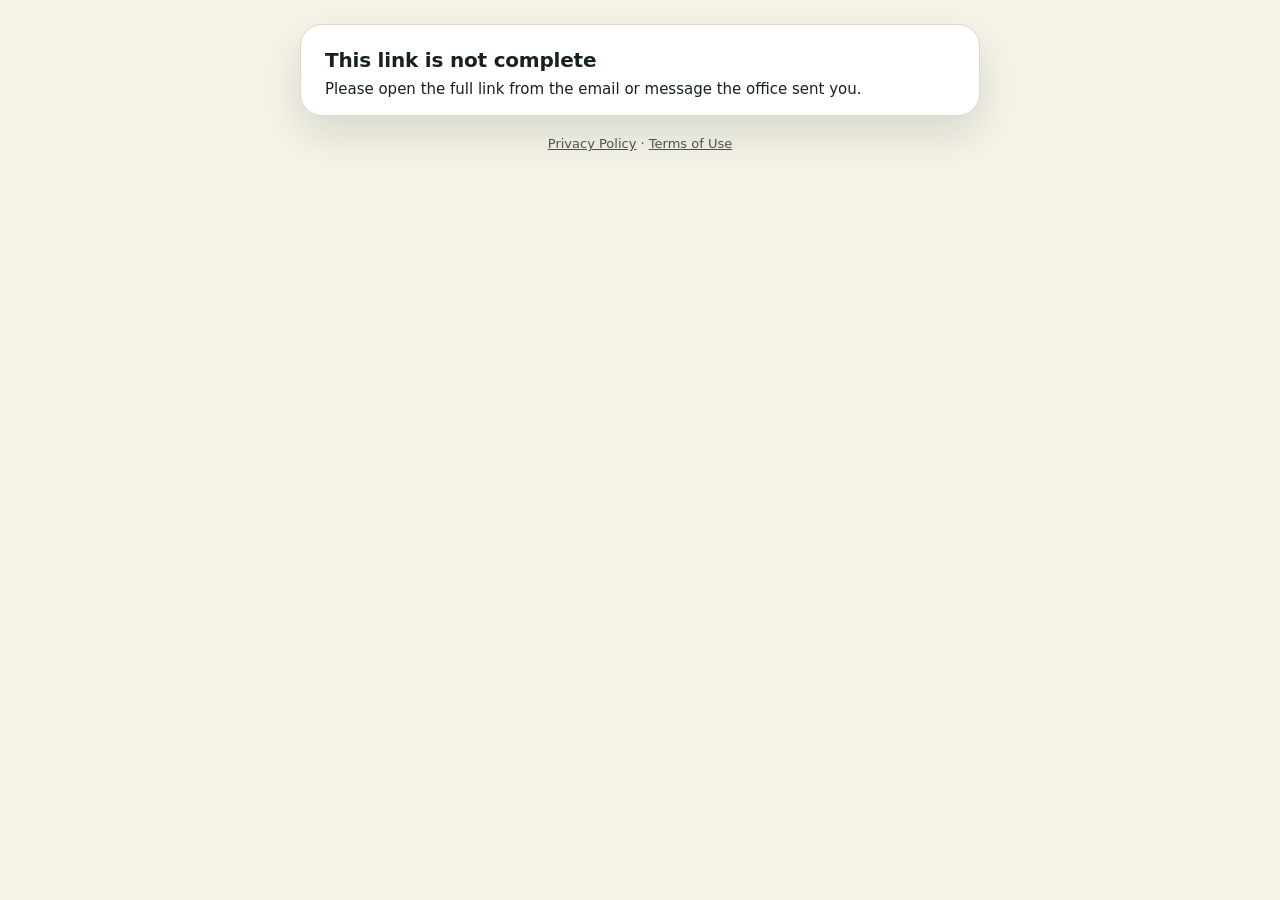
<file: share.html>
<!doctype html><html lang="en"><head><meta charset="utf-8">
<!-- 22 Nov 2026 security: page rules (what this page may load and talk to) and a guard so it can't be shown inside another site's frame -->
<meta http-equiv="Content-Security-Policy" content="default-src 'self'; script-src 'self' 'unsafe-inline'; style-src 'self' 'unsafe-inline' https://fonts.googleapis.com; font-src 'self' data: https://fonts.gstatic.com; img-src 'self' data: blob: https:; connect-src 'self' https://shakha360-327918432563.asia-south1.run.app https://*.run.app https://*.shakha360.com https://script.google.com https://script.googleusercontent.com; object-src 'none'; base-uri 'self'; form-action 'self'; frame-src 'none'">
<script>if (window.top !== window.self) { document.documentElement.style.display = 'none'; try { window.top.location.replace(window.location.href); } catch (e) { } }</script>
<meta name="viewport" content="width=device-width,initial-scale=1"><meta name="robots" content="noindex"><meta name="referrer" content="no-referrer"><title>Shared documents</title><link rel="icon" href="shakha360-icon.svg" type="image/svg+xml">
<link rel="preconnect" href="https://fonts.googleapis.com"><link rel="preconnect" href="https://fonts.gstatic.com" crossorigin>
<link rel="stylesheet" href="https://fonts.googleapis.com/css2?family=Bricolage+Grotesque:opsz,wght@12..96,500..700&family=Public+Sans:wght@400;500;600;700&display=swap">
<link rel="stylesheet" href="style.css">
<style>
/* 10.21.2: the same look as the upload page: the green band with the leaf and the flower, and a card of files lifted over it */
.uph{position:relative;overflow:hidden;background:#0D3A2C;color:#fff;padding:44px 0 96px}
.uph::before{content:"";position:absolute;inset:0;pointer-events:none;background:radial-gradient(60% 70% at 6% 100%,rgba(242,182,50,.14),transparent 70%),radial-gradient(50% 70% at 98% 60%,rgba(46,160,112,.34),transparent 70%)}
.uph .shape.sL{left:-90px;top:26px;width:230px;height:230px}.uph .shape.sR{right:-70px;top:8px;width:200px;height:200px}
.uph .in{position:relative;z-index:1;max-width:680px;margin:0 auto;padding:0 20px;text-align:center}
.upill{display:inline-flex;align-items:center;gap:8px;padding:6px 14px;border-radius:999px;border:1px solid rgba(242,182,50,.45);color:#F8D98A;font-size:14px;background:rgba(242,182,50,.08);max-width:100%;overflow-wrap:anywhere}
.upill i{width:7px;height:7px;border-radius:50%;background:#F2B632;flex:none}
.upill .pw{min-width:0}.upill .pf,.upill .pt{display:inline-block}.upill .pt::before{content:"\00B7";margin:0 6px}
@media(max-width:560px){.upill{border-radius:18px;padding:8px 16px}.upill .pf,.upill .pt{display:block}.upill .pt{font-size:13px;opacity:.9;margin-top:1px}.upill .pt::before{content:none}}
.uph h1{font-size:clamp(1.7rem,4.6vw,2.5rem);font-weight:700;letter-spacing:-.02em;margin:16px 0 8px;overflow-wrap:anywhere}
.uph .sub{color:#CFE0D8;font-size:15.5px;overflow-wrap:anywhere}
.cx{position:relative;z-index:2;max-width:680px;margin:-64px auto 0;background:var(--card);color:var(--fg);border:1px solid var(--line);border-radius:22px;padding:24px 24px 14px;box-sizing:border-box;box-shadow:0 18px 44px rgba(13,58,44,.14)}
.cx h1{font-size:20px;margin:0 0 6px;overflow-wrap:anywhere}.cx p{font-size:15px;line-height:1.55;overflow-wrap:anywhere}.mu{font-size:13.5px;color:var(--mu)}
.note{background:var(--card2);border:1px solid var(--line);border-radius:14px;padding:12px 14px;margin-bottom:6px}.note p+p{margin-top:6px}
/* Download All, above the files */
.all{display:flex;align-items:center;justify-content:space-between;gap:12px;flex-wrap:wrap;margin:16px 0 4px;padding:14px 16px;border:1px solid var(--line);border-radius:14px;background:var(--ok-bg)}
.all b{font-size:15.5px}.all .mu{display:block;margin-top:2px}
.dlb{display:inline-flex;align-items:center;justify-content:center;gap:8px;border:0;border-radius:10px;background:#17614A;color:#fff;font:inherit;font-weight:700;font-size:14.5px;padding:10px 16px;min-height:44px;cursor:pointer;white-space:nowrap}
.dlb:hover{background:#0D3A2C}.dlb:disabled{opacity:.65;cursor:default}.dlb:focus-visible{outline:3px solid var(--focus);outline-offset:2px}
.dlb.gh{background:transparent;color:var(--link);border:1.5px solid var(--line)}.dlb.gh:hover{border-color:var(--link);background:transparent}
.dlb svg{width:18px;height:18px;fill:none;stroke:currentColor;stroke-width:2;stroke-linecap:round;stroke-linejoin:round;flex:none}
/* a folder heading, with how many files are in it */
.grp{display:flex;align-items:center;justify-content:space-between;gap:12px;margin:22px 0 10px}.grp h2{font-size:17px;font-weight:600;min-width:0;overflow-wrap:anywhere}.grp span{flex:none;font-size:13px;color:var(--mu);font-weight:600;white-space:nowrap}
.it{display:flex;align-items:center;gap:12px;border:1px solid var(--line);border-radius:14px;padding:12px 14px;margin-bottom:10px;background:var(--card)}
.it .ic{flex:none;width:40px;height:40px;border-radius:10px;background:var(--card2);display:flex;align-items:center;justify-content:center;color:var(--ok)}
.it .ic svg{width:20px;height:20px;fill:none;stroke:currentColor;stroke-width:1.8;stroke-linecap:round;stroke-linejoin:round}
.it .nm{flex:1;min-width:0}.it .nm b{display:block;font-size:15px;font-weight:600;overflow-wrap:anywhere}.it .nm small{display:block;font-size:12.5px;color:var(--mu);margin-top:2px}
.ln{font-size:13.5px;margin:-4px 0 10px;overflow-wrap:anywhere}.ln.bad{color:var(--bad)}.ln.ok{color:var(--ok)}
.spin{width:28px;height:28px;border:3px solid var(--line);border-top-color:var(--ok);border-radius:50%;animation:r .9s linear infinite;margin:8px 0 14px}@keyframes r{to{transform:rotate(360deg)}}
.plain{margin-top:24px}.foot2{text-align:center;font-size:13px;opacity:.75;margin:18px 0 28px}
@media(max-width:700px){.uph{padding:30px 0 86px}.cx{margin:-60px 12px 0;padding:18px 14px 8px;border-radius:18px}.uph .shape{display:none}.all .dlb{width:100%}.it{flex-wrap:wrap}.it .nm{flex:1 1 calc(100% - 56px)}.it .dlb{margin-left:52px}}
</style>
<noscript><style>#box h1,#box .spin{display:none}</style></noscript></head><body>
<main id="main">
<header class="uph" id="head" hidden><span class="shape sL" aria-hidden="true"></span><span class="shape sR" aria-hidden="true"></span><div class="in" id="headIn"></div></header>
<div class="cx plain" id="box" aria-live="polite"><h1>Opening your documents</h1><div class="spin"></div><noscript><p>This page needs JavaScript. Please open the link in Chrome, Safari, Edge or Firefox.</p></noscript></div>
<p class="foot2"><a href="privacy.html" target="_blank" rel="noopener" style="color:inherit">Privacy Policy</a> · <a href="terms.html" target="_blank" rel="noopener" style="color:inherit">Terms of Use</a></p></main>
<script>
/* Shakha 360 web app address (the same one as upload.html) */
var APP = 'https://shakha360-327918432563.asia-south1.run.app/exec';
var APP_READY = fetch('shakha-config.json', { cache: 'no-store' }).then(function (r) { return r.ok ? r.json() : null; }).then(function (c) { if (c && /^https:\/\//.test(c.api || '')) APP = c.api; }).catch(function () { });
(function () {
  var q = new URLSearchParams(location.search), K = { f: q.get('f') || '', s: q.get('s') || '', t: q.get('t') || '' };
  var box = document.getElementById('box'), head = document.getElementById('head'), headIn = document.getElementById('headIn');
  /* everything shown here is set as text, never as page code */
  function el(tag, cls, txt) { var e = document.createElement(tag); if (cls) e.className = cls; if (txt != null) e.textContent = txt; return e; }
  function svg(d) { var s = document.createElementNS('http://www.w3.org/2000/svg', 'svg'); s.setAttribute('viewBox', '0 0 24 24'); s.setAttribute('aria-hidden', 'true'); d.forEach(function (x) { var p = document.createElementNS('http://www.w3.org/2000/svg', 'path'); p.setAttribute('d', x); s.appendChild(p); }); return s; }
  var I_DL = ['M12 4v12m0 0-5-5m5 5 5-5', 'M4 20h16'], I_DOC = ['M14 3H7a2 2 0 0 0-2 2v14a2 2 0 0 0 2 2h10a2 2 0 0 0 2-2V8z', 'M14 3v5h5', 'M9 13h6M9 17h4'];
  function fail(t, m) { head.hidden = true; box.className = 'cx plain'; box.textContent = ''; box.appendChild(el('h1', '', t)); box.appendChild(el('p', '', m)); }
  function post(o) { var b = {}; for (var k in K) b[k] = K[k]; for (var j in o) b[j] = o[j];
    return APP_READY.then(function () { return fetch(window.SHAKHA_APP || APP, { method: 'POST', credentials: 'omit', redirect: 'follow', cache: 'no-store', body: JSON.stringify(b) }); }).then(function (r) { if (!r.ok) throw new Error('HTTP ' + r.status);
      return r.json().catch(function () { throw new Error('HTTP reply not readable'); }); }); }
  function size(n) { return n >= 1048576 ? (n / 1048576).toFixed(1) + ' MB' : Math.max(1, Math.round(n / 1024)) + ' KB'; }
  function bytes(b64) { var bin = atob(b64), u = new Uint8Array(bin.length); for (var i = 0; i < bin.length; i++) u[i] = bin.charCodeAt(i); return u; }
  function save(name, blob) { var url = URL.createObjectURL(blob); var a = document.createElement('a'); a.href = url; a.download = name; document.body.appendChild(a); a.click(); setTimeout(function () { URL.revokeObjectURL(url); a.remove(); }, 4000); }
  /* one file from Shakha 360; a dropped connection is tried again twice */
  function get(f, tries) { tries = tries || 0;
    return post({ sh: 'get', file: f.id }).then(function (j) { if (!j.ok) throw new Error(j.error || 'Please try again.'); return { name: j.name || f.name, data: bytes(j.base64) }; },
      function (e) { if (tries < 2) return new Promise(function (y) { setTimeout(y, 1500 * (tries + 1)); }).then(function () { return get(f, tries + 1); }); throw new Error('Could not get it. Check your connection and try again.'); }); }
  /* 10.21.2: Download All makes one ZIP file here, in the browser: the files as they are (PDFs are already packed), in their folders */
  function crc32(u) { var t = crc32.t, c; if (!t) { t = crc32.t = []; for (var n = 0; n < 256; n++) { c = n; for (var k = 0; k < 8; k++) c = c & 1 ? 0xEDB88320 ^ (c >>> 1) : c >>> 1; t[n] = c >>> 0; } }
    c = 0xFFFFFFFF; for (var i = 0; i < u.length; i++) c = t[(c ^ u[i]) & 255] ^ (c >>> 8); return (c ^ 0xFFFFFFFF) >>> 0; }
  function zip(files) { var enc = new TextEncoder(), parts = [], cen = [], off = 0, d = new Date();
    var dt = ((d.getFullYear() - 1980) << 9) | ((d.getMonth() + 1) << 5) | d.getDate(), tm = (d.getHours() << 11) | (d.getMinutes() << 5) | (d.getSeconds() >> 1);
    files.forEach(function (f) { var nm = enc.encode(f.name), c = crc32(f.data), n = f.data.length;
      var h = new DataView(new ArrayBuffer(30)); h.setUint32(0, 0x04034b50, true); h.setUint16(4, 20, true); h.setUint16(6, 0x0800, true); h.setUint16(10, tm, true); h.setUint16(12, dt, true); h.setUint32(14, c, true); h.setUint32(18, n, true); h.setUint32(22, n, true); h.setUint16(26, nm.length, true);
      parts.push(h.buffer, nm, f.data);
      var e = new DataView(new ArrayBuffer(46)); e.setUint32(0, 0x02014b50, true); e.setUint16(4, 20, true); e.setUint16(6, 20, true); e.setUint16(8, 0x0800, true); e.setUint16(12, tm, true); e.setUint16(14, dt, true); e.setUint32(16, c, true); e.setUint32(20, n, true); e.setUint32(24, n, true); e.setUint16(28, nm.length, true); e.setUint32(42, off, true);
      cen.push(e.buffer, nm); off += 30 + nm.length + n; });
    var cs = 0; cen.forEach(function (x) { cs += x.byteLength; });
    var z = new DataView(new ArrayBuffer(22)); z.setUint32(0, 0x06054b50, true); z.setUint16(8, files.length, true); z.setUint16(10, files.length, true); z.setUint32(12, cs, true); z.setUint32(16, off, true);
    return new Blob(parts.concat(cen, [z.buffer]), { type: 'application/zip' }); }
  var safe = function (s) { return String(s || '').replace(/[\\:*?"<>|]+/g, '-').replace(/^[\s.\/]+|[\s.]+$/g, '') || 'Document'; };
  function draw(o) {
    document.title = 'Shared documents · ' + o.firm; box.className = 'cx'; box.textContent = ''; headIn.textContent = ''; head.hidden = false;
    /* the band: who shared, what, for whom, till when */
    /* 10.21.3: the firm and its line under the name are each kept whole: side by side with a dot on a computer, one under the other on a phone */
    var pill = el('span', 'upill'); pill.appendChild(el('i')); var pw = el('span', 'pw'); pw.appendChild(el('span', 'pf', o.firm)); if (o.tagline) pw.appendChild(el('span', 'pt', o.tagline)); pill.appendChild(pw); headIn.appendChild(pill);
    headIn.appendChild(el('h1', '', o.title));
    headIn.appendChild(el('p', 'sub', 'For ' + o.client + (o.expText ? ' · This link works till ' + o.expText : '')));
    var note = el('div', 'note'); if (o.message) note.appendChild(el('p', '', o.message));
    note.appendChild(el('p', 'mu', 'Download each document, or all of them in one ZIP file. No sign-in is needed. Please don\'t forward this link; if something is missing, contact the office.'));
    box.appendChild(note);
    if (!o.files.length) { box.appendChild(el('p', '', 'No documents are shared on this link any more. Please contact the office.')); return; }
    var files = o.files.slice().sort(function (a, b) { return (a.folder + '/' + a.name).localeCompare(b.folder + '/' + b.name); });
    var total = 0; files.forEach(function (f) { total += f.size || 0; });
    if (files.length > 1) {
      var all = el('div', 'all'), aw = el('div'); aw.appendChild(el('b', '', 'All ' + files.length + ' documents')); aw.appendChild(el('span', 'mu', 'One ZIP file · ' + size(total))); all.appendChild(aw);
      var ab = el('button', 'dlb'); ab.type = 'button'; ab.appendChild(svg(I_DL)); var at = el('span', '', 'Download All'); ab.appendChild(at); all.appendChild(ab); box.appendChild(all);
      var aln = el('div', 'ln', ''); aln.setAttribute('role', 'status'); box.appendChild(aln);
      ab.onclick = function () { ab.disabled = true; aln.className = 'ln'; aln.textContent = ''; var got = [], bad = [], used = {}, i = 0;
        (function next() {
          if (i >= files.length) {
            if (!got.length) { ab.disabled = false; at.textContent = 'Download All'; aln.className = 'ln bad'; aln.textContent = 'Could not get the documents. Check your connection and try again.'; return; }
            save(safe(o.title) + '.zip', zip(got)); ab.disabled = false; at.textContent = 'Download All';
            aln.className = bad.length ? 'ln bad' : 'ln ok'; aln.textContent = bad.length ? 'The ZIP file has ' + got.length + ' of ' + files.length + ' documents. Not included: ' + bad.join(', ') + '. Download those one by one.' : 'Saved as ' + safe(o.title) + '.zip.'; return; }
          var f = files[i++]; at.textContent = 'Preparing ' + i + ' of ' + files.length + '…';
          get(f).then(function (x) {
            /* each file keeps its folder; two of the same name in one folder get (2), (3) */
            var path = (f.folder ? f.folder.split('/').map(safe).join('/') + '/' : '') + safe(x.name), p = path, n = 1; while (used[p.toLowerCase()]) { n++; p = path.replace(/(\.[^.\/]+)?$/, function (e) { return ' (' + n + ')' + (e || ''); }); } used[p.toLowerCase()] = 1;
            got.push({ name: p, data: x.data }); }, function () { bad.push(f.name); }).then(next);
        })(); };
    }
    var last = null, grp = null;
    files.forEach(function (f) {
      if (f.folder !== last) { last = f.folder; if (f.folder) { var g = el('div', 'grp'); g.appendChild(el('h2', '', f.folder.split('/').join(' › '))); grp = el('span', '', ''); g.appendChild(grp); grp._n = 0; box.appendChild(g); } else grp = null; }
      if (grp) { grp._n++; grp.textContent = grp._n + (grp._n === 1 ? ' file' : ' files'); }
      var row = el('div', 'it'), ic = el('span', 'ic'); ic.appendChild(svg(I_DOC)); row.appendChild(ic);
      var nm = el('div', 'nm'); nm.appendChild(el('b', '', f.name)); nm.appendChild(el('small', '', size(f.size || 0))); row.appendChild(nm);
      var b = el('button', 'dlb gh'); b.type = 'button'; b.setAttribute('aria-label', 'Download ' + f.name); b.appendChild(svg(I_DL)); var bt = el('span', '', 'Download'); b.appendChild(bt); row.appendChild(b);
      var er = el('div', 'ln', ''); er.setAttribute('role', 'status');
      b.onclick = function () { b.disabled = true; bt.textContent = 'Opening…'; er.className = 'ln'; er.textContent = '';
        get(f).then(function (x) { b.disabled = false; bt.textContent = 'Download'; save(x.name, new Blob([x.data], { type: 'application/octet-stream' })); },
          function (e) { b.disabled = false; bt.textContent = 'Download'; er.className = 'ln bad'; er.textContent = e.message; }); };
      box.appendChild(row); box.appendChild(er);
    });
  }
  if (!K.f || !K.s || !K.t) return fail('This link is not complete', 'Please open the full link from the email or message the office sent you.');
  post({ sh: 'info' }).then(function (j) { if (!j.ok) return fail('This link can\'t be opened', j.error || 'Please ask the office for a new link.'); draw(j); },
    function () { fail('Could not open your documents', 'Check your internet connection and open the link again.'); });
})();
</script>
</body></html>
</file>
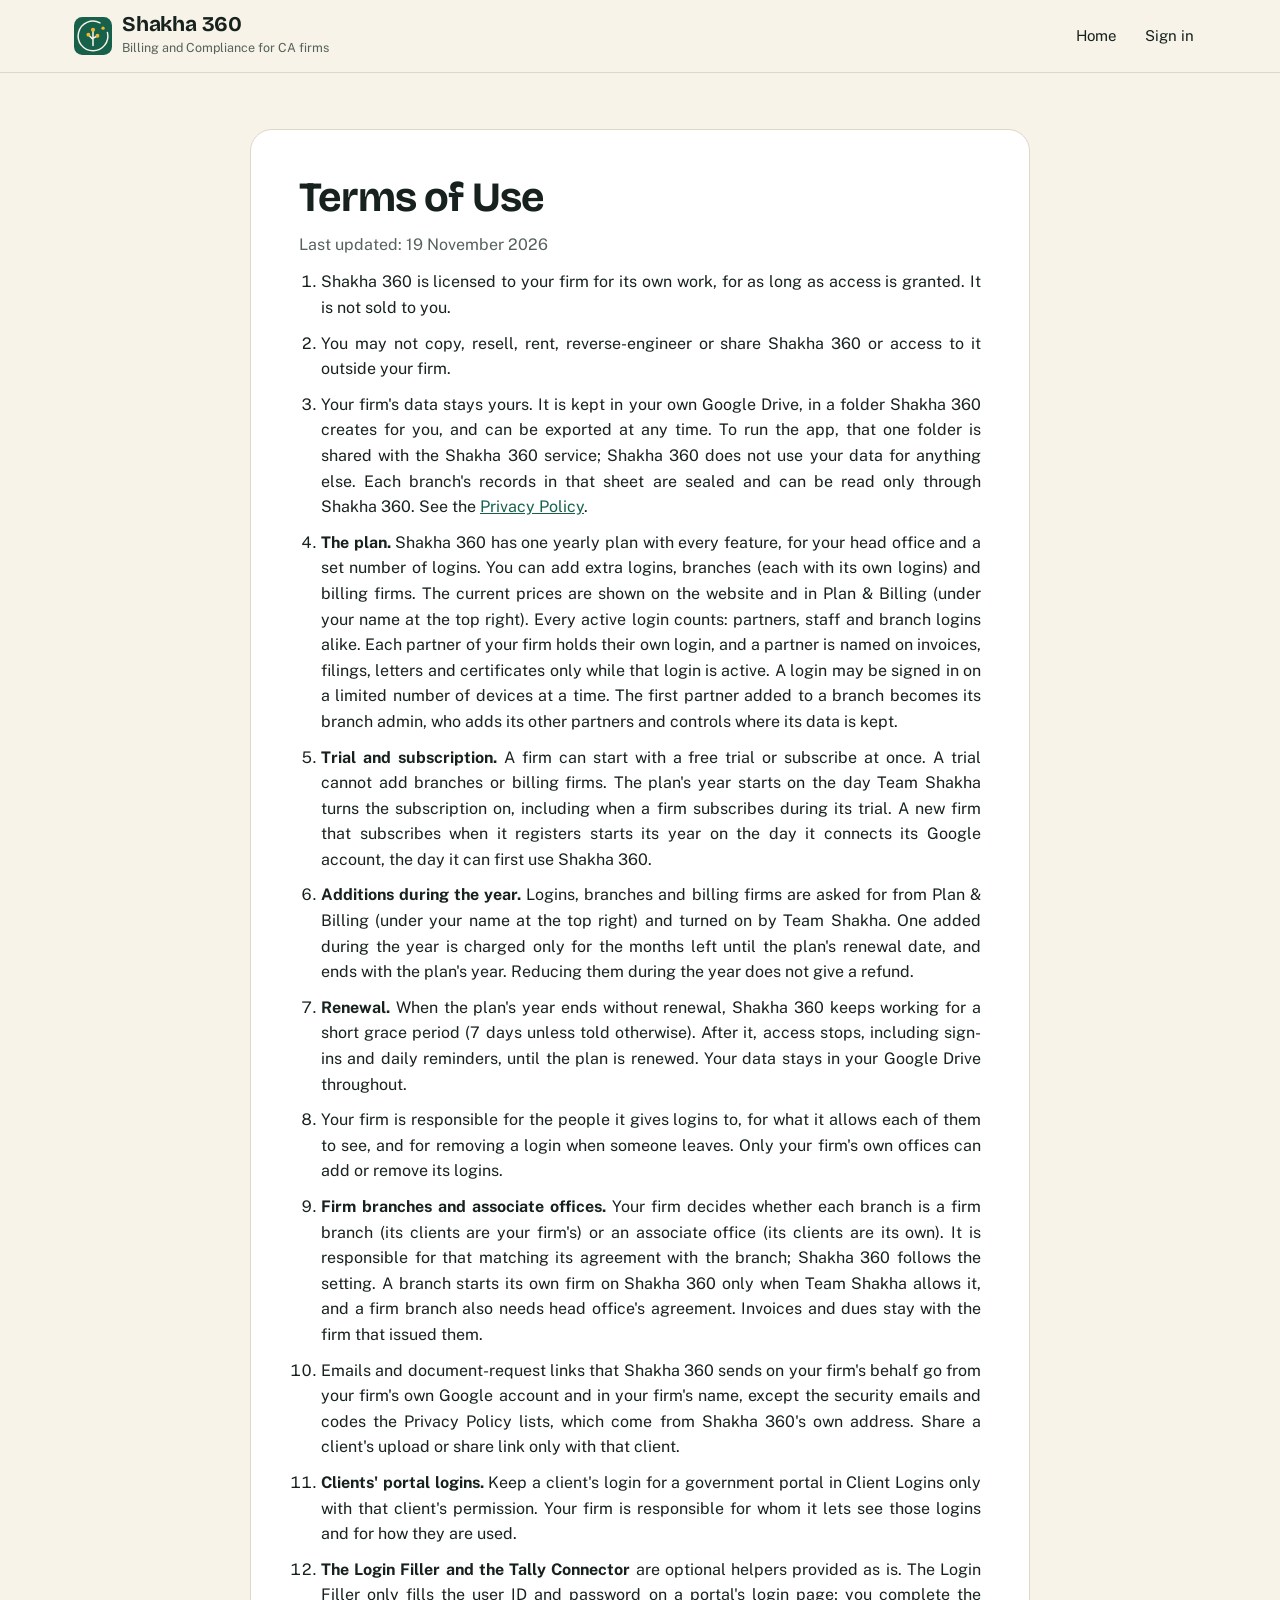
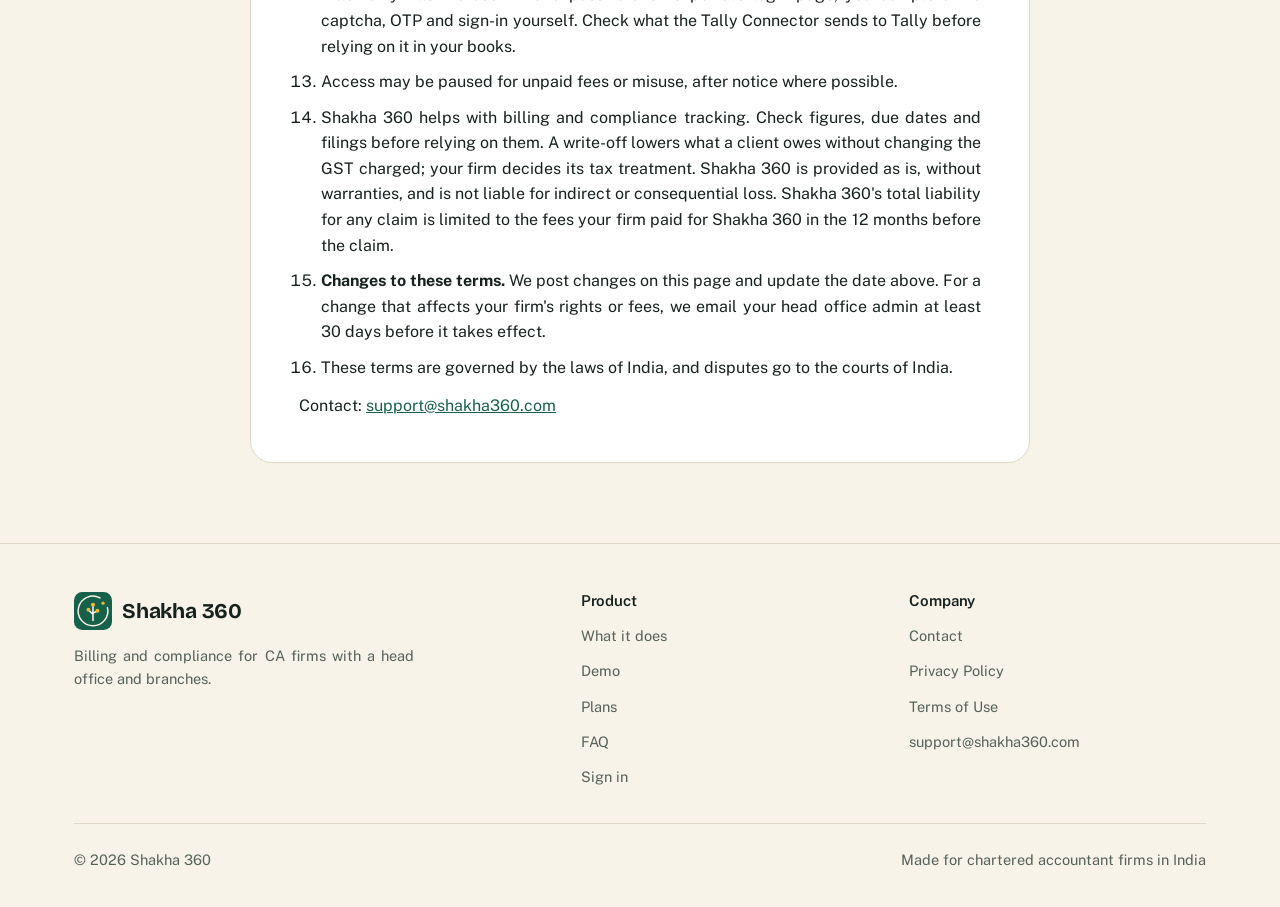
<file: terms.html>
<!doctype html><html lang="en"><head><meta charset="utf-8"><meta name="viewport" content="width=device-width,initial-scale=1">
<meta name="referrer" content="strict-origin-when-cross-origin">
<link rel="canonical" href="https://www.shakha360.com/terms.html"><title>Terms of Use – Shakha 360</title>
<meta name="description" content="The terms on which a CA firm may use Shakha 360, including the trial, fees, data ownership and ending the service."><link rel="preconnect" href="https://fonts.googleapis.com"><link rel="preconnect" href="https://fonts.gstatic.com" crossorigin><link rel="stylesheet" href="https://fonts.googleapis.com/css2?family=Bricolage+Grotesque:opsz,wght@12..96,500..700&family=Public+Sans:wght@400;500;600;700&display=swap"><link rel="icon" href="shakha360-icon.svg" type="image/svg+xml"><link rel="stylesheet" href="style.css"></head><body>
<header class="top"><div class="wrap"><a class="brand" href="index.html" aria-label="Shakha 360 home"><svg viewBox="0 0 512 512" aria-hidden="true"><rect width="512" height="512" rx="112" fill="#17614A"/><path d="M450.1 207.6A200 200 0 1 1 349.9 79.4" fill="none" stroke="#F7F3E8" stroke-width="20" stroke-linecap="round"/><path d="M256 384V172M256 302L200 246M256 288L310 256" fill="none" stroke="#F7F3E8" stroke-width="21" stroke-linecap="round"/><circle cx="256" cy="172" r="28" fill="#F2B632"/><circle cx="194" cy="238" r="26" fill="#F2B632"/><circle cx="316" cy="252" r="26" fill="#F2B632"/><circle cx="391.5" cy="150.1" r="22" fill="#F2B632"/></svg><div><div class="bn">Shakha 360</div><div class="bt">Billing and Compliance for CA firms</div></div></a><nav class="nav" style="display:flex;position:static;flex-direction:row;padding:0;border:0" aria-label="Main"><a href="index.html">Home</a><a href="app/">Sign in</a></nav></div></header>
<main class="wrap docMain" id="main"><article class="doc">
<h1>Terms of Use</h1><p class="upd">Last updated: 19 November 2026</p>
<ol><li>Shakha 360 is licensed to your firm for its own work, for as long as access is granted. It is not sold to you.</li>
<li>You may not copy, resell, rent, reverse-engineer or share Shakha 360 or access to it outside your firm.</li>
<li>Your firm's data stays yours. It is kept in your own Google Drive, in a folder Shakha 360 creates for you, and can be exported at any time. To run the app, that one folder is shared with the Shakha 360 service; Shakha 360 does not use your data for anything else. Each branch's records in that sheet are sealed and can be read only through Shakha 360. See the <a href="privacy.html">Privacy Policy</a>.</li>
<li><b>The plan.</b> Shakha 360 has one yearly plan with every feature, for your head office and a set number of logins. You can add extra logins, branches (each with its own logins) and billing firms. The current prices are shown on the website and in Plan &amp; Billing (under your name at the top right). Every active login counts: partners, staff and branch logins alike. Each partner of your firm holds their own login, and a partner is named on invoices, filings, letters and certificates only while that login is active. A login may be signed in on a limited number of devices at a time. The first partner added to a branch becomes its branch admin, who adds its other partners and controls where its data is kept.</li>
<li><b>Trial and subscription.</b> A firm can start with a free trial or subscribe at once. A trial cannot add branches or billing firms. The plan's year starts on the day Team Shakha turns the subscription on, including when a firm subscribes during its trial. A new firm that subscribes when it registers starts its year on the day it connects its Google account, the day it can first use Shakha 360.</li>
<li><b>Additions during the year.</b> Logins, branches and billing firms are asked for from Plan &amp; Billing (under your name at the top right) and turned on by Team Shakha. One added during the year is charged only for the months left until the plan's renewal date, and ends with the plan's year. Reducing them during the year does not give a refund.</li>
<li><b>Renewal.</b> When the plan's year ends without renewal, Shakha 360 keeps working for a short grace period (7 days unless told otherwise). After it, access stops, including sign-ins and daily reminders, until the plan is renewed. Your data stays in your Google Drive throughout.</li>
<li>Your firm is responsible for the people it gives logins to, for what it allows each of them to see, and for removing a login when someone leaves. Only your firm's own offices can add or remove its logins.</li>
<li><b>Firm branches and associate offices.</b> Your firm decides whether each branch is a firm branch (its clients are your firm's) or an associate office (its clients are its own). It is responsible for that matching its agreement with the branch; Shakha 360 follows the setting. A branch starts its own firm on Shakha 360 only when Team Shakha allows it, and a firm branch also needs head office's agreement. Invoices and dues stay with the firm that issued them.</li>
<li>Emails and document-request links that Shakha 360 sends on your firm's behalf go from your firm's own Google account and in your firm's name, except the security emails and codes the Privacy Policy lists, which come from Shakha 360's own address. Share a client's upload or share link only with that client.</li>
<li><b>Clients' portal logins.</b> Keep a client's login for a government portal in Client Logins only with that client's permission. Your firm is responsible for whom it lets see those logins and for how they are used.</li>
<li><b>The Login Filler and the Tally Connector</b> are optional helpers provided as is. The Login Filler only fills the user ID and password on a portal's login page; you complete the captcha, OTP and sign-in yourself. Check what the Tally Connector sends to Tally before relying on it in your books.</li>
<li>Access may be paused for unpaid fees or misuse, after notice where possible.</li>
<li>Shakha 360 helps with billing and compliance tracking. Check figures, due dates and filings before relying on them. A write-off lowers what a client owes without changing the GST charged; your firm decides its tax treatment. Shakha 360 is provided as is, without warranties, and is not liable for indirect or consequential loss. Shakha 360's total liability for any claim is limited to the fees your firm paid for Shakha 360 in the 12 months before the claim.</li>
<li><b>Changes to these terms.</b> We post changes on this page and update the date above. For a change that affects your firm's rights or fees, we email your head office admin at least 30 days before it takes effect.</li>
<li>These terms are governed by the laws of India, and disputes go to the courts of India.</li></ol>
<p>Contact: <a href="mailto:support@shakha360.com">support@shakha360.com</a></p>
</article></main>
<footer class="foot"><div class="wrap"><div><a class="brand" href="index.html"><svg viewBox="0 0 512 512" aria-hidden="true"><rect width="512" height="512" rx="112" fill="#17614A"/><path d="M450.1 207.6A200 200 0 1 1 349.9 79.4" fill="none" stroke="#F7F3E8" stroke-width="20" stroke-linecap="round"/><path d="M256 384V172M256 302L200 246M256 288L310 256" fill="none" stroke="#F7F3E8" stroke-width="21" stroke-linecap="round"/><circle cx="256" cy="172" r="28" fill="#F2B632"/><circle cx="194" cy="238" r="26" fill="#F2B632"/><circle cx="316" cy="252" r="26" fill="#F2B632"/><circle cx="391.5" cy="150.1" r="22" fill="#F2B632"/></svg><div><div class="bn">Shakha 360</div></div></a><p>Billing and compliance for CA firms with a head office and branches.</p></div><div><h4>Product</h4><ul><li><a href="index.html#does">What it does</a></li><li><a href="index.html#demo">Demo</a></li><li><a href="index.html#plans">Plans</a></li><li><a href="index.html#faq">FAQ</a></li><li><a href="app/">Sign in</a></li></ul></div><div><h4>Company</h4><ul><li><a href="index.html#contact">Contact</a></li><li><a href="privacy.html">Privacy Policy</a></li><li><a href="terms.html">Terms of Use</a></li><li><a href="mailto:support@shakha360.com">support@shakha360.com</a></li></ul></div><div class="copy"><span>&copy; 2026 Shakha 360</span><span>Made for chartered accountant firms in India</span></div></div></footer>
</body></html>
</file>
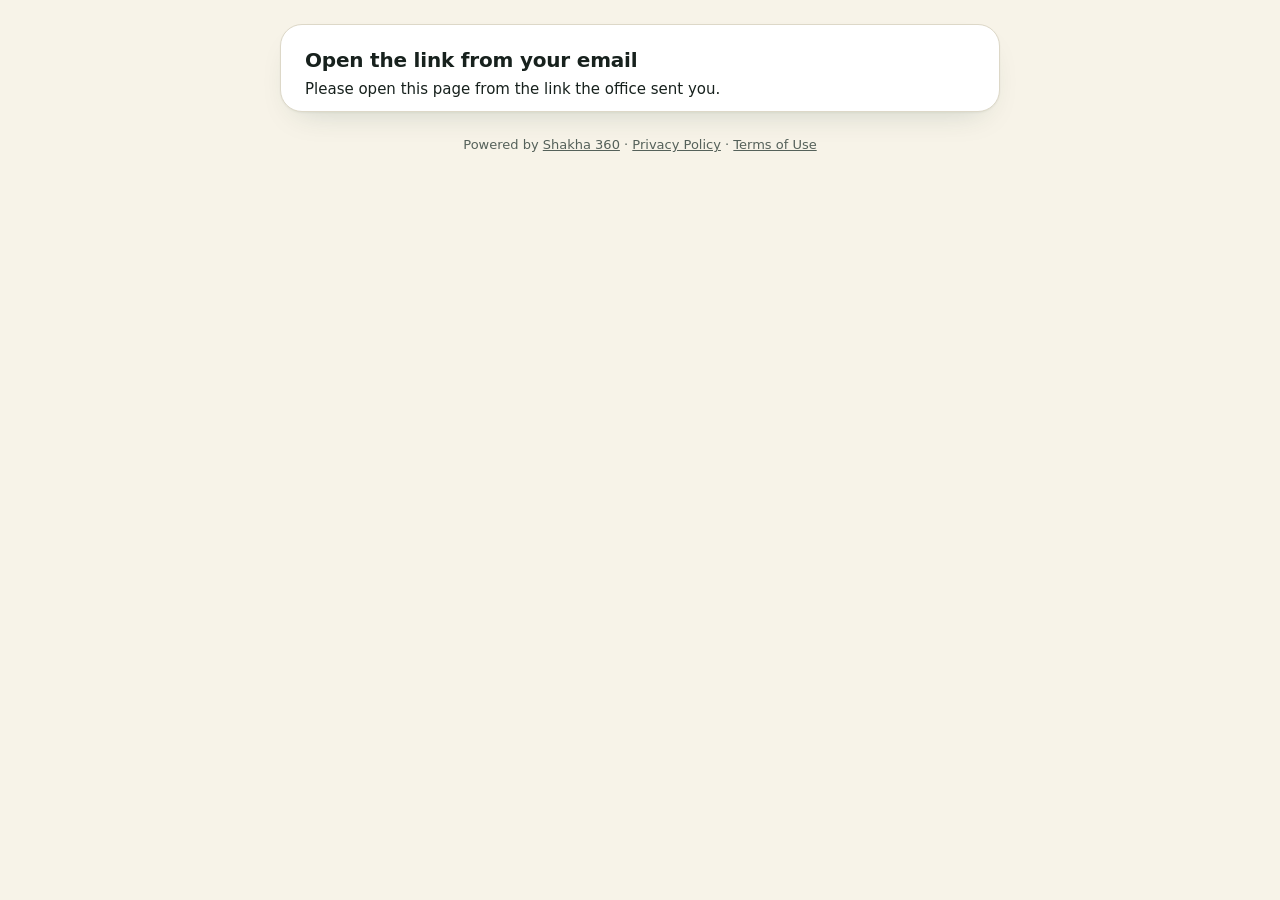
<file: upload.html>
<!doctype html><html lang="en"><head><meta charset="utf-8">
<!-- 22 Nov 2026 security: page rules (what this page may load and talk to) and a guard so it can't be shown inside another site's frame -->
<meta http-equiv="Content-Security-Policy" content="default-src 'self'; script-src 'self' 'unsafe-inline'; style-src 'self' 'unsafe-inline' https://fonts.googleapis.com; font-src 'self' data: https://fonts.gstatic.com; img-src 'self' data: blob: https:; connect-src 'self' https://shakha360-327918432563.asia-south1.run.app https://*.run.app https://*.shakha360.com https://script.google.com https://script.googleusercontent.com; object-src 'none'; base-uri 'self'; form-action 'self'; frame-src 'none'">
<script>if (window.top !== window.self) { document.documentElement.style.display = 'none'; try { window.top.location.replace(window.location.href); } catch (e) { } }</script>
<meta name="viewport" content="width=device-width,initial-scale=1"><meta name="robots" content="noindex"><meta name="referrer" content="no-referrer"><title>Your request</title><link rel="icon" href="shakha360-icon.svg" type="image/svg+xml">
<link rel="preconnect" href="https://fonts.googleapis.com"><link rel="preconnect" href="https://fonts.gstatic.com" crossorigin>
<link rel="stylesheet" href="https://fonts.googleapis.com/css2?family=Bricolage+Grotesque:opsz,wght@12..96,500..700&family=Public+Sans:wght@400;500;600;700&display=swap">
<link rel="stylesheet" href="style.css">
<style>
/* 27 Nov 2026 (owner): the page is the sending firm's own. A plain letterhead at the top (the firm's logo or initials, its name, the
   line under it and how to reach it), then what is asked, for whom and by when. No leaf, flower or other decoration.
   Everything takes the page's tokens, so it reads the same in light and dark. */
body{background:var(--bg)}
.lh{background:var(--card);border-bottom:1px solid var(--line);box-shadow:inset 0 4px 0 var(--g)}
.col{max-width:720px;margin:0 auto;padding:0 20px;box-sizing:border-box}
.lh.wide .col,.rq.wide .col{max-width:900px}
.lhTop{display:flex;align-items:center;gap:16px;padding:26px 0 18px}
.lhLogo{flex:none;display:grid;place-items:center;width:60px;height:60px;border-radius:14px;background:#fff;border:1px solid var(--line);overflow:hidden}
.lhLogo img{display:block;max-width:100%;max-height:100%;width:auto;height:auto;padding:6px;box-sizing:border-box;object-fit:contain}
.lhLogo.mono{background:var(--g);border-color:transparent;color:#fff;font:700 22px/1 var(--f-d);letter-spacing:.01em}
.lhName{min-width:0;flex:1}
.lhName b{display:block;font:700 clamp(1.25rem,3.4vw,1.6rem)/1.15 var(--f-d);letter-spacing:-.015em;color:var(--fg);overflow-wrap:anywhere}
.lhName span{display:block;margin-top:4px;font-size:14.5px;color:var(--mu);overflow-wrap:anywhere}
.lhSafe{flex:none;display:inline-flex;align-items:center;gap:7px;padding:7px 12px;border-radius:999px;background:var(--ok-bg);color:var(--ok);font:600 13px/1 var(--f-b);white-space:nowrap}
.lhSafe svg,.lhMeta svg,.rqF svg{width:15px;height:15px;flex:none;fill:none;stroke:currentColor;stroke-width:1.9;stroke-linecap:round;stroke-linejoin:round}
.lhMeta{display:flex;flex-wrap:wrap;gap:6px 22px;padding:12px 0 14px;border-top:1px solid var(--line);font-size:13.5px;color:var(--mu)}
.lhMeta span,.lhMeta a{display:inline-flex;align-items:flex-start;gap:7px;min-width:0;color:inherit;text-decoration:none;overflow-wrap:anywhere;line-height:1.45}
.lhMeta svg{margin-top:2px}
.lhName .lhAdr{display:flex;align-items:flex-start;gap:6px;margin-top:6px;font-size:13.5px;line-height:1.45}.lhName .lhAdr span{display:block;margin:0;font-size:inherit}.lhAdr svg{width:14px;height:14px;flex:none;margin-top:3px;fill:none;stroke:currentColor;stroke-width:1.9;stroke-linecap:round;stroke-linejoin:round}
.lhMeta a:hover{color:var(--link);text-decoration:underline;text-underline-offset:3px}
.lhMeta a:focus-visible{outline:3px solid var(--focus);outline-offset:2px;border-radius:4px}
/* what is asked */
.rq .col{padding-top:28px;padding-bottom:22px}
.rqK{font:700 12.5px/1 var(--f-b);letter-spacing:.08em;text-transform:uppercase;color:var(--link)}
.rq h1{font:700 clamp(1.6rem,4.4vw,2.2rem)/1.12 var(--f-d);letter-spacing:-.02em;margin:10px 0 0;color:var(--fg);overflow-wrap:anywhere;text-wrap:pretty}
.rqF{display:flex;flex-wrap:wrap;gap:8px 10px;margin:16px 0 0;padding:0}
.rqF div{display:inline-flex;align-items:center;gap:8px;min-width:0;padding:8px 12px;border:1px solid var(--line);border-radius:10px;background:var(--card);font-size:14.5px;line-height:1.3}
.rqF svg{color:var(--mu)}
.rqF dt{color:var(--mu)}.rqF dd{margin:0;font-weight:600;color:var(--fg);overflow-wrap:anywhere}
.prog{display:flex;align-items:center;gap:12px;margin:18px 0 0}.prog .trk{flex:1;height:8px;border-radius:8px;background:var(--line);overflow:hidden}.prog .trk i{display:block;height:100%;width:0;background:var(--ok);border-radius:8px;transition:width .3s}
.prog span{font-size:14px;color:var(--fg);font-weight:600;white-space:nowrap;font-variant-numeric:tabular-nums}
@media(max-width:560px){.col{padding:0 14px}.lhTop{gap:12px;padding:22px 0 14px}.lhLogo{width:50px;height:50px;border-radius:12px}.lhLogo.mono{font-size:19px}.lhSafe{padding:8px}.lhSafe span{position:absolute;width:1px;height:1px;overflow:hidden;clip:rect(0 0 0 0);white-space:nowrap}
  .lhMeta{flex-direction:column;gap:6px}.rq .col{padding-top:22px;padding-bottom:16px}.rqF div{padding:7px 10px;font-size:14px}}
@media(prefers-reduced-motion:reduce){.prog .trk i{transition:none}}
/* the card of documents */
.cx{position:relative;z-index:2;max-width:720px;margin:0 auto;background:var(--card);color:var(--fg);border:1px solid var(--line);border-radius:22px;padding:24px 24px 10px;box-sizing:border-box;box-shadow:0 1px 2px rgba(13,58,44,.05),0 14px 34px -18px rgba(13,58,44,.22)}
/* 10.20.0: a web address or any long word in the office's message wraps inside the card on a phone */
.cx h1{font-size:20px;margin:0 0 6px;overflow-wrap:anywhere}.cx p{font-size:15px;line-height:1.55;overflow-wrap:anywhere}.mu{font-size:13.5px;color:var(--mu)}
.note{background:var(--card2);border:1px solid var(--line);border-radius:14px;padding:12px 14px;margin-bottom:6px}.note p+p{margin-top:6px}
/* 10.48.2: a locked file's password, asked under the file */
.pwq{border:1px solid var(--line);background:var(--card2);border-radius:12px;padding:10px 12px;margin:6px 0 4px;font-size:14px}.pwq label{display:block;font-weight:600;margin-bottom:6px;overflow-wrap:anywhere}
.pwq .pwr{display:flex;gap:8px;flex-wrap:wrap}.pwq input{flex:1 1 180px;min-width:0;min-height:42px;border:1px solid var(--line);border-radius:10px;padding:8px 10px;font:inherit;background:var(--card);color:var(--fg)}
.pwq button{min-height:42px;border-radius:10px;padding:8px 14px;font:inherit;font-weight:600;cursor:pointer;border:1px solid var(--line);background:var(--card);color:var(--fg)}.pwq button.pri{background:var(--brand,#0F6E56);border-color:transparent;color:#fff}
.pwq .pwm{margin-top:6px;font-size:13.5px}.pwq.ok{color:var(--ok)}
.allin{display:none;background:var(--ok-bg);color:var(--ok);border-radius:14px;padding:12px 14px;font-weight:600;margin-bottom:10px}.allin.on{display:block}
.grp{display:flex;align-items:center;justify-content:space-between;gap:12px;margin:22px 0 10px}.grp h2{font-size:17px;font-weight:600;min-width:0;overflow-wrap:anywhere}.grp span{flex:none;font-size:13px;color:var(--mu);font-weight:600;white-space:nowrap}.grpx{height:1px;background:rgba(0,0,0,.1);margin:24px 0 16px}
.it{border:1px solid var(--line);border-radius:14px;padding:14px;margin-bottom:10px;background:var(--card)}.it.done{background:var(--card2)}
.ih{display:flex;align-items:flex-start;justify-content:space-between;gap:10px}.ih b{font-size:15.5px;overflow-wrap:anywhere}
.got{flex:none;font-size:12.5px;font-weight:700;color:var(--ok);background:var(--ok-bg);border-radius:99px;padding:3px 11px}.got.na{color:var(--mu);background:var(--line)}
/* the drop area: a label around the file chooser, so a tap, a click, the keyboard and a drop all work */
.dz{position:relative;display:flex;align-items:center;justify-content:center;gap:10px;flex-wrap:wrap;text-align:center;margin-top:10px;padding:16px 12px;min-height:60px;border:1.5px dashed var(--line);border-radius:12px;color:var(--mu);font-size:14.5px;cursor:pointer;transition:border-color .15s,background .15s}
.dz:hover,.dz.over{border-color:var(--link);background:var(--ok-bg);color:var(--fg)}.dz u{color:var(--link);font-weight:600;text-decoration:none}
.dz svg{width:20px;height:20px;fill:none;stroke:currentColor;stroke-width:1.8;stroke-linecap:round;stroke-linejoin:round;flex:none}
.dz input{position:absolute;inset:0;width:100%;height:100%;opacity:0;cursor:pointer}.dz:focus-within{outline:3px solid var(--focus);outline-offset:2px}
.it.done .dz{padding:9px 12px;min-height:44px;font-size:13.5px}.dz.dzna{display:none}
.nal{display:inline-flex;align-items:center;gap:8px;margin-top:10px;font-size:13.5px;color:var(--mu);min-height:28px;cursor:pointer}.nal input{width:17px;height:17px;accent-color:#17614A}
.ln{font-size:13.5px;margin-top:8px;overflow-wrap:anywhere}.ln.bad{color:var(--bad)}.ln.ok{color:var(--ok)}
.bar{height:6px;border-radius:6px;background:var(--line);overflow:hidden;margin-top:4px}.bar i{display:block;height:100%;width:0;background:var(--ok)}
/* 10.20.0: the bar and the spinner take the page's green, which is the light green in dark mode */
.spin{width:28px;height:28px;border:3px solid var(--line);border-top-color:var(--ok);border-radius:50%;animation:r .9s linear infinite;margin:8px 0 14px}@keyframes r{to{transform:rotate(360deg)}}
.plain{margin-top:24px}.foot2{text-align:center;font-size:13px;color:var(--mu);margin:22px 16px 30px;line-height:1.7;overflow-wrap:anywhere}.foot2 a{color:inherit}.foot2 #sentBy:empty{display:none}.foot2 #sentBy{display:block;color:var(--fg);font-weight:600}
/* 10.27.0 */
/* 10.27.0: documents and questions sit in one card for each heading; questions have answer boxes and tables */
.cx.wide{max-width:900px}
.gc{border:1px solid var(--line);border-radius:16px;padding:16px;margin:16px 0;background:var(--card)}
.gc .grp{margin:0 0 4px}
.gc .it{border:0;border-top:1px solid var(--line);border-radius:0;padding:14px 0 12px;margin:0;background:none}.gc .it:first-of-type{border-top:0;padding-top:6px}.gc .it.done{background:none}
.gc.nohead .it:first-child{border-top:0;padding-top:0}
.ql{font-size:15.5px;font-weight:600;color:var(--fg);overflow-wrap:anywhere}
.sv{font-size:12.5px;font-weight:600;color:var(--ok);margin-left:8px;white-space:nowrap}.sv[hidden]{display:none}
.fx{display:flex;align-items:stretch;margin-top:8px;width:100%}
.fx .pre{display:flex;align-items:center;padding:0 12px;border:1px solid var(--line);border-right:0;border-radius:10px 0 0 10px;background:var(--card2);color:var(--mu);font-size:16px;font-weight:600}
.fx .pre+.ib{border-radius:0 10px 10px 0}
.ib{flex:1;min-width:0;width:100%;min-height:44px;box-sizing:border-box;padding:10px 12px;font:16px/1.4 var(--f-b);color:var(--fg);background:var(--card);border:1px solid var(--line);border-radius:10px}
textarea.ib{resize:vertical;min-height:84px}
.ib:focus{outline:2px solid var(--focus);outline-offset:1px;border-color:var(--focus)}
.ib[aria-invalid="true"]{border-color:var(--bad)}
.ib:disabled,.ib[readonly]{background:var(--card2);color:var(--fg);opacity:1}
input[type=date].ib{-webkit-appearance:none;appearance:none}
.ferr{display:flex;gap:6px;align-items:flex-start;color:var(--bad);font-size:14px;margin-top:6px;overflow-wrap:anywhere}.ferr[hidden]{display:none}
.ferr::before{content:"!";flex:none;display:inline-flex;align-items:center;justify-content:center;width:17px;height:17px;border-radius:50%;background:var(--bad);color:var(--card);font-size:12px;font-weight:700;margin-top:1px}
.ask{background:var(--warn-bg);color:var(--fg);border-radius:10px;padding:10px 12px;margin-top:8px;font-size:14.5px;overflow-wrap:anywhere}.ask b{color:var(--warn)}
.ro{margin-top:6px;font-size:15px;white-space:pre-wrap;overflow-wrap:anywhere}
/* a table: each row is a small card on the phone, a grid of boxes on a wider screen */
.tbl{margin-top:8px}.trh{display:none}
.tr{border:1px solid var(--line);border-radius:12px;padding:12px;margin-top:10px;background:var(--card2)}
.trt{display:flex;align-items:center;justify-content:space-between;gap:8px;min-height:32px}.trt b{font-size:14.5px}
.rm{display:inline-flex;align-items:center;justify-content:center;gap:6px;min-width:44px;min-height:44px;margin:-6px -6px -6px 0;padding:0 8px;border:0;background:none;color:var(--bad);font:600 14px var(--f-b);cursor:pointer;border-radius:10px}
.rm:focus-visible{outline:2px solid var(--focus)}.rm[hidden]{display:none}.rm i{font-style:normal;font-size:20px;line-height:1}
.tc{margin-top:8px}.tl{display:block;font-size:13.5px;font-weight:600;color:var(--mu);margin-bottom:-2px}
.add{display:flex;align-items:center;justify-content:center;width:100%;min-height:48px;margin-top:10px;border:1.5px dashed var(--line);border-radius:12px;background:none;color:var(--link);font:600 15px var(--f-b);cursor:pointer}
.add:hover{border-color:var(--link);background:var(--ok-bg)}.add:focus-visible{outline:2px solid var(--focus);outline-offset:2px}.add[hidden]{display:none}
.tot{display:flex;align-items:center;gap:8px;margin-top:10px;font-size:14.5px;font-weight:600}.tot[hidden]{display:none}
.tot::before{flex:none;display:inline-flex;align-items:center;justify-content:center;width:18px;height:18px;border-radius:50%;font-size:12px;font-weight:700;color:var(--card)}
.tot.warn{color:var(--warn)}.tot.warn::before{content:"!";background:var(--warn)}
.tot.ok{color:var(--ok)}.tot.ok::before{content:"\2713";background:var(--ok)}
.tot.bad{color:var(--bad)}.tot.bad::before{content:"!";background:var(--bad)}
.tmin{font-size:13.5px;color:var(--mu);margin-top:8px}
@media(min-width:860px){
  .trh,.tr{display:grid;grid-template-columns:repeat(var(--n),minmax(120px,1fr)) 44px;gap:8px;align-items:start}
  .tbl{overflow-x:auto;padding-bottom:2px}
  .trh{font-size:13px;font-weight:600;color:var(--mu);padding:0 2px}
  .tr{border:0;padding:0;margin-top:8px;background:none}
  .trt{display:contents}.trt b{display:none}.rm{order:99;margin:0}.rm span{display:none}.rm[hidden]{display:inline-flex;visibility:hidden}
  .tc{margin:0}.tc .fx{margin-top:0}
  .tl{position:absolute;width:1px;height:1px;overflow:hidden;clip:rect(0 0 0 0);white-space:nowrap}
}
/* the summary at the top, the thank-you card and the bar at the foot */
.sum{border:1.5px solid var(--bad);background:var(--bad-bg);border-radius:14px;padding:12px 14px;margin:12px 0}.sum[hidden]{display:none}.sum.left{border-color:var(--warn);background:var(--warn-bg)}
.sum h2{font-size:16px;margin:0 0 6px}.sum ul{margin:0;padding-left:20px}.sum li{margin:3px 0}.sum a{color:var(--fg);font-weight:600}.sum p{font-size:14px;margin-top:6px}
.sum:focus{outline:2px solid var(--focus);outline-offset:2px}
.thanks{background:var(--ok-bg);border-radius:16px;padding:16px 18px;margin:4px 0 12px}.thanks[hidden]{display:none}
.thanks h2{font-size:18px;color:var(--ok);margin:0 0 4px;overflow-wrap:anywhere}.thanks p{font-size:15px;margin:0}
html{scroll-padding-bottom:140px}.foot{position:sticky;bottom:0;z-index:3;display:flex;align-items:center;justify-content:space-between;gap:12px;flex-wrap:wrap;margin:18px -24px -10px;padding:12px 24px;background:var(--card);border-top:1px solid var(--line);border-radius:0 0 22px 22px}
.foot[hidden]{display:none}.fst{font-size:14px;color:var(--mu);font-weight:600}.fst.bad{color:var(--bad)}.fst.ok{color:var(--ok)}
.foot .btn{min-height:46px}
@media(max-width:700px){.gc{padding:14px;border-radius:14px}.foot{margin:16px -14px -6px;padding:10px 14px;border-radius:0 0 18px 18px}.foot .btn{flex:1 1 auto}}
@media(max-width:700px){.cx{margin:0 12px;padding:18px 14px 6px;border-radius:18px}}
/* 10.34.0: a pill for each file: it fills while the file goes, says Reconnecting while a dropped connection is tried again, and turns solid green when received */
.fp{position:relative;overflow:hidden;isolation:isolate;display:grid;grid-template-columns:18px minmax(0,1fr) auto auto;align-items:center;gap:10px;min-height:44px;margin-top:8px;padding:0 5px 0 14px;border:1.5px solid var(--line);border-radius:999px;background:var(--card);color:var(--fg);font-size:14px;transition:border-color .3s,color .3s;animation:fpIn .3s ease-out}
@keyframes fpIn{from{opacity:0;transform:translateY(6px) scale(.98)}to{opacity:1;transform:none}}
.fp .ff{position:absolute;inset:0 auto 0 0;z-index:-1;width:0;background-color:var(--ok-bg);transition:width .4s cubic-bezier(.3,.6,.4,1),background-color .4s}
.fp .fi{display:grid;place-items:center;color:var(--mu)}
.fp .fi svg{width:17px;height:17px;fill:none;stroke:currentColor;stroke-width:1.8;stroke-linecap:round;stroke-linejoin:round}
.fp .fn{font-weight:600;white-space:nowrap;overflow:hidden;text-overflow:ellipsis}
.fp .fz{font-size:12.5px;color:var(--mu);white-space:nowrap;font-variant-numeric:tabular-nums}
.fp .fs{display:inline-flex;align-items:center;justify-content:center;gap:6px;min-width:96px;height:34px;padding:0 12px;box-sizing:border-box;border:0;border-radius:999px;font:600 13px/1 var(--f-b);white-space:nowrap;background:var(--card2);color:var(--mu);font-variant-numeric:tabular-nums;transition:background-color .3s,color .3s}
.fp .fs svg{width:14px;height:14px;fill:none;stroke:currentColor;stroke-width:3;stroke-linecap:round;stroke-linejoin:round}
.fp.go{border-color:var(--ok)}
.fp.go .ff{background-image:linear-gradient(100deg,transparent 30%,rgba(255,255,255,.5) 50%,transparent 70%);background-size:220% 100%;animation:fpShim 1.3s linear infinite}
@keyframes fpShim{from{background-position:120% 0}to{background-position:-120% 0}}
.fp.go .fs{background:var(--ok);color:var(--card)}
.fp.wait{border-color:var(--warn)}.fp.wait .fs{background:var(--warn-bg);color:var(--warn)}.fp.wait .ff{background-color:var(--warn-bg);background-image:none;animation:none}
.fp.ok{border-color:var(--ok);color:var(--card)}
.fp.ok .ff{width:100%!important;background-color:var(--ok);background-image:none;animation:none}
.fp.ok .fi,.fp.ok .fz{color:inherit;opacity:.8}
.fp.ok .fs{background:rgba(255,255,255,.18);color:inherit}
.fp.bad{border-color:var(--bad)}.fp.bad .ff{background-color:var(--bad-bg);background-image:none;animation:none}
.fp.bad .fz{color:var(--bad);font-weight:500;white-space:normal;text-align:right}
.fp.bad .fs{background:var(--bad);color:var(--card)}.fp.bad.final .fs{background:var(--bad-bg);color:var(--bad)}
.fp button.fs{cursor:pointer}.fp button.fs:focus-visible{outline:3px solid var(--focus);outline-offset:2px}
.got{animation:fpPop .3s ease-out}
@keyframes fpPop{from{transform:scale(.7);opacity:0}to{transform:none;opacity:1}}
@media(max-width:440px){.fp{grid-template-columns:18px minmax(0,1fr) auto}.fp .fz{display:none}.fp.bad .fz{display:block;grid-column:2/4;padding-bottom:8px;text-align:left}.fp .fs{min-width:84px}}
@media(prefers-reduced-motion:reduce){.fp,.fp *,.got{animation:none!important;transition:none!important}}
</style>
<!-- 10.20.0: with JavaScript off the page says so, and does not spin for ever -->
<noscript><style>#box h1,#box .spin{display:none}</style></noscript></head><body>
<main id="main">
<header class="lh" id="head" hidden><div class="col" id="headIn"></div></header>
<section class="rq" id="rq" hidden><div class="col" id="rqIn"></div></section>
<div class="cx plain" id="box" aria-live="polite"><h1>Opening your request</h1><div class="spin"></div><noscript><p>This page needs JavaScript. Please open the link in Chrome, Safari, Edge or Firefox.</p></noscript></div>
<p class="foot2"><span id="sentBy"></span>Powered by <a href="https://www.shakha360.com/" target="_blank" rel="noopener">Shakha 360</a> · <a href="privacy.html" target="_blank" rel="noopener">Privacy Policy</a> · <a href="terms.html" target="_blank" rel="noopener">Terms of Use</a></p></main>
<script>
/* Shakha 360 web app address (the same one as connect.html) */
var APP = 'https://shakha360-327918432563.asia-south1.run.app/exec';
/* 10.27.0: opened from a test server on this computer, the page talks to that server, never to the live one */
if (/^(localhost|127\.0\.0\.1)$/.test(location.hostname)) APP = location.origin + '/exec';
/* 8.7: the address can be changed in shakha-config.json beside this page */
var APP_READY = fetch('shakha-config.json', { cache: 'no-store' }).then(function (r) { return r.ok ? r.json() : null; }).then(function (c) { if (c && /^https:\/\//.test(c.api || '') && !/^(localhost|127\.0\.0\.1)$/.test(location.hostname)) APP = c.api; }).catch(function () { });
(function () {
  var q = new URLSearchParams(location.search), K = { f: q.get('f') || '', r: q.get('r') || '', t: q.get('t') || '' };
  var box = document.getElementById('box'), head = document.getElementById('head'), headIn = document.getElementById('headIn'), rq = document.getElementById('rq'), rqIn = document.getElementById('rqIn'), sentBy = document.getElementById('sentBy'), P = 5242880, MAX = 26214400, busy = 0;
  /* everything shown here is set as text, never as page code */
  function el(tag, cls, txt) { var e = document.createElement(tag); if (cls) e.className = cls; if (txt != null) e.textContent = txt; return e; }
  function fail(t, m) { head.hidden = true; rq.hidden = true; sentBy.textContent = ''; box.className = 'cx plain'; box.textContent = ''; box.appendChild(el('h1', '', t)); box.appendChild(el('p', '', m)); }
  function post(o) { var b = {}; for (var k in K) b[k] = K[k]; for (var j in o) b[j] = o[j];
    return APP_READY.then(function () { return fetch(window.SHAKHA_APP || APP, { method: 'POST', credentials: 'omit', redirect: 'follow', cache: 'no-store', body: JSON.stringify(b) }); }).then(function (r) { if (!r.ok) throw new Error('HTTP ' + r.status);
      /* 10.20.0: a reply that is not Shakha 360's own (a proxy's or an error page) counts as a connection fault */
      return r.json().catch(function () { throw new Error('HTTP reply not readable'); }); }); }
  function b64(blob) { return new Promise(function (y, n) { var r = new FileReader(); r.onload = function () { y(String(r.result).split(',')[1] || ''); }; r.onerror = n; r.readAsDataURL(blob); }); }
  function wait(ms) { return new Promise(function (y) { setTimeout(y, ms); }); }
  /* a file goes in pieces; after a dropped connection Shakha 360 asks how far it got and carries on from there */
  /* 10.20.0: Shakha 360 marks a refusal that will never succeed (final): its own sentence is shown at once. Only a dropped connection,
     a reply that can't be read and a "please wait" answer are tried again. The pattern is for replies from an older Shakha 360. */
  var FINAL = /not really|please send a pdf|up to|limit|not valid|expired|closed|empty|too many|not on this request|can't receive/i;
  function stop(j) { return j && !j.ok && (j.final === true || j.retry === false || (j.final === undefined && FINAL.test(j.error || ''))); }
  function send(file, item, show) {
    var uid = Date.now().toString(36) + Math.random().toString(36).slice(2, 8), at = 0, tries = 0;
    function step() {
      if (at >= file.size) return Promise.resolve();
      return b64(file.slice(at, at + P)).then(function (d) { return post({ up: 'piece', uid: uid, item: item, name: file.name, size: file.size, at: at, d: d }); }).then(function (j) {
        if (!j.ok) { if (stop(j)) throw Object.assign(new Error(j.error), { final: 1 }); throw { again: j.error }; }
        /* a file Shakha 360 already has (the reply to its last piece was lost) comes back as done: it is received, and is not sent again */
        if (j.done) { at = file.size; show(1); return null; }
        tries = 0; at = j.next; show(at / file.size); return step();
      }).catch(function (e) {
        if (!(e && (e.again !== undefined || e instanceof TypeError || /HTTP/.test(e.message || '')))) throw e;
        if (++tries > 5) throw new Error('The connection keeps dropping. Please try again on a better connection.');
        if (show.wait) show.wait();   /* 10.34.0: the file's pill says Reconnecting while this tries again */
        return wait(1500 * tries).then(function () { return post({ up: 'piece', uid: uid, probe: 1 }); }).then(function (p) { if (stop(p)) throw Object.assign(new Error(p.error), { final: 1 }); if (p.ok) { if (p.done) { at = file.size; show(1); return null; } at = p.next || 0; } return step(); }, function () { return step(); });
      });
    }
    return step().then(function () { return uid; });
  }
  /* 10.48.2: is the file locked with a password? A PDF that names /Encrypt (looked for at its start and its end), or a Word, Excel or
     PowerPoint file (.docx .xlsx .pptx) that is not a zip but an encrypted container */
  function bytesOf(blob) { return new Promise(function (y) { var r = new FileReader(); r.onload = function () { y(new Uint8Array(r.result)); }; r.onerror = function () { y(new Uint8Array(0)); }; r.readAsArrayBuffer(blob); }); }
  function lockedFile(f) { var ext = ((f.name.match(/\.([a-z0-9]+)$/i) || [])[1] || '').toLowerCase();
    if (ext === 'pdf') { var K = 1048576; return Promise.all([bytesOf(f.slice(0, K)), bytesOf(f.slice(Math.max(0, f.size - K)))]).then(function (L) {
        var hit = false; L.forEach(function (u) { var s = ''; for (var i = 0; i < u.length; i += 8192) s += String.fromCharCode.apply(null, u.subarray(i, i + 8192)); if (/\/Encrypt\s*(\d|<<)/.test(s)) hit = true; }); return hit; }); }
    if (ext === 'docx' || ext === 'xlsx' || ext === 'pptx') return bytesOf(f.slice(0, 8)).then(function (u) { return u.length >= 4 && u[0] === 0xD0 && u[1] === 0xCF && u[2] === 0x11 && u[3] === 0xE0; });
    return Promise.resolve(false); }
  /* asked under the file, then and there: the password goes to the office sealed; "I Don't Have It" tells the office it is locked */
  function pwAsk(list, f, uid, after) {
    var box = el('div', 'pwq'), lb = el('label', '', f.name + ' has a password. Type it so the office can open the file.'), row = el('div', 'pwr'), inp = el('input'), sv = el('button', 'pri', 'Save Password'), no = el('button', '', 'I Don\'t Have It'), msg = el('div', 'pwm');
    var id = 'pw_' + uid; inp.id = id; lb.htmlFor = id; inp.type = 'text'; inp.autocomplete = 'off'; inp.spellcheck = false; inp.setAttribute('autocapitalize', 'off'); sv.type = 'button'; no.type = 'button';
    row.appendChild(inp); row.appendChild(sv); row.appendChild(no); box.appendChild(lb); box.appendChild(row); box.appendChild(msg);
    if (after && after.parentNode === list) list.insertBefore(box, after.nextSibling); else list.appendChild(box);
    function go(pw) { if (pw === null) return; sv.disabled = no.disabled = inp.disabled = true; msg.textContent = 'Saving…';
      post({ up: 'pw', uid: uid, pw: pw }).then(function (j) { if (!j.ok) { sv.disabled = no.disabled = inp.disabled = false; msg.textContent = j.error || 'Could not be saved. Please try again.'; return; }
        box.className = 'pwq ok'; box.textContent = pw ? 'Password saved for ' + f.name + '.' : 'The office will see that ' + f.name + ' is locked.'; },
        function () { sv.disabled = no.disabled = inp.disabled = false; msg.textContent = 'Could not be saved. Please try again.'; }); }
    sv.onclick = function () { var v = inp.value; if (!v) { msg.textContent = 'Type the password, or choose I Don\'t Have It.'; inp.focus(); return; } go(v); };
    no.onclick = function () { go(''); };
    inp.addEventListener('keydown', function (e) { if (e.key === 'Enter') { e.preventDefault(); sv.onclick(); } });
    setTimeout(function () { try { inp.focus(); } catch (e) { } }, 50); }
  function icon() { var s = document.createElementNS('http://www.w3.org/2000/svg', 'svg'); s.setAttribute('viewBox', '0 0 24 24'); s.setAttribute('aria-hidden', 'true'); var p = document.createElementNS('http://www.w3.org/2000/svg', 'path'); p.setAttribute('d', 'M12 16V4m0 0L7 9m5-5 5 5M4 16v2a2 2 0 0 0 2 2h12a2 2 0 0 0 2-2v-2'); s.appendChild(p); return s; }
  /* 10.34.0: a file's pill. Its fill shows true progress: it eases over about as long as the last piece took, so it never runs ahead */
  function svgOf(d) { var s = document.createElementNS('http://www.w3.org/2000/svg', 'svg'); s.setAttribute('viewBox', '0 0 24 24'); s.setAttribute('aria-hidden', 'true'); var p = document.createElementNS('http://www.w3.org/2000/svg', 'path'); p.setAttribute('d', d); s.appendChild(p); return s; }
  function mb(b) { return b >= 1048576 ? (b / 1048576).toFixed(1) + ' MB' : Math.max(1, Math.round(b / 1024)) + ' KB'; }
  function filePill(f) {
    var w = el('div', 'fp'), ff = el('span', 'ff'), fi = el('span', 'fi'), fn = el('span', 'fn', f.name), fz = el('span', 'fz', mb(f.size)), fs = el('span', 'fs', 'Waiting');
    fi.appendChild(svgOf('M21 11.5l-8.6 8.6a5 5 0 0 1-7.1-7.1l8.6-8.6a3.4 3.4 0 0 1 4.8 4.8l-8.6 8.6a1.7 1.7 0 0 1-2.4-2.4l7.9-7.9')); fn.title = f.name;
    w.appendChild(ff); w.appendChild(fi); w.appendChild(fn); w.appendChild(fz); w.appendChild(fs);
    var pct = 0, t0 = 0, raf = 0;
    function status(txt, button, tick) { var nx = el(button ? 'button' : 'span', 'fs'); if (button) nx.type = 'button'; if (tick) nx.appendChild(svgOf('M5 12.5l4.5 4.5L19 7.5')); nx.appendChild(document.createTextNode(txt)); w.replaceChild(nx, fs); fs = nx; return nx; }
    function count(from, to, ms) { cancelAnimationFrame(raf); var s = performance.now();
      (function step(t) { var k = Math.min(1, (t - s) / ms); if (w.className === 'fp go') fs.textContent = 'Sending ' + Math.round(from + (to - from) * k) + '%'; if (k < 1) raf = requestAnimationFrame(step); })(s); }
    function show(x) { var to = Math.max(pct, Math.round(x * 100)), now = performance.now(), dur = Math.min(4, Math.max(.3, (now - t0) / 1000)); t0 = now;
      if (w.className !== 'fp go') { w.className = 'fp go'; fz.textContent = mb(f.size); status('Sending ' + pct + '%'); }
      ff.style.transitionDuration = dur + 's, .4s'; ff.style.width = to + '%'; count(pct, to, dur * 1000); pct = to; }
    show.wait = function () { cancelAnimationFrame(raf); w.className = 'fp wait'; fz.textContent = 'Connection dropped'; status('Reconnecting…'); };
    return { el: w, show: show,
      send: function () { pct = 0; ff.style.transitionDuration = '.2s, .4s'; ff.style.width = '0%'; w.className = 'fp go'; fz.textContent = mb(f.size); t0 = performance.now(); status('Sending 0%'); },
      done: function () { cancelAnimationFrame(raf); ff.style.transitionDuration = '.35s, .4s'; ff.style.width = '100%'; w.className = 'fp ok'; fz.textContent = mb(f.size); status('Received', false, true); },
      fail: function (msg, retry) { cancelAnimationFrame(raf); w.className = 'fp bad' + (retry ? '' : ' final'); fz.textContent = String(msg).replace(/\.$/, '');
        if (!retry) { status('Not sent'); return; }
        var b = status('Try Again', true); b.setAttribute('aria-label', 'Try sending ' + f.name + ' again'); b.onclick = function () { b.disabled = true; retry(); }; } };
  }
  /* 10.27.0: an answer is checked as Shakha 360 checks it: [the value, or '' when blank; what to do, or ''] */
  function chk(kind, v) { var s = String(v == null ? '' : v).trim(); if (!s) return ['', '']; if (s.length > 2000) return ['', 'An answer can be up to 2,000 characters'];
    if (kind === 'number' || kind === 'amount' || kind === 'pct') { var t = s.replace(/[,\s₹]/g, '').replace(/^rs\.?/i, '').replace(/%$/, '');
      if (!/^-?\d+(\.\d+)?$/.test(t) || t.length > 20) return ['', kind === 'pct' ? 'Enter a percentage, such as 25' : kind === 'amount' ? 'Enter an amount in figures, such as 125000' : 'Enter a number in figures'];
      if (kind === 'pct' && (+t < 0 || +t > 100)) return ['', 'Enter a percentage from 0 to 100']; return [t, '']; }
    if (kind === 'date') { var d = new Date(s + 'T00:00:00Z'); if (!/^\d{4}-\d\d-\d\d$/.test(s) || isNaN(d) || d.toISOString().slice(0, 10) !== s) return ['', 'Enter a date']; return [s, '']; }
    if (kind === 'email') { if (!/^[^@\s]+@[^@\s]+\.[^@\s]+$/.test(s) || s.length > 200) return ['', 'Enter a full email address, such as name@example.com']; return [s, '']; }
    if (kind === 'mobile') { var m = s.replace(/[\s().-]/g, '').replace(/^(\+91|0091|91(?=\d{10}$)|0(?=\d{10}$))/, ''); if (!/^[6-9]\d{9}$/.test(m)) return ['', 'Enter a 10-digit mobile number']; return [m, '']; }
    return [s, '']; }
  /* an amount is shown with Indian commas (1,25,00,000) */
  function inr(t) { t = String(t || ''); if (!/^-?\d+(\.\d+)?$/.test(t)) return t; var neg = t.charAt(0) === '-'; if (neg) t = t.slice(1); var p = t.split('.'), i = p[0], l3 = i.slice(-3), rest = i.slice(0, -3);
    return (neg ? '-' : '') + (rest ? rest.replace(/\B(?=(\d{2})+(?!\d))/g, ',') + ',' : '') + l3 + (p[1] ? '.' + p[1] : ''); }
  function shown(kind, v) { return v == null ? '' : kind === 'amount' ? inr(v) : String(v); }
  /* one answer box of its kind: the right keyboard, and ₹ or +91 outside the box */
  function box1(kind, long) { var inp;
    if (kind === 'text' && long) { inp = el('textarea', 'ib'); inp.rows = 3; } else { inp = el('input', 'ib'); inp.type = kind === 'email' ? 'email' : kind === 'mobile' ? 'tel' : kind === 'date' ? 'date' : 'text'; }
    if (kind === 'email') { inp.setAttribute('inputmode', 'email'); inp.autocomplete = 'email'; inp.spellcheck = false; }
    if (kind === 'mobile') { inp.setAttribute('inputmode', 'tel'); inp.autocomplete = 'tel-national'; inp.maxLength = 16; }
    if (kind === 'number' || kind === 'amount' || kind === 'pct') inp.setAttribute('inputmode', 'decimal');
    inp.maxLength = inp.maxLength > 0 ? inp.maxLength : 2000;
    var fx = el('div', 'fx'), pre = kind === 'amount' ? '₹' : kind === 'mobile' ? '+91' : kind === 'pct' ? '%' : '';
    if (pre && kind !== 'pct') { var p = el('span', 'pre', pre); p.setAttribute('aria-hidden', 'true'); fx.appendChild(p); }
    fx.appendChild(inp); return { fx: fx, inp: inp }; }
  function errBox(id) { var e = el('div', 'ferr'); e.id = id; e.hidden = true; e.setAttribute('role', 'alert'); return e; }
  function showErr(inp, e, msg) { e.textContent = msg || ''; e.hidden = !msg; if (msg) { inp.setAttribute('aria-invalid', 'true'); inp.setAttribute('aria-describedby', e.id); } else { inp.removeAttribute('aria-invalid'); } }

  function draw(o) {
    document.title = (o.items.some(function (i) { return i.q; }) ? 'Your request · ' : 'Upload documents · ') + o.firm; box.className = 'cx'; box.textContent = ''; headIn.textContent = ''; rqIn.textContent = ''; head.hidden = false; rq.hidden = false;
    /* the letterhead: the firm that sent the link. Its logo when the office has one (else its initials), its name, the line under the
       name, and its address, phone, email and website when the server sends them (an older server sends none, and the page is still whole).
       Every word is set as text; the logo is used only if it is a PNG, JPG, WebP or GIF picture; links are built here, never taken as sent. */
    var B = o.brand || {}, top = el('div', 'lhTop'), lg = el('span', 'lhLogo');
    function ico(d) { var x = document.createElementNS('http://www.w3.org/2000/svg', 'svg'); x.setAttribute('viewBox', '0 0 24 24'); x.setAttribute('aria-hidden', 'true'); d.split('|').forEach(function (dd) { var pth = document.createElementNS('http://www.w3.org/2000/svg', 'path'); pth.setAttribute('d', dd); x.appendChild(pth); }); return x; }
    function mono() { var w = String(o.firm || '').replace(/^\s*m\/s\.?\s*/i, '').split(/[\s.&,]+/).filter(function (x) { return x && !/^(and|co|llp|ltd|pvt|the)$/i.test(x); }); var t = ((w[0] || '').charAt(0) + (w[1] || '').charAt(0)).toUpperCase(); lg.className = 'lhLogo mono'; lg.textContent = t || '•'; lg.setAttribute('aria-hidden', 'true'); }
    if (typeof B.logo === 'string' && /^data:image\/(png|jpe?g|webp|gif);base64,[A-Za-z0-9+\/=]+$/.test(B.logo)) { var im = new Image(); im.alt = o.firm + ' logo'; im.onerror = function () { lg.textContent = ''; mono(); }; im.src = B.logo; lg.appendChild(im); } else mono();
    var nm = el('div', 'lhName'); nm.appendChild(el('b', '', o.firm)); if (o.tagline) nm.appendChild(el('span', '', o.tagline));
    var safe = el('span', 'lhSafe'); safe.appendChild(ico('M6 11V8a6 6 0 0 1 12 0v3|M5 11h14v10H5z')); safe.appendChild(el('span', '', 'Secure upload link')); safe.title = 'Only someone with this link can send files here';
    top.appendChild(lg); top.appendChild(nm); top.appendChild(safe); headIn.appendChild(top);
    var meta = el('div', 'lhMeta'), T = function (x) { return typeof x === 'string' ? x.trim().slice(0, 240) : ''; };
    function bit(d, txt, href) { var e = el(href ? 'a' : 'span'); if (href) { e.href = href; if (/^https:/.test(href)) { e.target = '_blank'; e.rel = 'noopener noreferrer'; } } e.appendChild(ico(d)); e.appendChild(el('span', '', txt)); meta.appendChild(e); return e; }
    /* the address sits under the firm's name, as on a letterhead; phone, email and website share the row below */
    if (T(B.addr)) { var ad = el('span', 'lhAdr'); ad.appendChild(ico('M12 21s-7-6.2-7-11.5a7 7 0 0 1 14 0C19 14.8 12 21 12 21z|M12 12.2a2.6 2.6 0 1 0 0-5.2 2.6 2.6 0 0 0 0 5.200z')); ad.appendChild(el('span', '', T(B.addr))); nm.appendChild(ad); }
    var ph = T(B.phone); if (ph) bit('M6.5 3h3l1.5 4.5-2 1.500a12 12 0 0 0 6 6l1.5-2 4.5 1.500v3a2 2 0 0 1-2.2 2A17 17 0 0 1 4.5 5.2 2 2 0 0 1 6.5 3z', ph, /^[+\d][\d\s()-]{5,22}$/.test(ph) ? 'tel:' + ph.replace(/[^\d+]/g, '') : '');
    var em = T(B.email); if (/^[^@\s<>"']+@[^@\s<>"']+\.[^@\s<>"']+$/.test(em)) bit('M3 6h18v12H3z|M3.5 6.500l8.5 6.5 8.5-6.5', em, 'mailto:' + em);
    var wb = T(B.web).replace(/^https?:\/\//i, '').replace(/\/+$/, ''); if (/^[a-z0-9][a-z0-9.-]*\.[a-z]{2,}(\/[^\s"'<>]*)?$/i.test(wb)) bit('M12 21a9 9 0 1 0 0-18 9 9 0 0 0 0 18z|M3 12h18|M12 3c2.5 2.7 2.5 15.3 0 18|M12 3c-2.5 2.7-2.5 15.3 0 18', wb, 'https://' + wb);
    if (meta.children.length) headIn.appendChild(meta);
    sentBy.textContent = 'This link was sent to you by ' + o.firm + '.';
    /* what is asked: the title, for whom, by when, and how far it has got */
    var hasQ0 = o.items.some(function (i) { return i.q && !i.optional; }), hasD0 = o.items.some(function (i) { return !i.q && !i.optional; });
    rqIn.appendChild(el('p', 'rqK', hasQ0 && hasD0 ? 'Documents and questions' : hasQ0 ? 'Questions for you' : 'Document request'));
    rqIn.appendChild(el('h1', '', o.title));
    var hasDue = !o.noDue && o.dueText && o.dueText !== 'the earliest';
    var facts = el('dl', 'rqF'); function fact(d, k, v) { var r = el('div'); r.appendChild(ico(d)); r.appendChild(el('dt', '', k)); r.appendChild(el('dd', '', v)); facts.appendChild(r); }
    if (o.client) fact('M12 12a4 4 0 1 0 0-8 4 4 0 0 0 0 8z|M4.5 20.500a7.5 7.5 0 0 1 15 0', 'For', o.client);
    if (hasDue) fact('M4 6h16v15H4z|M4 10.500h16|M8.5 3.500v4|M15.5 3.500v4', 'Send by', o.dueText);
    var nD = o.items.filter(function (i) { return !i.q && !i.optional; }).length, nQ = o.items.filter(function (i) { return i.q && !i.optional; }).length, asked = [];
    if (nD) asked.push(nD + (nD === 1 ? ' document' : ' documents')); if (nQ) asked.push(nQ + (nQ === 1 ? ' question' : ' questions'));
    if (asked.length) fact('M6 3h9l4 4v14H6z|M14 3v5h5|M9 13h6|M9 17h4', 'Asked', asked.join(' and '));
    if (facts.children.length) rqIn.appendChild(facts);
    var prog = el('div', 'prog'), trk = el('div', 'trk'), fillP = el('i'), cnt = el('span', '', ''); trk.appendChild(fillP); prog.appendChild(trk); prog.appendChild(cnt); rqIn.appendChild(prog);
    trk.setAttribute('role', 'progressbar'); trk.setAttribute('aria-valuemin', '0'); trk.setAttribute('aria-label', 'Done');
    var need = o.items.filter(function (i) { return !i.optional; }), hasQ = need.some(function (i) { return i.q; }), hasD = need.some(function (i) { return !i.q; });
    var wideP = need.some(function (i) { return i.kind === 'table'; }); if (wideP) box.className = 'cx wide'; head.className = 'lh' + (wideP ? ' wide' : ''); rq.className = 'rq' + (wideP ? ' wide' : '');
    var sum = el('div', 'sum'); sum.hidden = true; sum.tabIndex = -1; box.appendChild(sum);
    var thanks = el('div', 'thanks'); thanks.hidden = true; thanks.setAttribute('role', 'status'); box.appendChild(thanks);
    var allin = el('div', 'allin', 'Every document is in. Thank you. You can still add more files below.'); if (!hasQ) box.appendChild(allin);
    var note = el('div', 'note'); if (o.message) note.appendChild(el('p', '', o.message));
    if (hasD) note.appendChild(el('p', 'mu', 'PDF, JPG, PNG, Excel, Word or CSV, up to 25 MB each' + (o.maxFiles > 0 ? ', up to ' + o.maxFiles + ' files a document' : '') + '.'));
    note.hidden = !note.children.length; box.appendChild(note);
    var acc = o.types.map(function (x) { return '.' + x; }).join(','), state = {}, sentIt = {}, groups = {}, Q = {}, sentOnce = false, lock = false;
    function total() { var d = 0; need.forEach(function (i) { if (state[i.id]) d++; }); var pc = need.length ? Math.round(d / need.length * 100) : 0; fillP.style.width = pc + '%'; cnt.textContent = d + ' of ' + need.length + ' done';
      trk.setAttribute('aria-valuemax', String(need.length)); trk.setAttribute('aria-valuenow', String(d)); trk.setAttribute('aria-valuetext', d + ' of ' + need.length + ' done');
      allin.className = 'allin' + (need.length && d === need.length ? ' on' : '');
      for (var g in groups) { var G = groups[g], k = 0; G.items.forEach(function (i) { if (state[i.id]) k++; }); G.count.textContent = k + ' of ' + G.items.length; }
      return d === need.length; }
    /* the cards: one for each heading, the documents and questions in it in the office's order */
    var last = null, card = null, gi = 0;
    function newCard(name, optional) { card = el('section', 'gc' + (name ? '' : ' nohead')); if (name) { var gh = el('div', 'grp'), c = el('span', '', optional ? 'Optional' : ''); gh.appendChild(el('h2', '', name)); gh.appendChild(c); card.appendChild(gh); if (!optional) groups[name + '|' + (gi++)] = { items: [], count: c }; } box.appendChild(card); return name && !optional ? groups[name + '|' + (gi - 1)] : null; }
    var curG = null;
    o.items.forEach(function (it) {
      var g = it.optional ? '' : (it.group || '');
      if (it.optional) { curG = newCard('Anything Else', true); }
      else if (g !== last || !card) { var was = last; last = g; curG = newCard(g || (was ? 'Also Needed' : ''), false); }
      if (!it.optional && curG) curG.items.push(it);
      if (it.q) return qItem(it, card);
      var d = el('div', 'it'), ih = el('div', 'ih'), h = el('b', '', it.name), got = el('span', 'got', ''); var n = it.received, na = !!it.na;
      ih.appendChild(h); ih.appendChild(got); d.appendChild(ih);
      var dz = el('label', 'dz'), words = el('span'), inp = el('input'); inp.id = 'f_' + it.id; inp.type = 'file'; inp.multiple = true; inp.accept = acc; inp.setAttribute('aria-label', 'Choose files for ' + (g ? g + ' ' : '') + it.name);
      dz.appendChild(icon()); dz.appendChild(words); dz.appendChild(inp); d.appendChild(dz);
      var naBox = el('input'), naL = el('label', 'nal'); naBox.type = 'checkbox'; naBox.checked = na; naBox.setAttribute('aria-label', 'Not applicable: ' + (it.name || '')); naL.appendChild(naBox); naL.appendChild(document.createTextNode('Not applicable to me')); d.appendChild(naL);
      var list = el('div'); d.appendChild(list); card.appendChild(d);
      function mark() { got.textContent = n ? 'Received' + (n > 1 ? ' · ' + n + ' files' : '') : na ? 'Not applicable' : ''; got.className = 'got' + (na && !n ? ' na' : ''); got.style.display = n || na ? '' : 'none';
        inp.disabled = na; dz.className = 'dz' + (na ? ' dzna' : ''); d.className = 'it' + (n || na ? ' done' : ''); naL.style.display = it.optional || n ? 'none' : '';
        words.textContent = ''; words.appendChild(document.createTextNode(n ? 'Drop more files here or ' : 'Drop files here or ')); words.appendChild(el('u', '', 'choose files'));
        if (!it.optional) { state[it.id] = !!(n || na); sentIt[it.id] = !!n; } total(); }
      mark();
      naBox.onchange = function () { var want = naBox.checked; naBox.disabled = true; post({ up: 'na', item: it.id, na: want ? 1 : 0 }).then(function (j) { naBox.disabled = false; if (!j.ok) { naBox.checked = !want; var er = el('div', 'ln bad', j.error || 'Please try again.'); list.appendChild(er); return; } na = want; mark(); }, function () { naBox.disabled = false; naBox.checked = !want; list.appendChild(el('div', 'ln bad', 'Could not be saved. Please try again.')); }); };
      /* 10.34.0: each file gets a pill (earlier refused files' pills and messages go when new files are chosen); a file that could not be
         sent because the connection kept dropping gets Try Again, a refused one (too large, empty, not a real PDF...) does not */
      function take(fs) { var chain = Promise.resolve(); Array.prototype.slice.call(list.querySelectorAll('.ln.bad,.fp.final')).forEach(function (x) { x.remove(); });
        fs.forEach(function (f) { var P = filePill(f); list.appendChild(P.el);
          var go = function () { chain = chain.then(function () { if (f.size > MAX) throw { message: 'Larger than 25 MB', final: 1 }; if (!f.size) throw { message: 'This file is empty', final: 1 }; busy++; P.send(); return send(f, it.id, P.show); })
            .then(function (uid) { busy = Math.max(0, busy - 1); n++; mark(); P.done(); if (uid) lockedFile(f).then(function (l) { if (l) pwAsk(list, f, uid, P.el); }); },
              function (e) { if (f.size <= MAX && f.size) busy = Math.max(0, busy - 1); P.fail((e && e.message) || 'Could not be sent. Please try again.', e && e.final ? null : go); }); };
          go(); }); }
      inp.onchange = function () { var fs = [].slice.call(inp.files || []); inp.value = ''; take(fs); };
      /* files dropped on this document go to this document */
      dz.addEventListener('dragenter', function (e) { e.preventDefault(); if (!na) dz.classList.add('over'); });
      dz.addEventListener('dragover', function (e) { e.preventDefault(); if (!na) dz.classList.add('over'); });
      dz.addEventListener('dragleave', function () { dz.classList.remove('over'); });
      dz.addEventListener('drop', function (e) { e.preventDefault(); dz.classList.remove('over'); if (na) return; var fs = [].slice.call((e.dataTransfer && e.dataTransfer.files) || []); if (fs.length) take(fs); });
    });

    /* ----- 10.27.0: saving answers as they are typed, one save at a time; a dropped connection is tried again ----- */
    var foot = el('div', 'foot'), fst = el('span', 'fst', hasQ ? 'All answers saved' : ''), sendB = el('button', 'btn', 'Send'); fst.setAttribute('role', 'status'); sendB.type = 'button'; foot.appendChild(fst); foot.appendChild(sendB); box.appendChild(foot);   /* 10.28.0: Send is there for documents too: it emails the client a receipt */
    var pend = {}, running = false, waiters = [], bad = 0, rcpt = false, rcptMsg = '';
    function setSt(t, c) { fst.textContent = t; fst.className = 'fst' + (c ? ' ' + c : ''); }
    function idle() { var k = 0; for (var x in pend) k++; return !running && !k; }
    window.__dqBusy = function () { return !idle(); };
    function flush(send) { return new Promise(function (y) { waiters.push(y); if (send) pend.__send = 1; if (!running) run(); }); }
    function queue(id, val) { pend[id] = val; if (!running) run(); }
    function run() { var ks = Object.keys(pend).filter(function (k) { return k !== '__send'; }), sd = !!pend.__send;
      if (!ks.length && !sd) { running = false; var w = waiters; waiters = []; w.forEach(function (f) { f(); }); if (!bad) setSt(total() ? 'Everything is in' : hasQ ? 'All answers saved' : '', total() ? 'ok' : ''); return; }
      running = true; var body = {}; ks.forEach(function (k) { body[k] = pend[k]; }); pend = {}; setSt('Saving…');
      post({ up: 'ans', answers: body, send: sd ? 1 : 0 }).then(function (j) {
        if (!j.ok) { if (stop(j)) { var m = String(j.error || ''), hit = null, qm = m.match(/^Check "([^"]+)"/);
            ks.forEach(function (k) { if (Q[k] && (ks.length === 1 || (qm && Q[k].it.name === qm[1]))) hit = Q[k]; });
            if (hit) hit.fail(m.replace(/^Check "[^"]+"(, )?:? ?/, '')); else { bad = 1; setSt(m, 'bad'); } run(); return; }
          ks.forEach(function (k) { if (!(k in pend)) pend[k] = body[k]; }); if (sd) pend.__send = 1; setSt('Not saved yet. Trying again…', 'bad'); setTimeout(run, 3000); return; }
        bad = 0; if (j.receipt) rcpt = true; if (j.receiptMsg) rcptMsg = String(j.receiptMsg); Object.keys(j.items || {}).forEach(function (k) { if (Q[k]) Q[k].saved(j.items[k]); }); run();
      }, function () { ks.forEach(function (k) { if (!(k in pend)) pend[k] = body[k]; }); if (sd) pend.__send = 1; setSt('Not saved yet. Trying again…', 'bad'); setTimeout(run, 3000); }); }

    function qHead(it, d, forId) { var ih = el('div', 'ih'), lw = el('div'), lb = el('label', 'ql', it.name), sv = el('span', 'sv', '✓ Saved'), got = el('span', 'got', ''); if (forId) lb.htmlFor = forId; else lb = el('span', 'ql', it.name); sv.hidden = true;
      lw.appendChild(lb); lw.appendChild(sv); ih.appendChild(lw); ih.appendChild(got); d.appendChild(ih);
      if (it.again) { var a = el('div', 'ask'); a.appendChild(el('b', '', 'The office asks again: ')); a.appendChild(document.createTextNode(it.again)); d.appendChild(a); }
      return { sv: sv, got: got }; }
    function naFor(it, d, onSet) { var naBox = el('input'), naL = el('label', 'nal'), msg = el('div', 'ln bad'); msg.hidden = true; naBox.type = 'checkbox'; naBox.checked = !!it.na; naBox.setAttribute('aria-label', 'Not applicable: ' + (it.name || '')); naL.appendChild(naBox); naL.appendChild(document.createTextNode('Not applicable to me')); d.appendChild(naL); d.appendChild(msg);
      naBox.onchange = function () { var want = naBox.checked; naBox.disabled = true; msg.hidden = true;
        flush().then(function () { return post({ up: 'na', item: it.id, na: want ? 1 : 0 }); }).then(function (j) { naBox.disabled = false; if (!j.ok) { naBox.checked = !want; msg.textContent = j.error || 'Please try again.'; msg.hidden = false; return; } onSet(want); },
          function () { naBox.disabled = false; naBox.checked = !want; msg.textContent = 'Could not be saved. Please try again.'; msg.hidden = false; }); };
      return naL; }

    /* a question with one answer box */
    function qItem(it, card) { if (it.kind === 'table') return tItem(it, card);
      var d = el('div', 'it'), id = 'q_' + it.id, b = box1(it.kind, it.long), inp = b.inp, H = qHead(it, d, id), er = errBox('e_' + it.id);
      inp.id = id; inp.value = shown(it.kind, it.answer); d.appendChild(b.fx); d.appendChild(er); var sent = JSON.stringify(it.answer == null ? null : it.answer), done = !!it.done, na = !!it.na;
      var naL = naFor(it, d, function (v) { na = v; mark(); });
      card.appendChild(d);
      function mark() { H.got.textContent = done ? 'Received' : na ? 'Not applicable' : ''; H.got.className = 'got' + (na && !done ? ' na' : ''); H.got.style.display = done || na ? '' : 'none';
        b.fx.style.display = na ? 'none' : ''; d.className = 'it' + (done || na ? ' done' : ''); naL.style.display = done || lock ? 'none' : ''; inp.readOnly = lock; state[it.id] = done || na; sentIt[it.id] = done; total(); }
      function check(save) { var c = chk(it.kind, inp.value); showErr(inp, er, c[1]); if (c[1]) return false; if (it.kind === 'amount' && c[0]) inp.value = inr(c[0]); if (it.kind === 'mobile' && c[0]) inp.value = c[0];
        var v = c[0] || null, js = JSON.stringify(v); if (save && js !== sent) { sent = js; H.sv.hidden = true; queue(it.id, v === null ? '' : v); } return true; }
      inp.addEventListener('change', function () { check(true); }); inp.addEventListener('blur', function () { check(true); });
      Q[it.id] = { it: it, el: inp, cur: function () { return chk(it.kind, inp.value)[0]; }, valid: function () { return na || check(false) ? '' : er.textContent; }, value: function () { return chk(it.kind, inp.value)[0]; }, na: function () { return na; },
        saved: function (r) { if (r.na) return; done = !!r.done; H.sv.hidden = false; mark(); }, fail: function (m) { sent = null; showErr(inp, er, m.replace(/\.$/, '')); }, lock: mark };
      mark(); }

    /* a table: rows the client adds and takes away; a % column that must total 100 shows its running total */
    function tItem(it, card) {
      var d = el('div', 'it'), H = qHead(it, d, ''), cols = it.cols || [], rn = it.row || 'Row', min = Math.max(1, +it.min || 0), done = !!it.done, na = !!it.na;
      var rows = (Array.isArray(it.answer) ? it.answer : []).map(function (r) { return cols.map(function (c, ci) { return r[ci] == null ? '' : String(r[ci]); }); });
      while (rows.length < min) rows.push(cols.map(function () { return ''; }));
      var sent = JSON.stringify(it.answer == null ? null : it.answer), timer = 0, cells = [];
      var wrap = el('div', 'tbl'); wrap.style.setProperty('--n', String(cols.length)); var hr = el('div', 'trh'); hr.setAttribute('aria-hidden', 'true');
      cols.forEach(function (c) { hr.appendChild(el('span', '', c.name + (c.kind === 'pct' ? ' (%)' : ''))); }); hr.appendChild(el('span')); wrap.appendChild(hr);
      var body = el('div'); wrap.appendChild(body); d.appendChild(wrap);
      var add = el('button', 'add', '+ Add another ' + rn); add.type = 'button'; d.appendChild(add);
      var sumCols = []; cols.forEach(function (c, ci) { if (c.sum) sumCols.push(ci); });
      var tot = el('div', 'tot'); tot.setAttribute('aria-live', 'polite'); tot.hidden = !sumCols.length; d.appendChild(tot);
      var tmin = el('div', 'tmin', it.min > 1 ? 'At least ' + it.min + ' ' + rn.toLowerCase() + 's.' : ''); tmin.hidden = !(it.min > 1); d.appendChild(tmin);
      var er = errBox('e_' + it.id); d.appendChild(er);
      var naL = naFor(it, d, function (v) { na = v; mark(); });
      card.appendChild(d);
      function filled() { return rows.filter(function (r) { return r.some(function (x) { return String(x).trim(); }); }); }
      function sumTxt() { if (!sumCols.length) return; var ci = sumCols[0], t = 0; rows.forEach(function (r) { var c = chk('pct', r[ci]); if (c[0]) t += +c[0]; }); t = Math.round(t * 100) / 100;
        var nm = cols[ci].name; tot.className = 'tot ' + (Math.abs(t - 100) < 0.005 ? 'ok' : t > 100 ? 'bad' : 'warn');
        tot.textContent = (sumCols.length > 1 ? nm + ': ' : '') + 'Total ' + t + '%' + (Math.abs(t - 100) < 0.005 ? '' : t > 100 ? ' · ' + (Math.round((t - 100) * 100) / 100) + '% too much' : ' · ' + (Math.round((100 - t) * 100) / 100) + '% left'); }
      function drawRows(focusRow) { body.textContent = ''; cells = [];
        rows.forEach(function (r, ri) { var row = el('div', 'tr'), top = el('div', 'trt'), x = el('button', 'rm'); top.appendChild(el('b', '', rn + ' ' + (ri + 1)));
          x.type = 'button'; x.setAttribute('aria-label', 'Remove ' + rn + ' ' + (ri + 1)); x.appendChild(el('i', '', '×')); x.appendChild(el('span', '', 'Remove')); x.hidden = rows.length <= min || lock;
          x.onclick = function () { if (r.some(function (v) { return String(v).trim(); }) && !window.confirm('Remove ' + rn + ' ' + (ri + 1) + '?')) return; rows.splice(ri, 1); drawRows(); sumTxt(); save(true); recheck(); var f = body.querySelector('input'); if (f) f.focus(); };
          top.appendChild(x); row.appendChild(top); var rc = [];
          cols.forEach(function (c, ci) { var cell = el('div', 'tc'), b = box1(c.kind === 'pct' ? 'pct' : c.kind), inp = b.inp, cid = 'q_' + it.id + '_' + ri + '_' + ci, lb = el('label', 'tl', c.name + (c.kind === 'pct' ? ' (%)' : '')), ce = errBox('e_' + it.id + '_' + ri + '_' + ci);
            inp.id = cid; lb.htmlFor = cid; inp.setAttribute('aria-label', c.name + ', ' + rn + ' ' + (ri + 1)); inp.value = shown(c.kind, r[ci]); inp.readOnly = lock;
            inp.addEventListener('input', function () { r[ci] = inp.value; if (c.sum) sumTxt(); clearTimeout(timer); timer = setTimeout(function () { save(false); }, 600); });
            inp.addEventListener('blur', function () { var cc = chk(c.kind, inp.value); showErr(inp, ce, cc[1]); if (!cc[1] && cc[0] && (c.kind === 'amount' || c.kind === 'mobile')) { inp.value = c.kind === 'amount' ? inr(cc[0]) : cc[0]; r[ci] = cc[0]; } clearTimeout(timer); save(true); recheck(); });
            cell.appendChild(lb); cell.appendChild(b.fx); cell.appendChild(ce); row.appendChild(cell); rc.push({ inp: inp, e: ce, c: c }); });
          cells.push(rc); body.appendChild(row); });
        add.hidden = rows.length >= 50 || lock;
        if (focusRow != null) { var f = body.querySelectorAll('.tr')[focusRow]; if (f) { var i0 = f.querySelector('input'); if (i0) i0.focus(); } } }
      add.onclick = function () { rows.push(cols.map(function () { return ''; })); drawRows(rows.length - 1); recheck(); };
      /* 10.27.0: once shown, the message under the table follows the boxes: it changes or goes as soon as they are put right */
      function recheck() { if (er.hidden) return; var m = bad1(false) || why(); showErr(cells.length && cells[0][0] ? cells[0][0].inp : add, er, m); }
      /* a table is kept only when every typed box is right; empty rows are left out */
      function bad1(showAll) { var first = ''; cells.forEach(function (rc, ri) { rc.forEach(function (x, ci) { var cc = chk(x.c.kind, rows[ri][ci]); if (showAll) showErr(x.inp, x.e, cc[1]); if (cc[1] && !first) first = rn + ' ' + (ri + 1) + ', ' + x.c.name + ': ' + cc[1]; }); }); return first; }
      function save(now) { if (lock || na) return; if (bad1(false)) return; var f = filled(), v = f.length ? f : null, js = JSON.stringify(v); if (js === sent) return; sent = js; H.sv.hidden = true; queue(it.id, v || ''); }
      function why() { var f = filled(); if (f.length < min) return 'Add at least ' + min + ' ' + rn.toLowerCase() + (min > 1 ? 's' : ''); if (sumCols.length) { var t = 0; f.forEach(function (r) { t += +(chk('pct', r[sumCols[0]])[0] || 0); }); if (Math.abs(t - 100) > 0.005) return cols[sumCols[0]].name + ' must total 100%'; } return ''; }
      function mark() { H.got.textContent = done ? 'Received' : na ? 'Not applicable' : ''; H.got.className = 'got' + (na && !done ? ' na' : ''); H.got.style.display = done || na ? '' : 'none';
        wrap.style.display = na ? 'none' : ''; add.style.display = na ? 'none' : ''; tot.style.display = na ? 'none' : ''; d.className = 'it' + (done || na ? ' done' : ''); naL.style.display = done || lock ? 'none' : ''; state[it.id] = done || na; sentIt[it.id] = done; total(); }
      Q[it.id] = { it: it, el: null, cur: function () { var f = filled(); return f.length ? f : ''; }, valid: function () { if (na) return ''; var b = bad1(true); if (b) return b; return ''; }, need: function () { return na ? '' : why(); }, na: function () { return na; },
        saved: function (r) { if (r.na) return; done = !!r.done; H.sv.hidden = false; mark(); }, fail: function (m) { sent = null; showErr(cells.length && cells[0][0] ? cells[0][0].inp : add, er, m.replace(/\.$/, '')); }, lock: function () { drawRows(); mark(); } };
      drawRows(); sumTxt(); mark(); }

    /* Send: every typed answer is checked; anything wrong or still to come is listed at the top with a link to it */
    function link(txt, id) { var li = el('li'), a = el('a', '', txt); a.href = '#' + id; a.onclick = function (e) { e.preventDefault(); var t = document.getElementById(id); if (t) { t.scrollIntoView({ block: 'center' }); if (t.focus) t.focus(); } }; li.appendChild(a); return li; }
    function anchor(it) { var q = Q[it.id]; if (q && q.el) return q.el.id; var x = document.getElementById('q_' + it.id + '_0_0'); if (x) return x.id; return 'f_' + it.id; }
    function thank() { var dn = need.filter(function (i) { return !i.q && sentIt[i.id]; }).length, an = need.filter(function (i) { return i.q && sentIt[i.id]; }).length, nn = need.filter(function (i) { return state[i.id] && !sentIt[i.id]; }).length;   /* 10.28.0 (audit): only real files and answers count as sent */
      thanks.textContent = ''; thanks.appendChild(el('h2', '', 'Thank you, everything has reached ' + (o.firm === String(o.firm).toUpperCase() ? String(o.firm).toLowerCase().replace(/(^|\s)\S/g, function (c) { return c.toUpperCase(); }).replace(/ And /g, ' and ') : o.firm))); var bits = []; if (dn) bits.push(dn + (dn === 1 ? ' document' : ' documents')); if (an) bits.push(an + (an === 1 ? ' answer' : ' answers'));
      thanks.appendChild(el('p', '', (bits.length ? bits.join(' and ') + ' sent' + (nn ? ', ' : '.') : '') + (nn ? nn + ' marked not applicable.' : ''))); allin.style.display = 'none'; if (rcpt) thanks.appendChild(el('p', '', 'We have emailed you a receipt.')); else if (rcptMsg) thanks.appendChild(el('p', '', rcptMsg)); thanks.hidden = false; sum.hidden = true; foot.hidden = true; lock = true; [].forEach.call(note.querySelectorAll('.mu'), function (x) { x.hidden = true; }); if (!o.message) note.hidden = true; for (var k in Q) Q[k].lock(); }
    /* 10.27.0: the list of answers that need a look follows the boxes: an answer put right leaves the list, and the list goes when none is left */
    box.addEventListener('focusout', function () { if (!sum.hidden && sum.className === 'sum left') { [0, 900, 2000].forEach(function (ms) { setTimeout(function () { if (!sum.hidden && sum.className === 'sum left') drawLeft(); }, ms); }); return; }
      setTimeout(function () { if (sum.hidden || sum.className !== 'sum') return; var wrong = [];
      need.forEach(function (i) { if (!i.q) return; var m = Q[i.id].valid(); if (m) wrong.push([i, m]); });
      if (!wrong.length) { sum.hidden = true; return; }
      sum.textContent = ''; sum.appendChild(el('h2', '', wrong.length === 1 ? '1 answer needs a look' : wrong.length + ' answers need a look')); var ul = el('ul'); wrong.forEach(function (w) { ul.appendChild(link(w[0].name + ': ' + w[1], anchor(w[0]))); }); sum.appendChild(ul); }, 0); });
    sendB.onclick = function () { sum.hidden = true; var wrong = []; if (busy) { setSt('Files are still sending. Press Send when they are done.', 'bad'); return; }
      need.forEach(function (i) { if (!i.q) return; var q = Q[i.id], m = q.valid(); if (m) wrong.push([i, m]); });
      if (wrong.length) { sum.className = 'sum'; sum.textContent = ''; sum.appendChild(el('h2', '', wrong.length === 1 ? '1 answer needs a look' : wrong.length + ' answers need a look')); var ul = el('ul'); wrong.forEach(function (w) { ul.appendChild(link(w[0].name + ': ' + w[1], anchor(w[0]))); }); sum.appendChild(ul); sum.hidden = false; sum.focus(); sum.scrollIntoView({ block: 'start' }); return; }
      sendB.disabled = true;
      need.forEach(function (i) { if (i.q && !Q[i.id].na()) queue(i.id, Q[i.id].cur()); });
      flush(true).then(function () { sendB.disabled = false; if (total()) return thank();
        if (drawLeft()) { sum.focus(); sum.scrollIntoView({ block: 'start' }); } }); };
    /* 10.27.0: the list of what is still to come, drawn again as answers are saved; it goes when nothing is left */
    function drawLeft() { var left = need.filter(function (i) { return !state[i.id]; }); if (!left.length) { sum.hidden = true; return false; }
      sum.className = 'sum left'; sum.textContent = ''; sum.appendChild(el('h2', '', left.length === 1 ? '1 item is still to come' : left.length + ' items are still to come')); var ul = el('ul');
      left.forEach(function (i) { var why = i.q && Q[i.id].need ? Q[i.id].need() : ''; ul.appendChild(link((i.group ? i.group + ': ' : '') + i.name + (why ? ' (' + why + ')' : ''), anchor(i))); });
      sum.appendChild(ul); sum.appendChild(el('p', '', (hasQ ? 'Your answers are saved, so you can finish later with this link.' : 'You can send the rest later with this link.') + (rcpt ? ' We have emailed you a receipt of what reached us.' : rcptMsg ? ' ' + rcptMsg : ''))); sum.hidden = false; return true; }
    if (total() && hasQ) thank();
  }
  /* a file dropped outside a document must not open in the browser in place of this page */
  window.addEventListener('dragover', function (e) { e.preventDefault(); });
  window.addEventListener('drop', function (e) { e.preventDefault(); });
  window.addEventListener('beforeunload', function (e) { if (busy || (window.__dqBusy && window.__dqBusy())) { e.preventDefault(); e.returnValue = ''; } });
  if (!K.f || !K.r || !K.t) return fail('Open the link from your email', 'Please open this page from the link the office sent you.');
  post({ up: 'info' }).then(function (o) { if (!o.ok) return fail('This link can\'t be used', o.error || 'Please ask the office for a new one.'); draw(o); })
    .catch(function () { fail('Please try again', 'Shakha 360 couldn\'t be reached just now. Check your internet connection and open the link again.'); });
})();
</script>
<script>/* 10.27.0: a box that gets focus under the sticky Send bar is brought into view */document.addEventListener('focusin',function(e){var f=document.querySelector('.foot');if(!f||f.hidden||!e.target||!e.target.getBoundingClientRect)return;var r=e.target.getBoundingClientRect(),top=f.getBoundingClientRect().top;if(r.bottom>top-8)window.scrollBy(0,r.bottom-top+24)});</script>
</body></html>
</file>
<file: style.css>
/* Shakha website styles. Brand: forest green #17614A, saffron #F2B632, cream #F7F3E8 */
:root{
  --g:#17614A;--g-deep:#0D3A2C;--g-mid:#1F7A5C;--g-soft:#DCEBE4;--y:#F2B632;--y-soft:#FBEBC2;--cream:#F7F3E8;
  --fg:#17211D;--mu:#55615A;--bg:#F7F3E8;--card:#FFFFFF;--card2:#FBF9F3;--line:#DDD8C8;--link:#17614A;--focus:#17614A;
  --ok:#17614A;--ok-bg:#DCEBE4;--warn:#8A5A00;--warn-bg:#FBEBC2;--bad:#A3271B;--bad-bg:#F8DDD8;
  --f-d:'Bricolage Grotesque','Segoe UI',system-ui,sans-serif;--f-b:'Public Sans','Segoe UI',system-ui,sans-serif;
  --r-s:8px;--r-m:14px;--r-l:22px;--wrap:1180px
}
@media (prefers-color-scheme:dark){:root{
  --fg:#E8EEE9;--mu:#A9B5AE;--bg:#0F1512;--card:#17201C;--card2:#131B18;--line:#2A3530;--link:#6FCBA5;--focus:#6FCBA5;--g-soft:#1D3A2F;
  --ok:#6FCBA5;--ok-bg:#1D3A2F;--warn:#F2C25C;--warn-bg:#3A2E12;--bad:#F09A8E;--bad-bg:#3D1D19
}}
*{box-sizing:border-box}
html{scroll-behavior:smooth;scroll-padding-top:84px;-webkit-text-size-adjust:100%}
@media (prefers-reduced-motion:reduce){html{scroll-behavior:auto}*,*::before,*::after{transition:none!important;animation:none!important}}
body{margin:0;font-family:var(--f-b);font-size:16px;line-height:1.6;background:var(--bg);color:var(--fg)}
h1,h2,h3,h4{font-family:var(--f-d);line-height:1.15;margin:0;letter-spacing:-.01em;text-wrap:balance}
p{margin:0}
a{color:var(--link)}
img,svg{display:block}
:focus-visible{outline:3px solid var(--focus);outline-offset:3px;border-radius:4px}
.wrap{max-width:var(--wrap);margin:0 auto;padding:0 24px}
@media(max-width:600px){.wrap{padding:0 16px}}
.skip{position:absolute;left:12px;top:-60px;z-index:100;background:var(--y);color:#17211D;padding:10px 16px;border-radius:var(--r-s);font-weight:600}
.skip:focus{top:12px}
.ico{width:22px;height:22px;fill:none;stroke:currentColor;stroke-width:1.75;stroke-linecap:round;stroke-linejoin:round;flex:none}
.vh{position:absolute!important;width:1px;height:1px;overflow:hidden;clip:rect(0 0 0 0);white-space:nowrap}

/* Buttons */
.btn{display:inline-flex;align-items:center;justify-content:center;gap:8px;min-height:46px;padding:11px 22px;border-radius:999px;border:1.5px solid transparent;
  background:var(--g);color:#fff!important;font:600 15px/1.2 var(--f-b);text-decoration:none;cursor:pointer;transition:background .15s,border-color .15s,transform .1s}
.btn:hover{background:#124F3C}.btn:active{transform:scale(.98)}
.btn.sun{background:var(--y);color:#17211D!important}.btn.sun:hover{background:#E5A71E}
.btn.line{background:transparent;color:var(--link)!important;border-color:var(--line)}.btn.line:hover{border-color:var(--link)}
.btn.ghost{background:transparent;color:var(--link)!important;border-color:var(--line)}
.btn.onDark{background:transparent;color:#fff!important;border-color:rgba(255,255,255,.4)}.btn.onDark:hover{border-color:#fff;background:rgba(255,255,255,.06)}

/* Header */
.top{position:sticky;top:0;z-index:40;background:var(--bg);border-bottom:1px solid var(--line)}
.top.dark{background:var(--g-deep);border-bottom-color:rgba(255,255,255,.08);color:#fff}
.top .wrap{display:flex;align-items:center;gap:20px;min-height:72px}
.brand{display:flex;align-items:center;gap:10px;text-decoration:none;color:inherit}
.brand svg{width:38px;height:38px}
.bn{font:700 21px/1 var(--f-d);letter-spacing:-.01em}
.bt{font-size:12.5px;color:var(--mu);margin-top:3px}
.top.dark .bt{color:#A9C4B8}
.nav{display:flex;align-items:center;gap:4px;margin-left:auto}
.nav a{color:inherit;text-decoration:none;font-size:15px;padding:10px 12px;border-radius:999px}
.nav a:hover{background:rgba(23,97,74,.08)}.top.dark .nav a:hover{background:rgba(255,255,255,.08)}
.nav .btn{margin-left:8px;padding:9px 18px;min-height:42px}
.nav .btn:hover{background:#E5A71E}
.menuBtn{display:none;margin-left:auto;width:46px;height:46px;border-radius:12px;border:1px solid currentColor;border-color:rgba(127,127,127,.35);background:transparent;color:inherit;cursor:pointer;align-items:center;justify-content:center}
@media(max-width:960px){
  .menuBtn{display:inline-flex}
  .nav{display:none;position:absolute;left:0;right:0;top:100%;flex-direction:column;align-items:stretch;gap:2px;padding:10px 16px 18px;background:inherit;border-bottom:1px solid var(--line)}
  .top.dark .nav{background:var(--g-deep);border-bottom-color:rgba(255,255,255,.1)}
  .nav.open{display:flex}.nav a{padding:12px}.nav .btn{margin:8px 0 0}
  .bt{display:none}
}

/* Hero */
.hero{--ov:160px;position:relative;background:linear-gradient(to bottom,var(--g-deep) calc(100% - var(--ov)),var(--bg) 0);color:#fff;overflow:hidden;padding:72px 0 0}
.hero::before{content:"";position:absolute;inset:0 0 var(--ov);pointer-events:none;
  background:radial-gradient(60% 55% at 8% 92%,rgba(242,182,50,.30),transparent 70%),radial-gradient(50% 50% at 96% 70%,rgba(46,160,112,.35),transparent 70%)}
.hero::after{content:"";position:absolute;inset:0 0 var(--ov);pointer-events:none;opacity:.5;
  background-image:linear-gradient(rgba(255,255,255,.05) 1px,transparent 1px),linear-gradient(90deg,rgba(255,255,255,.05) 1px,transparent 1px);background-size:56px 56px;
  -webkit-mask-image:radial-gradient(70% 60% at 50% 20%,#000,transparent 75%);mask-image:radial-gradient(70% 60% at 50% 20%,#000,transparent 75%)}
.hero .wrap{position:relative;z-index:1}
.heroText{max-width:820px;margin:0 auto;text-align:center}
.pill{display:inline-flex;align-items:center;gap:8px;padding:6px 14px;border-radius:999px;border:1px solid rgba(242,182,50,.45);color:#F8D98A;font-size:14px;background:rgba(242,182,50,.08)}
.pill i{width:7px;height:7px;border-radius:50%;background:var(--y)}
.hero h1{font-size:clamp(2.5rem,6.4vw,4.6rem);font-weight:700;letter-spacing:-.025em;margin:22px 0 20px;line-height:1.04}
.hero h1 span{display:block}
.heroText>p{font-size:clamp(1.05rem,1.6vw,1.2rem);color:#CFE0D8;max-width:640px;margin:0 auto}
.heroCta{display:flex;flex-wrap:wrap;gap:12px;justify-content:center;margin-top:30px}
.heroNote{margin-top:20px;font-size:14px;color:#A9C4B8}

/* Product mockup */
.mockWrap{position:relative;margin:56px auto 0;max-width:1080px;padding:8px;border-radius:26px;background:rgba(255,255,255,.08);border:1px solid rgba(255,255,255,.14);box-shadow:0 40px 80px -30px rgba(0,0,0,.55)}
.app{background:#FBFAF6;color:#17211D;border-radius:19px;overflow:hidden;display:grid;grid-template-columns:60px 1fr;font-size:13px;text-align:left}
.appSide{background:#fff;border-right:1px solid #ECE8DC;display:flex;flex-direction:column;align-items:center;gap:6px;padding:14px 0}
.appSide svg.logo{width:30px;height:30px;margin-bottom:10px}
.appSide span{width:36px;height:36px;border-radius:10px;display:grid;place-items:center;color:#6B766F}
.appSide span.on{background:var(--g);color:#fff}
.appSide .ico{width:18px;height:18px}
.appMain{min-width:0;padding:14px 18px 20px}
.appBar{display:flex;align-items:center;gap:10px}
.appSearch{flex:1;display:flex;align-items:center;gap:8px;max-width:360px;height:36px;padding:0 12px;border:1px solid #E4E0D3;border-radius:999px;background:#fff;color:#7A847E}
.appSearch .ico{width:16px;height:16px}
.appIc{width:36px;height:36px;border-radius:50%;border:1px solid #E4E0D3;background:#fff;display:grid;place-items:center;color:#4A554F}
.appIc .ico{width:17px;height:17px}
.appIc.plus{background:var(--g);border-color:var(--g);color:#fff}
.appUser{display:flex;align-items:center;gap:8px;margin-left:auto;font-size:12px;line-height:1.3}
.appUser b{display:block;font-size:13px}
.appUser i{width:34px;height:34px;border-radius:50%;background:var(--y);display:grid;place-items:center;font:700 13px var(--f-d);font-style:normal;color:#17211D}
.appHead{display:flex;flex-wrap:wrap;align-items:flex-end;justify-content:space-between;gap:12px;margin:18px 0 14px}
.appHead h2{font-size:24px;font-weight:600}
.appHead p{color:#5A665F;font-size:13px;margin-top:4px}
.seg{display:flex;align-items:center;gap:8px;flex-wrap:wrap}
.seg>span{font-size:12.5px;color:#5A665F}
.segBtns{display:flex;gap:3px;padding:3px;background:#EFECE2;border-radius:999px}
.segBtns button{border:0;background:transparent;font:500 13px var(--f-b);color:#3D4842;padding:7px 13px;border-radius:999px;cursor:pointer;min-height:32px}
.segBtns button:hover{color:#17211D;background:rgba(255,255,255,.6)}
.segBtns button[aria-pressed="true"]{background:#fff;color:var(--g);font-weight:700;box-shadow:0 1px 3px rgba(23,33,29,.14)}
.stats{display:grid;grid-template-columns:repeat(4,1fr);gap:10px}
.stat{background:#fff;border:1px solid #ECE8DC;border-radius:14px;padding:12px 14px}
.stat.feat{background:var(--g);border-color:var(--g);color:#fff}
.stat small{display:block;font-size:12px;color:#5A665F}.stat.feat small{color:#CFE5DA}
.stat b{display:block;font:600 22px/1.25 var(--f-d);margin-top:6px;font-variant-numeric:tabular-nums}
.stat em{font-style:normal;font-size:11.5px;color:#5A665F}.stat.feat em{color:#CFE5DA}
.appGrid{display:grid;grid-template-columns:1.6fr 1fr;gap:10px;margin-top:10px}
.panel{background:#fff;border:1px solid #ECE8DC;border-radius:14px;padding:12px 14px;min-width:0}
.panel h3{font:600 14px var(--f-b);display:flex;justify-content:space-between;align-items:center;gap:8px}
.panel h3 small{font-weight:400;color:#5A665F;font-size:12px}
.todo{width:100%;border-collapse:collapse;margin-top:8px;font-variant-numeric:tabular-nums}
.todo th{font-weight:500;color:#5A665F;font-size:11.5px;text-align:left;padding:6px 6px;border-bottom:1px solid #ECE8DC}
.todo td{padding:8px 6px;border-bottom:1px solid #F2EFE6;vertical-align:middle}
.todo tr:last-child td{border-bottom:0}
.todo td:first-child{font-weight:600}
.todo .oName{color:#5A665F}
.tag{display:inline-block;padding:2px 9px;border-radius:999px;font-size:11.5px;font-weight:600;white-space:nowrap}
.tag.filed{background:#DCEBE4;color:#17614A}.tag.due{background:#EFECE2;color:#3D4842}.tag.overdue{background:#F8DDD8;color:#A3271B}.tag.bill{background:#FBEBC2;color:#7A4F00}
.bars{display:flex;align-items:flex-end;gap:10px;height:150px;margin-top:14px;padding:0 4px;border-bottom:1px solid #ECE8DC}
.bar{flex:1;display:flex;flex-direction:column;justify-content:flex-end;align-items:center;gap:4px;height:100%}
.bar i{display:block;width:100%;max-width:30px;border-radius:7px 7px 3px 3px;background:var(--g);transition:height .45s cubic-bezier(.2,.8,.2,1)}
.bar:last-child i{background:var(--y)}
.bar b{font-size:10.5px;font-weight:600;color:#3D4842}
.barL{display:flex;gap:10px;padding:5px 4px 0}.barL span{flex:1;text-align:center;font-size:11px;color:#5A665F}
.app .fade{transition:opacity .18s}.app.swap .fade{opacity:.25}
@media(max-width:860px){.app{grid-template-columns:1fr}.appSide{display:none}.appGrid{grid-template-columns:1fr}.chartP{display:none}.stats{grid-template-columns:repeat(2,1fr)}.appUser div{display:none}}
@media(max-width:560px){.hero{--ov:110px}.mockWrap{padding:5px;border-radius:18px}.app{border-radius:14px}.appMain{padding:12px}.appSearch span{display:none}.appSearch{flex:0 0 36px;padding:0;justify-content:center}.todo .offC{display:none}.seg,.segBtns{width:100%}.segBtns button{flex:1;padding:7px 6px;line-height:1.2}.appHead h2{font-size:20px}.stat b{font-size:18px}}

/* Sections */
.sec{padding:96px 0}
.sec.first{padding-top:72px}
@media(max-width:560px){.sec{padding:68px 0}.sec.first{padding-top:56px}}
.secHead{max-width:720px;margin-bottom:44px}
.secHead.c{margin-left:auto;margin-right:auto;text-align:center}
.secHead h2{font-size:clamp(1.9rem,3.6vw,2.8rem);font-weight:700;letter-spacing:-.02em}
.secHead p{margin-top:14px;font-size:1.1rem;color:var(--mu)}

/* Facts strip: one line that says where the data lives, then four figures that line up on a shared baseline */
.facts{display:grid;grid-template-columns:repeat(4,1fr);gap:28px 32px;align-items:start;padding-bottom:40px;border-bottom:1px solid var(--line)}
.factLead{grid-column:1/-1;display:flex;gap:14px;align-items:center;justify-content:center;margin-bottom:6px}
.factLead span{flex:none;width:44px;height:44px;border-radius:50%;background:var(--g-soft);color:var(--g);display:grid;place-items:center}
.factLead span .ico{width:22px!important;height:22px!important}
@media (prefers-color-scheme:dark){.factLead span{color:var(--link)}}
.factLead p{font:600 1.15rem/1.35 var(--f-d);text-align:left;margin:0}
.fact{padding-left:18px;border-left:2px solid var(--line)}
.fact b{display:block;min-height:2.7rem;font:700 clamp(1.9rem,3vw,2.5rem)/2.7rem var(--f-d);letter-spacing:-.02em;font-variant-numeric:tabular-nums;white-space:nowrap}
.fact>span{display:block;margin-top:6px;color:var(--mu);font-size:15px;line-height:1.45;max-width:22ch}
@media(max-width:960px){.facts{grid-template-columns:repeat(2,1fr);gap:24px}.factLead{justify-content:flex-start}}
@media(max-width:400px){.facts{grid-template-columns:1fr}}

/* Modules grid (one panel, shared borders) */
.mods{display:grid;grid-template-columns:repeat(3,1fr);background:var(--card);border:1px solid var(--line);border-radius:var(--r-l);overflow:hidden}
.mod{padding:28px 28px 24px;border-right:1px solid var(--line);border-bottom:1px solid var(--line);display:flex;flex-direction:column;gap:10px}
.mod:nth-child(3n){border-right:0}.mod:nth-last-child(-n+3){border-bottom:0}
.modIc{width:46px;height:46px;border-radius:12px;background:var(--g-soft);color:var(--g);display:grid;place-items:center}
@media (prefers-color-scheme:dark){.modIc{color:var(--link)}}
.mod h3{font-size:1.25rem;font-weight:600;margin-top:6px}
.mod>p{color:var(--mu);font-size:15px}
.mod details{margin-top:auto;padding-top:6px}
.mod summary{cursor:pointer;color:var(--link);font-weight:600;font-size:14.5px;list-style:none;display:inline-flex;align-items:center;gap:6px;min-height:32px}
.mod summary::-webkit-details-marker{display:none}
.mod summary .ico{width:16px;height:16px;transition:transform .2s}
.mod details[open] summary .ico{transform:rotate(180deg)}
.mod ul{margin:10px 0 0;padding:0;list-style:none;display:flex;flex-direction:column;gap:8px;font-size:14.5px}
.mod li{position:relative;padding-left:18px}
.mod li::before{content:"";position:absolute;left:2px;top:.62em;width:7px;height:7px;border-radius:50%;background:var(--y)}
.mod li ul{margin-top:6px;gap:4px;color:var(--mu)}
.mod li li::before{background:transparent;border:1.5px solid var(--y);width:6px;height:6px}
@media(max-width:960px){.mods{grid-template-columns:1fr 1fr}.mod:nth-child(3n){border-right:1px solid var(--line)}.mod:nth-child(2n){border-right:0}.mod:nth-last-child(-n+3){border-bottom:1px solid var(--line)}.mod:last-child{border-bottom:0}}
@media(max-width:640px){.mods{grid-template-columns:1fr}.mod{border-right:0!important;padding:24px 20px}.mod:nth-last-child(-n+3){border-bottom:1px solid var(--line)}.mod:last-child{border-bottom:0}}

/* Flow: due date to invoice */
.flowSec{background:var(--card2);border-top:1px solid var(--line);border-bottom:1px solid var(--line)}
.flow{list-style:none;margin:0;padding:0;display:grid;grid-template-columns:repeat(4,1fr);gap:0;position:relative;counter-reset:f}
.flow::before{content:"";position:absolute;left:23px;right:calc(25% - 24px);top:23px;height:2px;background:linear-gradient(90deg,var(--g),var(--y))}
.flow li{position:relative;padding-right:28px;counter-increment:f}
.flow li::before{content:counter(f);position:relative;z-index:1;width:48px;height:48px;border-radius:50%;background:var(--card);border:2px solid var(--g);color:var(--g);font:700 18px/44px var(--f-d);text-align:center;display:block;margin-bottom:20px}
.flow li:last-child::before{border-color:var(--y);background:var(--y);color:#17211D}
@media (prefers-color-scheme:dark){.flow li::before{color:var(--link);border-color:var(--link)}}
.flow h3{font-size:1.2rem;font-weight:600}
.flow p{margin-top:8px;color:var(--mu);font-size:15px}
@media(max-width:860px){.flow{grid-template-columns:1fr;gap:28px}.flow::before{left:23px;right:auto;top:24px;bottom:24px;width:2px;height:auto;background:linear-gradient(180deg,var(--g),var(--y))}.flow li{padding:0 0 0 72px}.flow li::before{position:absolute;left:0;top:-4px;margin:0}}

/* Saffron band: data ownership */
.band{background:var(--y);color:#17211D}
.band .wrap{display:grid;grid-template-columns:1fr 1.15fr;gap:56px;align-items:start}
.band h2{font-size:clamp(2rem,4vw,3.1rem);font-weight:700;letter-spacing:-.02em}
.band .lead{margin-top:16px;font-size:1.1rem;max-width:460px}
.band a{color:#17211D;font-weight:600}
.own{list-style:none;margin:0;padding:0;display:flex;flex-direction:column}
.own li{display:grid;grid-template-columns:44px 1fr;gap:16px;padding:20px 0;border-top:1.5px solid rgba(23,33,29,.22)}
.own li:last-child{border-bottom:1.5px solid rgba(23,33,29,.22)}
.own span{width:44px;height:44px;border-radius:50%;background:#17211D;color:var(--y);display:grid;place-items:center}
.own span .ico{width:20px;height:20px}
.own h3{font-size:1.15rem;font-weight:600}
.own p{margin-top:4px;font-size:15px;color:#3B3A2E}
@media(max-width:860px){.band .wrap{grid-template-columns:1fr;gap:32px}}

/* Why firms use it */
.why{display:grid;grid-template-columns:repeat(4,1fr);gap:16px}
.whyC{padding:24px;border-radius:var(--r-m);background:var(--card);border:1px solid var(--line)}
.whyC h3{font-size:1.15rem;font-weight:600;margin-top:14px}
.whyC p{margin-top:8px;color:var(--mu);font-size:15px}
.whyC .modIc{width:42px;height:42px;border-radius:50%}
@media(max-width:960px){.why{grid-template-columns:1fr 1fr}}@media(max-width:560px){.why{grid-template-columns:1fr}}

/* Demo video */
.demo{display:grid;grid-template-columns:1.6fr 1fr;gap:28px;align-items:start}
.video{position:relative;aspect-ratio:16/9;border-radius:var(--r-l);overflow:hidden;background:var(--g-deep);color:#fff}
.video iframe{position:absolute;inset:0;width:100%;height:100%;border:0}
.poster{position:absolute;inset:0;display:flex;flex-direction:column;align-items:flex-start;justify-content:flex-end;gap:10px;padding:28px;border:0;width:100%;text-align:left;color:#fff;font:inherit;cursor:pointer;
  background:linear-gradient(180deg,rgba(13,58,44,.3) 0%,rgba(13,58,44,.5) 40%,rgba(13,58,44,.93) 64%,rgba(13,58,44,.98) 100%),url(shots/dashboard.jpg?v=1043) center top/cover no-repeat,var(--g-deep)}
.poster.static{cursor:default}
.play{position:absolute;left:50%;top:44%;transform:translate(-50%,-50%);width:84px;height:84px;border-radius:50%;background:var(--y);color:#17211D;display:grid;place-items:center;box-shadow:0 0 0 12px rgba(242,182,50,.18);transition:transform .2s}
.poster:not(.static):hover .play{transform:translate(-50%,-50%) scale(1.06)}
.play svg{width:30px;height:30px;fill:currentColor;margin-left:4px}
.poster b{font:600 1.4rem/1.2 var(--f-d)}
.poster small{color:#CFE0D8;font-size:15px}
.tuts h3{font-size:1.2rem;font-weight:600;margin-bottom:12px}
.tutList{list-style:none;margin:0;padding:0;border-top:1px solid var(--line)}
.tutList li{border-bottom:1px solid var(--line)}
.tutList a,.tutList span{display:flex;align-items:center;gap:12px;padding:14px 4px;color:var(--fg);text-decoration:none;font-weight:500}
.tutList a:hover{color:var(--link)}
.tutList .ico{width:18px;height:18px;color:var(--link)}
.tutList em{margin-left:auto;font-style:normal;font-size:13px;color:var(--mu);font-weight:400;white-space:nowrap}
.tuts .btn{margin-top:20px}
@media(max-width:860px){.demo{grid-template-columns:1fr}}
@media(max-width:560px){.play{width:64px;height:64px}.poster{padding:18px}.poster b{font-size:1.1rem}.poster small{display:none}}

/* Plans (built by script) */
.plans .sub{color:var(--mu);margin-top:14px;font-size:1.1rem}
.pcards{display:grid;grid-template-columns:repeat(auto-fit,minmax(250px,1fr));gap:16px}
.pcard{display:flex;flex-direction:column;gap:10px;background:var(--card);border:1px solid var(--line);border-radius:var(--r-l);padding:26px}
.pname{font:600 1.2rem var(--f-d)}.pprice .amt{font:700 2.3rem/1.1 var(--f-d);letter-spacing:-.02em;font-variant-numeric:tabular-nums}.pprice .per{color:var(--mu);font-size:14px}
.pmrp{color:var(--mu);font-size:14px;min-height:1.4em}.ptill{display:inline-block;align-self:flex-start;font:600 13px/1.4 var(--f-b);color:#6B4D00;background:#FFF4D6;border-radius:8px;padding:4px 10px;margin-top:-4px}.off{display:inline-block;background:var(--y);color:#17211D;font-weight:700;font-size:12px;padding:1px 9px;border-radius:999px;margin-left:4px}
.pdesc{margin:0;color:var(--mu);font-size:15px}
.ppts{list-style:none;margin:0;padding:14px 0 0;border-top:1px solid var(--line);display:flex;flex-direction:column;gap:8px;font-size:15px;flex:1}
.ppts li{display:flex;gap:9px;align-items:flex-start}.ppts li.no{color:var(--mu)}
.ic{width:19px;height:19px;flex:none;margin-top:2px}.ic circle{stroke:none}.ic path{fill:none;stroke-width:2;stroke-linecap:round;stroke-linejoin:round}
.ic.y circle{fill:#DCEBE4}.ic.y path{stroke:#17614A}.ic.n circle{fill:#ECE8DC}.ic.n path{stroke:#8A938E}
@media (prefers-color-scheme:dark){.ic.y circle{fill:#1D3A2F}.ic.y path{stroke:#6FCBA5}.ic.n circle{fill:#2A3530}.ic.n path{stroke:#A9B5AE}}
.pcard .btn{margin-top:8px}
.cmph{margin:40px 0 12px;font-size:1.3rem;font-weight:600}
.cmpw{overflow-x:auto;border:1px solid var(--line);border-radius:var(--r-m);background:var(--card)}
.cmp{width:100%;border-collapse:collapse;font-size:15px;min-width:460px}
.cmp th,.cmp td{padding:12px 16px;border-bottom:1px solid var(--line);text-align:center;vertical-align:middle}
.cmp tbody tr:last-child th,.cmp tbody tr:last-child td{border-bottom:0}
.cmp thead th{background:var(--g-soft);color:var(--fg);font-weight:600}.cmp tbody th{text-align:left;font-weight:400}.cmp .ic{display:inline-block;vertical-align:middle;margin:0}
.card{background:var(--card);border:1px solid var(--line);border-radius:var(--r-m);padding:20px}
.steps{list-style:none;margin:48px 0 0;padding:0;display:grid;grid-template-columns:repeat(3,1fr);gap:16px;counter-reset:s}
.steps li{counter-increment:s;padding:22px;border-radius:var(--r-m);border:1px dashed var(--line);font-size:15px;color:var(--mu)}
.steps li::before{content:counter(s);display:grid;place-items:center;width:34px;height:34px;border-radius:50%;background:var(--g);color:#fff;font:700 15px var(--f-d);margin-bottom:12px}
.steps b{color:var(--fg)}
@media(max-width:760px){.steps{grid-template-columns:1fr}}

/* FAQ */
.faqGrid{display:grid;grid-template-columns:1fr 1.7fr;gap:56px;align-items:start}
.faqGrid .secHead{margin:0;position:sticky;top:110px}
.faq details{border-bottom:1px solid var(--line)}
.faq details:first-child{border-top:1px solid var(--line)}
.faq summary{cursor:pointer;list-style:none;display:flex;justify-content:space-between;align-items:center;gap:16px;padding:20px 2px;font:600 1.08rem/1.4 var(--f-d)}
.faq summary::-webkit-details-marker{display:none}
.faq summary .ico{width:20px;height:20px;color:var(--link);transition:transform .2s}
.faq details[open] summary .ico{transform:rotate(45deg)}
.faq .ans{padding:0 2px 22px;color:var(--mu);max-width:68ch}
.faq .ans p+p{margin-top:10px}
@media(max-width:860px){.faqGrid{grid-template-columns:1fr;gap:28px}.faqGrid .secHead{position:static}}

/* Contact */
.contact{display:grid;grid-template-columns:1fr 1.3fr;gap:48px;align-items:start}
.reach{list-style:none;margin:28px 0 0;padding:0;display:flex;flex-direction:column;gap:12px}
.reach a{display:flex;align-items:center;gap:14px;padding:16px 18px;border-radius:var(--r-m);background:var(--card);border:1px solid var(--line);text-decoration:none;color:var(--fg)}
.reach a:hover{border-color:var(--link)}
.reach span{width:42px;height:42px;border-radius:50%;background:var(--g-soft);color:var(--link);display:grid;place-items:center;flex:none}
.reach small{display:block;color:var(--mu);font-size:13.5px}
.reach b{font-weight:600;overflow-wrap:anywhere}
.form{background:var(--card);border:1px solid var(--line);border-radius:var(--r-l);padding:30px}
.form h3{font-size:1.3rem;font-weight:600}
.form>p{color:var(--mu);font-size:15px;margin-top:6px}
.fRow{display:grid;grid-template-columns:1fr 1fr;gap:16px;margin-top:18px}
.fld{display:flex;flex-direction:column;gap:6px;margin-top:18px}
.fRow .fld{margin-top:0}
.fld label,.fld legend{font-weight:600;font-size:14.5px;padding:0}
.fld label i,.fld legend i{color:var(--bad);font-style:normal}
.fld input,.fld select,.fld textarea{font:inherit;font-size:16px;color:var(--fg);background:var(--bg);border:1.5px solid var(--line);border-radius:10px;padding:11px 13px;min-height:48px;width:100%}
.fld textarea{min-height:110px;resize:vertical}
.fld input:focus,.fld select:focus,.fld textarea:focus{outline:none;border-color:var(--link);box-shadow:0 0 0 3px rgba(23,97,74,.18)}
.fld [aria-invalid="true"]{border-color:var(--bad)}
.err{color:var(--bad);font-size:13.5px;min-height:0}
.err:empty{display:none}
fieldset.fld{border:0;margin:18px 0 0;padding:0}
.radios{display:flex;flex-wrap:wrap;gap:10px;margin-top:4px}
.radios label{display:flex;align-items:center;gap:8px;font-weight:500;padding:10px 16px;border:1.5px solid var(--line);border-radius:999px;cursor:pointer;min-height:44px}
.radios input{width:18px;height:18px;min-height:0;accent-color:var(--g);margin:0}
.radios label:has(input:checked){border-color:var(--link);background:var(--g-soft)}
.form .btn{margin-top:24px;width:100%}
.fNote{margin-top:12px;font-size:13.5px;color:var(--mu)}
.fDone{margin-top:14px;padding:12px 14px;border-radius:10px;background:var(--ok-bg);color:var(--ok);font-size:14.5px}
.fDone:empty{display:none}
.fDone.bad{background:var(--warn-bg);color:var(--fg)}.fDone a{color:var(--link);font-weight:600}
@media(max-width:860px){.contact{grid-template-columns:1fr}}
@media(max-width:560px){.fRow{grid-template-columns:1fr}.form{padding:22px 18px}}

/* Closing call to action */
.end{background:var(--g-deep);color:#fff;position:relative;overflow:hidden}
.end::before{content:"";position:absolute;inset:0;background:radial-gradient(50% 90% at 100% 100%,rgba(242,182,50,.28),transparent 70%);pointer-events:none}
.end .wrap{position:relative;display:flex;flex-wrap:wrap;align-items:center;justify-content:space-between;gap:28px;padding-top:72px;padding-bottom:72px}
.end h2{font-size:clamp(1.8rem,3.6vw,2.7rem);font-weight:700;max-width:620px;letter-spacing:-.02em}
.end p{color:#CFE0D8;margin-top:10px;font-size:1.05rem}
.end .heroCta{margin:0}

/* Footer */
.foot{border-top:1px solid var(--line);padding:48px 0 36px;font-size:14.5px;color:var(--mu)}
.foot .wrap{display:grid;grid-template-columns:1.6fr 1fr 1fr;gap:32px}
.foot .brand{color:var(--fg)}
.foot h4{font:600 15px var(--f-b);color:var(--fg);margin-bottom:12px}
.foot ul{list-style:none;margin:0;padding:0;display:flex;flex-direction:column;gap:6px}
.foot ul a{color:var(--mu);text-decoration:none;display:inline-block;padding:3px 0}
.foot ul a{border-radius:8px;transition:color .15s,background-color .15s;margin-left:-8px;padding:3px 8px}
.foot ul a:hover,.foot ul a:focus-visible{color:var(--link);background:var(--g-soft);text-decoration:none}
.foot .copy{grid-column:1/-1;padding-top:24px;border-top:1px solid var(--line);display:flex;flex-wrap:wrap;justify-content:space-between;gap:10px}
.foot p{margin-top:14px;max-width:340px}
@media(max-width:700px){.foot .wrap{grid-template-columns:1fr 1fr}.foot .wrap>div:first-child{grid-column:1/-1}}

/* Document pages (privacy, terms, connect) */
.docMain{padding-top:56px;padding-bottom:80px}
.doc{max-width:780px;margin:0 auto;background:var(--card);border:1px solid var(--line);border-radius:var(--r-l);padding:44px 48px}
.doc h1{font-size:clamp(2rem,4vw,2.6rem);font-weight:700;letter-spacing:-.02em}
.doc h2{font-size:1.3rem;font-weight:600;margin:34px 0 10px}
.doc p,.doc li{color:var(--fg);max-width:70ch}
.doc p+p{margin-top:12px}
.doc ul,.doc ol{padding-left:22px;display:flex;flex-direction:column;gap:10px;margin:12px 0}
.doc .upd{color:var(--mu);margin-top:10px}
@media(max-width:600px){.doc{padding:28px 20px;border-radius:var(--r-m)}.docMain{padding-top:24px;padding-bottom:56px}}

/* Justified paragraphs */
.heroText>p,.secHead p,.mod>p,.mod li,.flow p,.band .lead,.own p,.whyC p,.faq .ans p,.end p,.steps li,.pdesc,.foot p,.form>p,.fNote,.doc p,.doc li{text-align:justify;hyphens:auto;-webkit-hyphens:auto}
.heroText>p{text-align-last:center}
/* 27 Nov 2026: on a phone the column is too narrow for justified text (wide gaps open between words), so it is left-aligned there */
@media(max-width:700px){.heroText>p,.secHead p,.mod>p,.mod li,.flow p,.band .lead,.own p,.whyC p,.faq .ans p,.end p,.steps li,.pdesc,.foot p,.form>p,.fNote,.doc p,.doc li{text-align:left;hyphens:manual;-webkit-hyphens:manual}.heroText>p{text-align:center}}
/* centred headings keep their text centred and unhyphenated, one idea per line */
.secHead.c p{text-align:center;hyphens:manual;-webkit-hyphens:manual;max-width:560px;margin-left:auto;margin-right:auto}
#plans .secHead.c{max-width:820px}#plans .secHead.c p{max-width:none;text-wrap:balance}#plans .secHead.c p .noteX{font-size:1rem}
.secHead.c p .noteX{display:block;margin-top:8px}

/* Cards in a row line up: icon, heading and text share row heights */
.mod{display:grid;grid-row:span 4;grid-template-rows:subgrid;row-gap:10px;align-content:start}
.mod details{margin-top:0}
.why{grid-auto-rows:auto}
.whyC{display:grid;grid-row:span 3;grid-template-rows:subgrid;row-gap:0;align-content:start}
@media(min-width:861px){.flow li{display:grid;grid-row:span 3;grid-template-rows:subgrid;row-gap:0}}

/* Scroll motion (added by script; off for reduced motion) */
.rv{opacity:0;transform:translateY(24px);transition:opacity .7s cubic-bezier(.2,.7,.2,1) var(--d,0ms),transform .7s cubic-bezier(.2,.7,.2,1) var(--d,0ms)}
.rv.in{opacity:1;transform:none}
.flow.rv::before{transform:scaleX(0);transform-origin:left center;transition:transform 1.2s cubic-bezier(.2,.7,.2,1) .25s}
.flow.rv.in::before{transform:none}
@media(max-width:860px){.flow.rv::before{transform:scaleY(0);transform-origin:center top}}

/* Brand shapes and coloured plan names (shared look with the sign-in page) */
.shape{position:absolute;z-index:0;pointer-events:none;background-repeat:no-repeat;background-size:contain}
.shape.sL{left:-60px;top:70px;width:250px;height:250px;background-image:url("data:image/svg+xml,%3Csvg xmlns='http://www.w3.org/2000/svg' viewBox='0 0 300 300'%3E%3Cdefs%3E%3ClinearGradient id='l' x1='0' y1='0' x2='1' y2='1'%3E%3Cstop offset='0' stop-color='%23A6DD8F'/%3E%3Cstop offset='1' stop-color='%2317614A'/%3E%3C/linearGradient%3E%3ClinearGradient id='s' x1='0' y1='0' x2='1' y2='1'%3E%3Cstop offset='0' stop-color='%23FAD677'/%3E%3Cstop offset='1' stop-color='%23EC9A16'/%3E%3C/linearGradient%3E%3ClinearGradient id='p' x1='0' y1='0' x2='0' y2='1'%3E%3Cstop offset='0' stop-color='%23C7A5F4'/%3E%3Cstop offset='1' stop-color='%23F4A7CA'/%3E%3C/linearGradient%3E%3ClinearGradient id='b' x1='0' y1='0' x2='1' y2='1'%3E%3Cstop offset='0' stop-color='%234F82EC'/%3E%3Cstop offset='1' stop-color='%2386ACF6'/%3E%3C/linearGradient%3E%3C/defs%3E%3Cg transform='translate(10 10) rotate(0) scale(1)'%3E%3Cpath d='M0 0C150 10 260 100 260 240C120 250 0 150 0 0Z' fill='url(%23l)'/%3E%3Cpath d='M20 20C100 90 180 160 250 235' stroke='%23F7F3E8' stroke-opacity='.55' stroke-width='5' fill='none' stroke-linecap='round'/%3E%3C/g%3E%3C/svg%3E");transform:rotate(-12deg)}
.shape.sR{right:-50px;top:110px;width:220px;height:220px;background-image:url("data:image/svg+xml,%3Csvg xmlns='http://www.w3.org/2000/svg' viewBox='0 0 300 300'%3E%3Cdefs%3E%3ClinearGradient id='l' x1='0' y1='0' x2='1' y2='1'%3E%3Cstop offset='0' stop-color='%23A6DD8F'/%3E%3Cstop offset='1' stop-color='%2317614A'/%3E%3C/linearGradient%3E%3ClinearGradient id='s' x1='0' y1='0' x2='1' y2='1'%3E%3Cstop offset='0' stop-color='%23FAD677'/%3E%3Cstop offset='1' stop-color='%23EC9A16'/%3E%3C/linearGradient%3E%3ClinearGradient id='p' x1='0' y1='0' x2='0' y2='1'%3E%3Cstop offset='0' stop-color='%23C7A5F4'/%3E%3Cstop offset='1' stop-color='%23F4A7CA'/%3E%3C/linearGradient%3E%3ClinearGradient id='b' x1='0' y1='0' x2='1' y2='1'%3E%3Cstop offset='0' stop-color='%234F82EC'/%3E%3Cstop offset='1' stop-color='%2386ACF6'/%3E%3C/linearGradient%3E%3C/defs%3E%3Cg transform='translate(150 150) rotate(18) scale(1)' fill='url(%23p)'%3E%3Cellipse cx='0' cy='-64' rx='50' ry='72'/%3E%3Cellipse cx='64' cy='0' rx='72' ry='50'/%3E%3Cellipse cx='0' cy='64' rx='50' ry='72'/%3E%3Cellipse cx='-64' cy='0' rx='72' ry='50'/%3E%3Ccircle r='24' fill='%23F2B632'/%3E%3C/g%3E%3C/svg%3E")}
.end .shape.sE{right:-30px;bottom:-60px;width:380px;height:270px;background-image:url("data:image/svg+xml,%3Csvg xmlns='http://www.w3.org/2000/svg' viewBox='0 0 420 300'%3E%3Cdefs%3E%3ClinearGradient id='l' x1='0' y1='0' x2='1' y2='1'%3E%3Cstop offset='0' stop-color='%23A6DD8F'/%3E%3Cstop offset='1' stop-color='%2317614A'/%3E%3C/linearGradient%3E%3ClinearGradient id='s' x1='0' y1='0' x2='1' y2='1'%3E%3Cstop offset='0' stop-color='%23FAD677'/%3E%3Cstop offset='1' stop-color='%23EC9A16'/%3E%3C/linearGradient%3E%3ClinearGradient id='p' x1='0' y1='0' x2='0' y2='1'%3E%3Cstop offset='0' stop-color='%23C7A5F4'/%3E%3Cstop offset='1' stop-color='%23F4A7CA'/%3E%3C/linearGradient%3E%3ClinearGradient id='b' x1='0' y1='0' x2='1' y2='1'%3E%3Cstop offset='0' stop-color='%234F82EC'/%3E%3Cstop offset='1' stop-color='%2386ACF6'/%3E%3C/linearGradient%3E%3C/defs%3E%3Cg transform='translate(90 160) scale(0.7)'%3E%3Cpath d='M0 -150Q16 -16 150 0Q16 16 0 150Q-16 16 -150 0Q-16 -16 0 -150Z' fill='url(%23b)'/%3E%3C/g%3E%3Cg transform='translate(300 170) scale(0.9)'%3E%3Ccircle r='95' fill='url(%23s)'/%3E%3Ccircle cx='112' cy='-104' r='66' fill='%23F2B632'/%3E%3Ccircle cx='-96' cy='104' r='70' fill='%23F7C95C'/%3E%3C/g%3E%3C/svg%3E");opacity:.95}
.end .wrap{z-index:1}
@media(max-width:1100px){.shape.sL{left:-120px;top:40px;width:200px;height:200px}.shape.sR{right:-110px;top:60px;width:180px;height:180px}}
@media(max-width:700px){.shape.sL,.shape.sR{display:none}.end .shape.sE{width:260px;height:185px;bottom:-70px;right:-60px;opacity:.6}}
.pname{display:inline-block;align-self:flex-start;padding:4px 13px;border-radius:999px;font-size:1rem;background:#DFF3DC;color:#17614A}
.pcard:nth-child(4n+2) .pname{background:#FCE9B8;color:#6B4700}
.pcard:nth-child(4n+3) .pname{background:#FADCE8;color:#8A1F4D}
.pcard:nth-child(4n+4) .pname{background:#DCE7FB;color:#1D4ED8}
.pcard{transition:border-color .2s,box-shadow .2s}
.pcard:hover{border-color:var(--g);box-shadow:0 14px 34px -18px rgba(23,97,74,.45)}
.trialPill{display:inline-flex;align-items:center;gap:8px;margin-top:16px;padding:6px 14px;border-radius:999px;background:var(--y-soft);color:#5A3E00;font-weight:600;font-size:14px}
.trialPill i{width:8px;height:8px;border-radius:50%;background:var(--y)}
@media (prefers-color-scheme:dark){.trialPill{background:#3A2E12;color:#F7E6B8}}
</file>
<file: anim.css>
/* ============================================================
   Shakha 360 website - motion (TRIAL)
   Loaded after style.css. Nothing in here changes how the page
   looks when it is standing still, except the two new pieces
   that are marked below (the hero branch and the office tree).

   The ".sx" class is put on <html> by a one-line script in the
   page, and only when JavaScript is running AND the visitor has
   not asked their device for less motion. So every "hidden at
   the start" rule below simply never applies when the page is
   read without JavaScript, or by someone who gets travel sick.
   ============================================================ */

/* ---------- starting states (only with .sx) ---------- */
html.sx .sx-r{opacity:0}
html.sx .sx-dot{opacity:0}

/* ---------- 1. the branch that grows in the hero ---------- */
/* The hero text sits above it; the branch is only a faint
   drawing behind the words, in the same cream and yellow the
   logo already uses. */
.heroText{position:relative}
.heroText>.pill,.heroText>h1,.heroText>p,.heroText>.heroCta,.heroText>.heroNote{position:relative;z-index:1}
.sx-branch{position:absolute;left:50%;top:-34px;width:min(1420px,176%);height:128%;
  transform:translateX(-50%);z-index:0;pointer-events:none;overflow:visible;
  -webkit-mask-image:linear-gradient(#000 0,#000 52%,rgba(0,0,0,.45) 72%,transparent 90%);
  mask-image:linear-gradient(#000 0,#000 52%,rgba(0,0,0,.45) 72%,transparent 90%)}
.sx-branch path{fill:none;stroke:#F7F3E8;stroke-opacity:.16;stroke-linecap:round}
.sx-branch circle{fill:#F2B632;fill-opacity:.62}
@media (max-width:700px){.sx-branch{display:none}}

/* ---------- 2. head office and branches (NEW BLOCK) ---------- */
.sx-orgSec{padding-top:6px;padding-bottom:10px}
.sx-orgHead{text-align:center;margin:0 0 30px}
.sx-orgHead h2{margin:0;font-size:clamp(1.6rem,3.4vw,2.2rem)}
.sx-org{position:relative;max-width:700px;margin:0 auto;cursor:pointer;
  -webkit-tap-highlight-color:transparent}
.sx-org:focus-visible{outline:3px solid var(--y);outline-offset:8px;border-radius:14px}
.sx-org svg.sx-wires{position:absolute;inset:0;width:100%;height:100%;pointer-events:none}
.sx-wires path{fill:none;stroke:#9FC4B4;stroke-width:2;stroke-linecap:round}
.sx-row{position:relative}
.sx-row.r1{display:flex;justify-content:center}
.sx-row.r2,.sx-row.r3{display:grid;grid-template-columns:repeat(3,1fr);justify-items:center;
  align-items:center;gap:clamp(6px,2vw,22px)}
.sx-row.r2{margin-top:64px}
.sx-row.r3{margin-top:34px}
.sx-node{display:flex;align-items:center;gap:9px;background:var(--card);border:1px solid var(--line);
  border-radius:999px;padding:10px 18px;box-shadow:0 6px 18px -10px rgba(13,58,44,.35);
  font:600 15px/1 var(--f-b);color:var(--fg);white-space:nowrap}
.sx-node .ico{width:18px;height:18px;flex:none}
.sx-node.ho{background:var(--g);border-color:var(--g);color:#fff;padding:13px 26px;font-size:17px;
  box-shadow:0 14px 30px -14px rgba(13,58,44,.6)}
.sx-node.br{background:#fff;color:var(--g)}
.sx-node.st{background:var(--g-soft);border-color:#C6DFD2;color:#17211D;font-size:13px;padding:7px 14px}
.sx-hint{display:block;text-align:center;margin-top:22px;font:600 13px/1 var(--f-b);color:var(--mu)}
@media (max-width:620px){
  .sx-row.r2,.sx-row.r3{gap:8px}
  .sx-node{padding:8px 11px;font-size:13px;gap:6px}
  .sx-node .ico{width:15px;height:15px}
  .sx-node.ho{padding:11px 18px;font-size:15px}
  .sx-node.st{font-size:11px;padding:6px 9px}
}

/* ---------- 3. hover life (no change when still) ----------
   The lift uses the separate "translate" property, never "transform".
   The page's own scroll reveal animates transform over .7s, and a
   transform here would have taken that rule's place and made whole
   sections snap in. Keeping the two apart leaves the reveal exactly
   as it is on the live site. */
.btn{transition:translate .18s cubic-bezier(.2,.75,.3,1),background .2s,border-color .2s}
.btn:hover{translate:0 -2px}
.btn:active{translate:0 0}
/* The first two lines here are copied from ".rv" in style.css on purpose.
   A "transition" set on the card replaces the one the reveal rule gives it,
   so the reveal's own .7s rise has to be repeated or the cards snap in. */
.doesC{transition:opacity .7s cubic-bezier(.2,.7,.2,1) var(--d,0ms),
  transform .7s cubic-bezier(.2,.7,.2,1) var(--d,0ms),
  translate .22s cubic-bezier(.2,.75,.3,1),box-shadow .22s,border-color .22s}
.doesC:hover{translate:0 -3px;border-color:var(--link);box-shadow:0 18px 38px -22px rgba(13,58,44,.5)}
.doesC .modIc{transition:translate .25s cubic-bezier(.3,1.4,.5,1),scale .25s cubic-bezier(.3,1.4,.5,1)}
.doesC:hover .modIc{scale:1.08}
/* the plan card and the fee calculator sit side by side, so they lift alike */
.pcard,.calc{transition:translate .22s cubic-bezier(.2,.75,.3,1),border-color .2s,box-shadow .2s}
.pcard:hover,.calc:hover{translate:0 -3px}
.shotTabs button{transition:background .2s,color .2s}

/* ---------- 4. the screens viewer ---------- */
.shotPane{position:relative;overflow:hidden}

/* ---------- 5. a branch runs down the left margin ----------
   Its position and width are worked out in anim.js from how much
   room is actually left of the text, so it fits whatever the window
   and the display scaling happen to be. It is left out only when
   there is genuinely no margin to put it in. */
.sx-spine{position:absolute;left:0;z-index:0;pointer-events:none}
.sx-spine svg{display:block;overflow:visible}
/* var(--link) so the branch follows the page: dark green on the cream,
   soft mint in dark mode, where a dark green line would disappear. */
.sx-stem{fill:none;stroke:var(--link);stroke-opacity:.34;stroke-width:2.4;stroke-linecap:round}
.sx-leaf{fill:var(--link);fill-opacity:.46}
.sx-rib{fill:none;stroke:#F7F3E8;stroke-opacity:.55;stroke-width:1.4;stroke-linecap:round}
/* the leaf beside the heading on the yellow band: dark green in both light and dark, or it fades into the yellow in dark mode */
.sx-on-band .sx-leaf{fill:#0D3A2C;fill-opacity:.62}
.sx-on-band .sx-rib{stroke:#F2B632;stroke-opacity:.75}
#main{position:relative}
@media (prefers-color-scheme:dark){
  .sx-stem{stroke-opacity:.3}
  .sx-leaf{fill-opacity:.3}
  .sx-rib{stroke:#0F1512;stroke-opacity:.5}
}

/* ---------- 6. leaves and flowers in the lower sections ---------- */
#does,.band,#plans,#faq,#contact{position:relative;overflow:hidden}
#does>.wrap,.band>.wrap,#plans>.wrap,#faq>.wrap,#contact>.wrap{position:relative;z-index:1}
.sx-dec{z-index:0;opacity:.5}
.sx-dec.sx-dec-a{right:-86px;top:30px;left:auto;width:190px;height:190px;transform:rotate(128deg)}
.sx-dec.sx-dec-b{left:-40px;bottom:-34px;top:auto;width:180px;height:180px;transform:rotate(-38deg);opacity:.3}
/* on the right, so it does not crowd the branch running down the left */
.sx-dec.sx-dec-c{right:-56px;top:110px;left:auto;width:185px;height:185px;transform:rotate(-152deg);opacity:.38}
.sx-dec.sx-dec-d{right:-92px;bottom:-30px;top:auto;left:auto;width:190px;height:190px;opacity:.45}
.sx-dec.sx-dec-e{left:-80px;bottom:-40px;top:auto;width:200px;height:200px;transform:rotate(-14deg);opacity:.42}
@media (max-width:1100px){.sx-dec{display:none}}
/* the drawings are bright; on the dark page they only need to be hinted at */
@media (prefers-color-scheme:dark){.sx-dec{opacity:.3}.sx-dec.sx-dec-b{opacity:.26}}

/* ---------- 8. the "Branches" dropdown ----------
   Looks exactly like the box it replaces; the list below it is ours,
   so it is in the page's own font and colours instead of Windows'. */
.sx-sel{position:relative}
.sx-sel-real{position:absolute!important;width:1px!important;height:1px!important;min-height:0!important;padding:0!important;
  border:0!important;margin:-1px;overflow:hidden;clip:rect(0 0 0 0);clip-path:inset(50%);white-space:nowrap}
.sx-sel-btn{display:flex;align-items:center;justify-content:space-between;gap:10px;width:100%;
  font:inherit;font-size:16px;text-align:left;color:var(--fg);background:var(--bg);
  border:1.5px solid var(--line);border-radius:10px;padding:11px 13px;min-height:48px;cursor:pointer}
.sx-sel-btn svg{width:20px;height:20px;flex:none;fill:none;stroke:currentColor;stroke-width:2;
  stroke-linecap:round;stroke-linejoin:round;transition:transform .18s}
.sx-sel-btn[aria-expanded=true] svg{transform:rotate(180deg)}
.sx-sel-btn:focus-visible,.sx-sel-btn[aria-expanded=true]{outline:none;border-color:var(--link);
  box-shadow:0 0 0 3px rgba(23,97,74,.18)}
.sx-sel-list{position:absolute;z-index:40;top:calc(100% + 6px);left:0;right:0;margin:0;padding:6px;
  list-style:none;background:var(--card);border:1.5px solid var(--line);border-radius:12px;
  box-shadow:0 20px 44px -18px rgba(13,58,44,.45);max-height:280px;overflow:auto}
.sx-sel-list:focus{outline:none}
.sx-sel-list li{font:inherit;font-size:16px;color:var(--fg);padding:11px 12px;border-radius:8px;cursor:pointer}
.sx-sel-list li:hover,.sx-sel-list li.on{background:var(--g-soft)}
.sx-sel-list li[aria-selected=true]{font-weight:600;color:var(--link)}
.sx-sel-list li[aria-selected=true]::after{content:"";float:right;width:7px;height:12px;margin:3px 2px 0 0;
  border:solid var(--link);border-width:0 2px 2px 0;transform:rotate(45deg)}
@media (prefers-color-scheme:dark){
  .sx-sel-list{box-shadow:0 20px 44px -16px rgba(0,0,0,.7)}
  /* the page's focus glow is a dark green, which all but vanishes on the
     dark background. Same tint, lifted to the colour dark mode uses. */
  .fld input:focus,.fld select:focus,.fld textarea:focus,
  .sx-sel-btn:focus-visible,.sx-sel-btn[aria-expanded=true]{box-shadow:0 0 0 3px rgba(111,203,165,.3)}
}

/* ---------- 7. the footer headings ----------
   "Product" and "Company" were the only headings on the page set in the
   body font; every other h1-h4 uses the display one. This matches them. */
.foot h4{font:600 15px/1.2 var(--f-d);letter-spacing:-.01em}

/* ---------- people who asked for less motion ---------- */
/* .sx is never added for them, so nothing is hidden and nothing
   moves. These two rules switch off the hover movement as well. */
@media (prefers-reduced-motion:reduce){
  .btn:hover,.doesC:hover,.pcard:hover,.calc:hover{translate:none}
  .doesC:hover .modIc{scale:none}
  .sx-branch{display:none}
}
</file>
